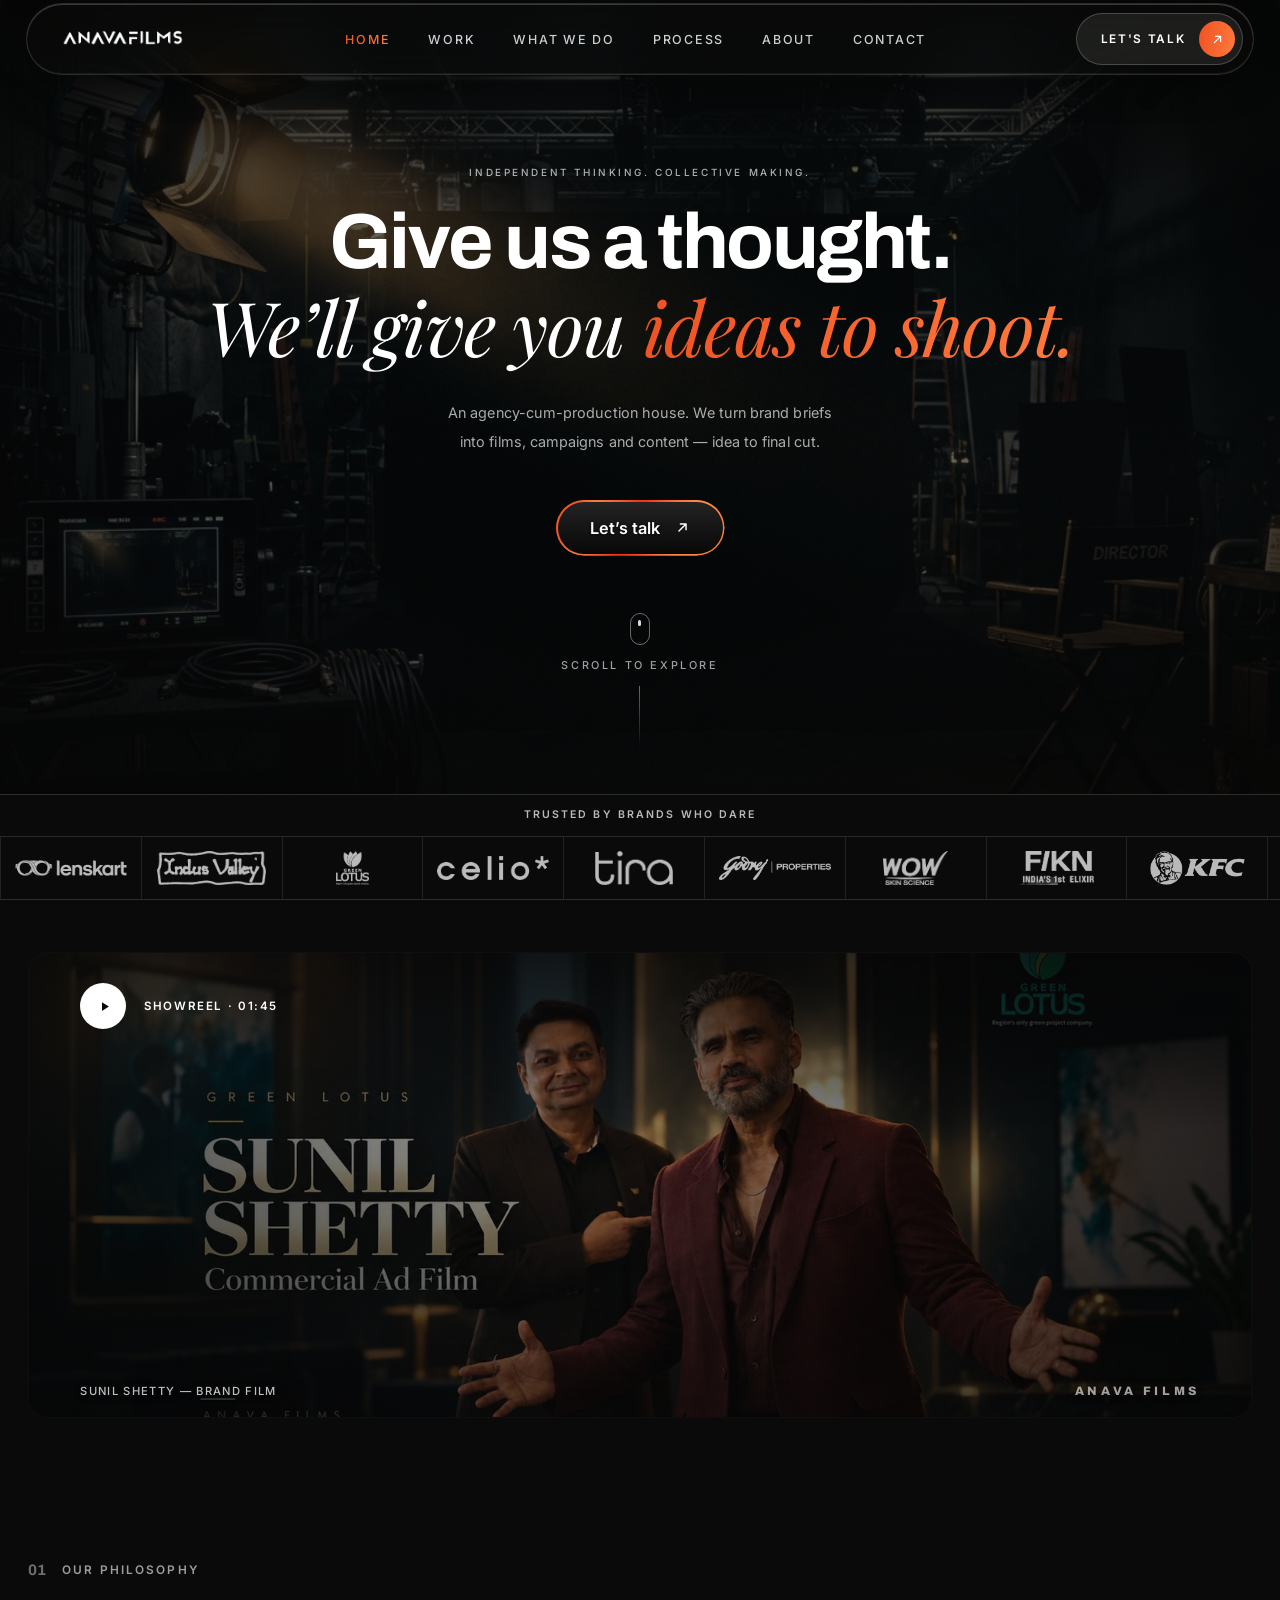
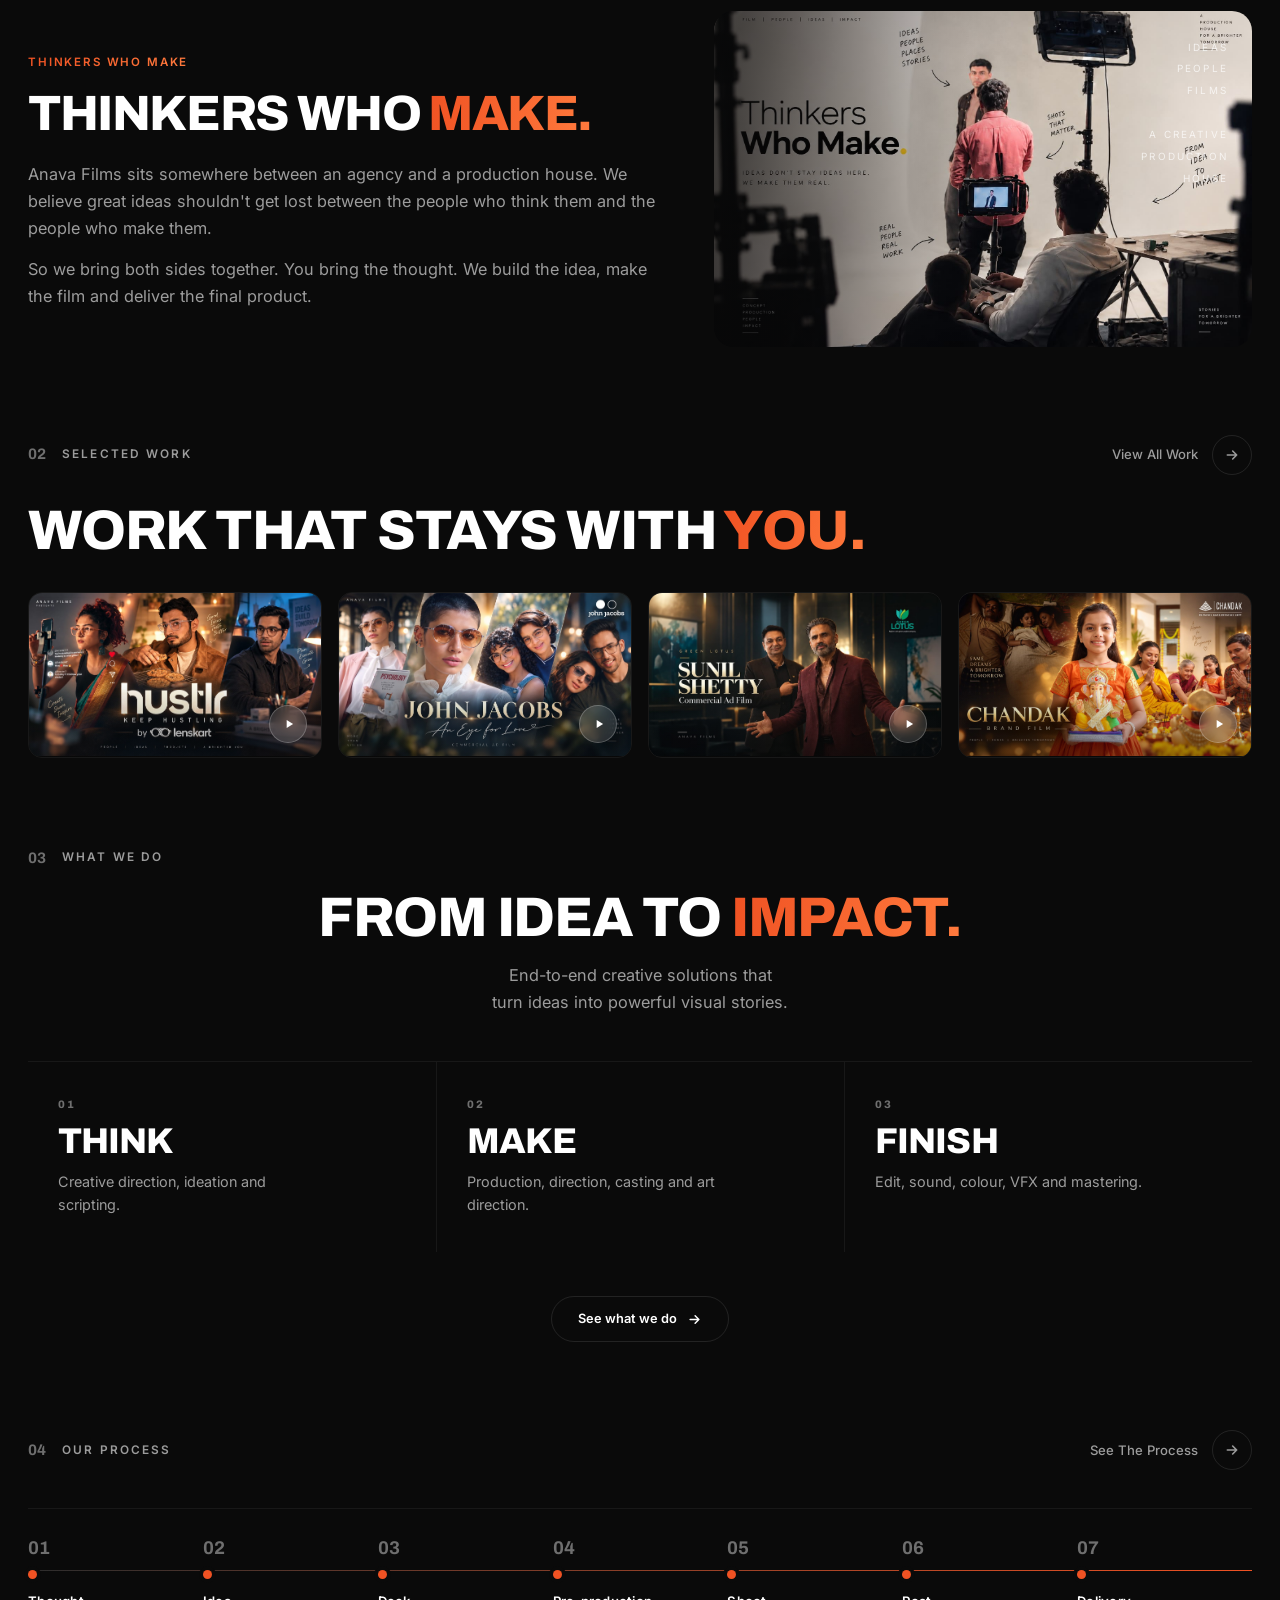
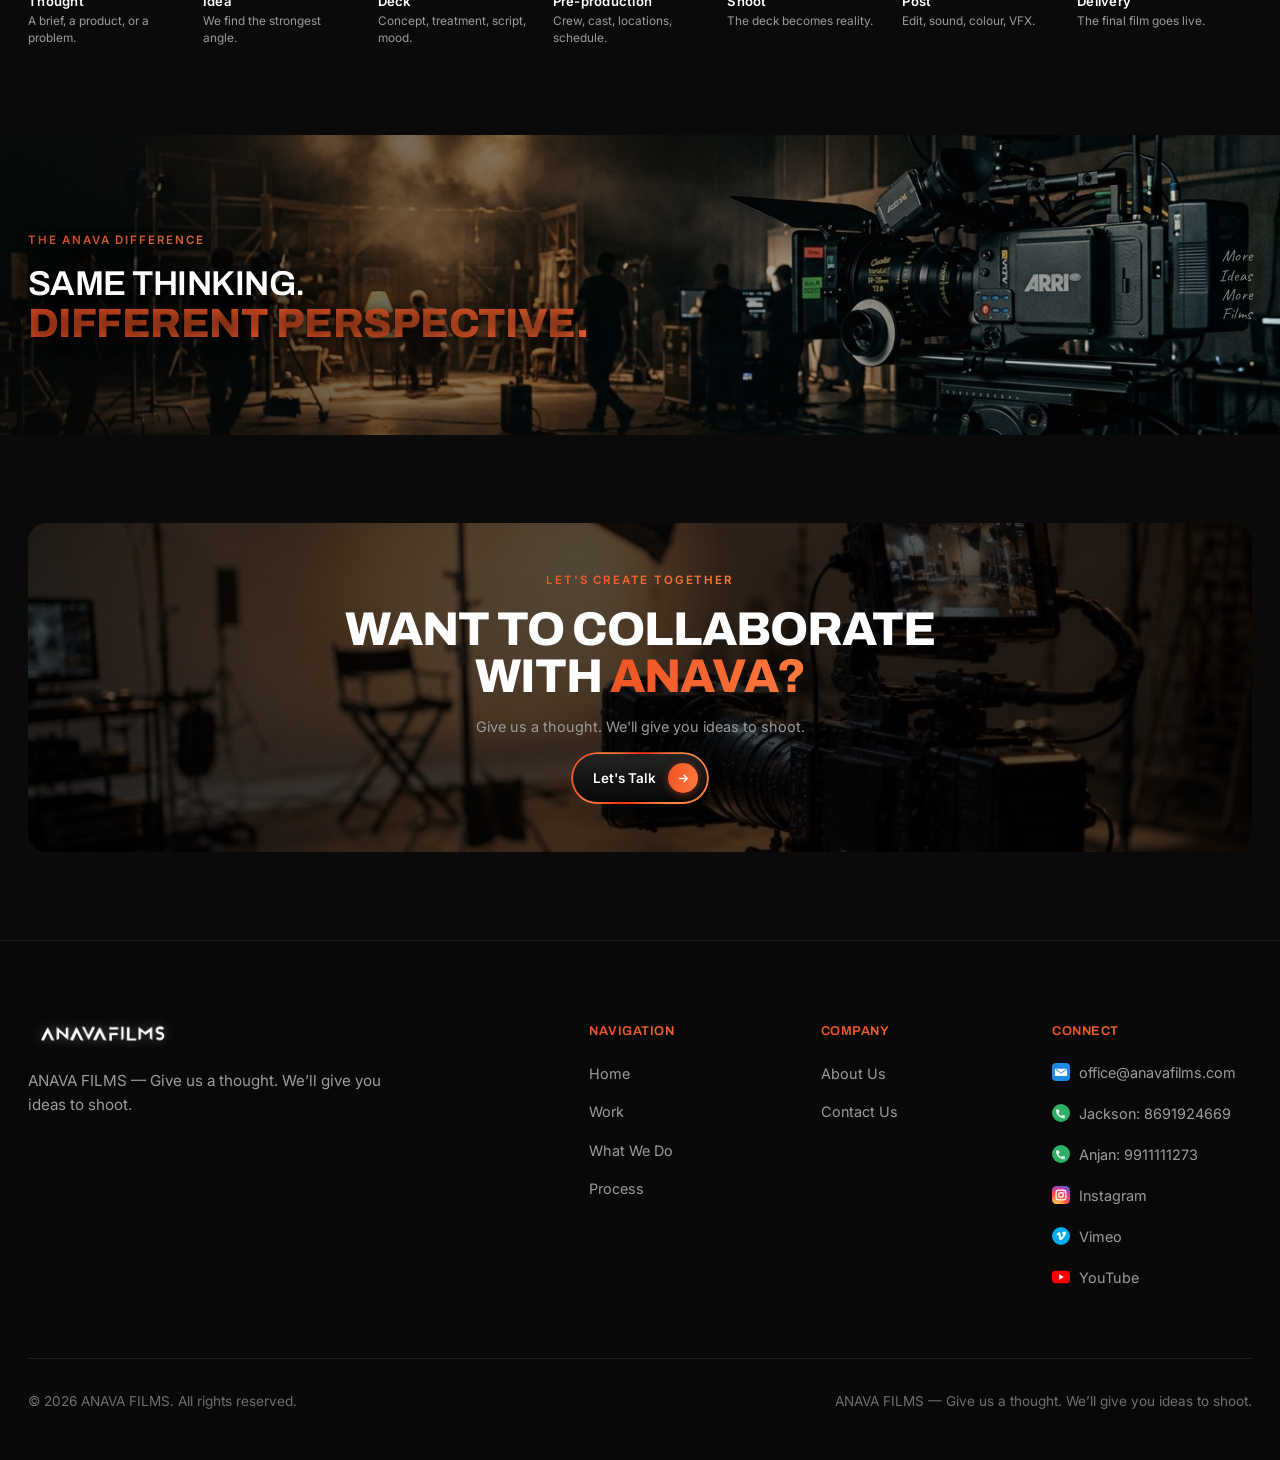
<file: index.html>
<!DOCTYPE html>
<html lang="en">
<head>
<meta charset="UTF-8">
<meta name="viewport" content="width=device-width, initial-scale=1">
<title>ANAVA FILMS — Give us a thought. We'll give you ideas to shoot.</title>
<meta name="description" content="Anava Films is an agency-cum-production house in Mumbai and Delhi taking a thought all the way to the final frame.">
<link rel="icon" type="image/png" href="favicon.png">
<link rel="preconnect" href="https://fonts.googleapis.com">
<link rel="preconnect" href="https://fonts.gstatic.com" crossorigin>
<link href="https://fonts.googleapis.com/css2?family=Archivo:wght@500;600;700;800;900&family=Caveat:wght@500;600&family=Inter:wght@300;400;500;600;700&family=Playfair+Display:ital,wght@0,400;0,500;1,400;1,500&display=swap" rel="stylesheet">
<link rel="stylesheet" href="assets/css/anava.css">
<script defer src="assets/js/anava.js"></script>
</head>
<body>

<header class="site-header">
  <div class="header-inner">
    <a href="/" class="brand"><img src="assets/images/anava_official_logo_white.png" alt="ANAVA FILMS"></a>
    <nav class="nav"><ul style="display:contents"><li><a href="/" class="active">Home</a></li><li><a href="work" class="">Work</a></li><li><a href="what-we-do" class="">What We Do</a></li><li><a href="process" class="">Process</a></li><li><a href="about" class="">About</a></li><li><a href="contact" class="">Contact</a></li></ul></nav>
    <div class="header-actions" style="display:flex;align-items:center;gap:14px">
      <a href="contact" class="btn-talk">Let's Talk <span class="circ"><svg viewBox="0 0 24 24" fill="none" stroke="currentColor" stroke-width="2" stroke-linecap="round" stroke-linejoin="round"><path d="M7 17L17 7M9 7h8v8"/></svg></span></a>
      <button class="burger" aria-label="Menu" aria-expanded="false"><span></span><span></span><span></span></button>
    </div>
  </div>
</header>

<section class="hero-cine">
  <div class="hero-cine-bg">
    <img src="assets/images/home-hero-studio.jpg" alt="" fetchpriority="high">
  </div>

  <div class="container hero-cine-inner">
    <span class="hero-eyebrow">Independent thinking. Collective making.</span>
    <h1 class="hero-cine-title">
      <span class="hl-1">Give us a thought.</span>
      <span class="hl-2">We&rsquo;ll give you <em>ideas to shoot.</em></span>
    </h1>
    <p class="hero-cine-lead">An agency-cum-production house. We turn brand briefs into films, campaigns and content &mdash; idea to final cut.</p>
    <div class="hero-cine-actions">
      <a href="contact" class="btn btn-primary">Let&rsquo;s talk <svg viewBox="0 0 24 24" fill="none" stroke="currentColor" stroke-width="2" stroke-linecap="round" stroke-linejoin="round"><path d="M7 17L17 7M9 7h8v8"/></svg></a>
    </div>
  </div>

  <div class="hero-foot" aria-hidden="true">
    <div class="hero-foot-mid">
      <span class="rail-mouse"><i></i></span>
      <span class="hero-foot-scroll">Scroll to explore</span>
      <span class="hero-foot-line"></span>
    </div>
  </div>

  <div class="trusted">
    <div class="trusted-inner">
      <p class="trusted-label">Trusted by brands who dare</p>
      <div class="trusted-marquee">
        <ul class="trusted-logos"><li><img src="assets/Companies logo/Lenskart.png" alt="Lenskart" loading="lazy"></li><li><img src="assets/Companies logo/Indus Valley.png" alt="Indus Valley" loading="lazy"></li><li><img src="assets/Companies logo/Green LOTUS.png" alt="Green LOTUS" loading="lazy"></li><li><img src="assets/Companies logo/celio.png" alt="celio" loading="lazy"></li><li><img src="assets/Companies logo/tira.png" alt="tira" loading="lazy"></li><li><img src="assets/Companies logo/godrej properties.png" alt="godrej properties" loading="lazy"></li><li><img src="assets/Companies logo/wow skin science.png" alt="wow skin science" loading="lazy"></li><li><img src="assets/Companies logo/fikn.png" alt="fikn" loading="lazy"></li><li><img class="logo-asis" src="assets/Companies logo/KFC-white.png" alt="KFC" loading="lazy"></li><li><img class="logo-asis" src="assets/Companies logo/Simpl ai-white.png" alt="Simpl ai" loading="lazy"></li><li><img src="assets/Companies logo/Lenskart.png" alt="Lenskart" loading="lazy"></li><li><img src="assets/Companies logo/Indus Valley.png" alt="Indus Valley" loading="lazy"></li><li><img src="assets/Companies logo/Green LOTUS.png" alt="Green LOTUS" loading="lazy"></li><li><img src="assets/Companies logo/celio.png" alt="celio" loading="lazy"></li><li><img src="assets/Companies logo/tira.png" alt="tira" loading="lazy"></li><li><img src="assets/Companies logo/godrej properties.png" alt="godrej properties" loading="lazy"></li><li><img src="assets/Companies logo/wow skin science.png" alt="wow skin science" loading="lazy"></li><li><img src="assets/Companies logo/fikn.png" alt="fikn" loading="lazy"></li><li><img class="logo-asis" src="assets/Companies logo/KFC-white.png" alt="KFC" loading="lazy"></li><li><img class="logo-asis" src="assets/Companies logo/Simpl ai-white.png" alt="Simpl ai" loading="lazy"></li></ul>
      </div>
    </div>
  </div>
</section>

<section class="section-sm">
  <div class="container">
    <div class="reel reveal" data-lightbox="assets/media/tvc/Sunil Shetty AD Landscape.mp4" data-caption="Anava Films &middot; Showreel">
      <video data-src="assets/media/tvc/Sunil Shetty AD Landscape.mp4" poster="assets/images/thumbnails/sunil-shetty-film.jpg" muted loop playsinline preload="none"></video>
      <div class="reel-overlay">
        <div class="reel-left">
          <span class="play-btn"><svg viewBox="0 0 24 24" fill="currentColor"><path d="M8 5v14l11-7z"/></svg></span>
          <span class="reel-meta">Showreel &middot; 01:45</span>
        </div>
      </div>
      <div class="reel-credit">Sunil Shetty &mdash; Brand Film</div>
      <div class="reel-mark">Anava Films</div>
    </div>
  </div>
</section>

<section class="section">
  <div class="container">
    <div class="sec-label" style="margin-bottom:28px"><span class="sec-num">01</span><span class="sec-name">Our Philosophy</span></div>
    <div class="phil-grid">
      <div class="reveal">
        <span class="eyebrow">Thinkers Who Make</span>
        <h2 class="phil-title">Thinkers who <span class="o">make.</span></h2>
        <p class="lead">Anava Films sits somewhere between an agency and a production house. We believe great ideas shouldn't get lost between the people who think them and the people who make them.</p>
        <p class="lead" style="margin-top:14px">So we bring both sides together. You bring the thought. We build the idea, make the film and deliver the final product.</p>
      </div>
      <div class="phil-media reveal">
        <img src="assets/images/thinkers-who-make.jpg" alt="Anava Films director on set">
        <div class="phil-side">Ideas<br>People<br>Films<br><br>A Creative<br>Production<br>House</div>
      </div>
    </div>
  </div>
</section>

<section class="section" style="padding-top:0">
  <div class="container">
    <div class="sec-head">
      <div class="sec-label"><span class="sec-num">02</span><span class="sec-name">Selected Work</span></div>
      <a href="work" class="sec-more">View All Work <span class="circ-arrow" style="width:40px;height:40px"><svg viewBox="0 0 24 24" fill="none" stroke="currentColor" stroke-width="2.4" stroke-linecap="round" stroke-linejoin="round"><path d="M5 12h14M13 6l6 6-6 6"/></svg></span></a>
    </div>
    <h2 class="display-sm oneline oneline-long" style="margin:-10px 0 34px">Work that stays with <span class="o">you.</span></h2>
    <div class="sel-grid reveal">
      <article class="sel" data-lightbox="assets/media/tvc/LENSKART HUSTLER AD FILM.mp4" data-caption="Lenskart &middot; Hustler — Keep Hustling">
        <video data-src="assets/media/tvc/LENSKART HUSTLER AD FILM.mp4" poster="assets/images/thumbnails/lenskart-hustler.jpg" muted loop playsinline preload="none"
               class="hover-play dwell-play"></video>
        <span class="sel-play"><svg viewBox="0 0 24 24" fill="currentColor"><path d="M8 5v14l11-7z"/></svg></span>
      </article>
      <article class="sel" data-lightbox="assets/media/tvc/LENSKART JOHN JACBOS EYEWEAR (FILM ).mp4" data-caption="John Jacobs &middot; An Eye For Love">
        <video data-src="assets/media/tvc/LENSKART JOHN JACBOS EYEWEAR (FILM ).mp4" poster="assets/images/thumbnails/john-jacobs.jpg" muted loop playsinline preload="none"
               class="hover-play dwell-play"></video>
        <span class="sel-play"><svg viewBox="0 0 24 24" fill="currentColor"><path d="M8 5v14l11-7z"/></svg></span>
      </article>
      <article class="sel" data-lightbox="assets/media/tvc/Sunil Shetty AD Landscape.mp4" data-caption="Sunil Shetty &middot; The Action Icon">
        <video data-src="assets/media/tvc/Sunil Shetty AD Landscape.mp4" poster="assets/images/thumbnails/sunil-shetty-film.jpg" muted loop playsinline preload="none"
               class="hover-play dwell-play"></video>
        <span class="sel-play"><svg viewBox="0 0 24 24" fill="currentColor"><path d="M8 5v14l11-7z"/></svg></span>
      </article>
      <article class="sel" data-lightbox="assets/media/tvc/CHANDAK FILM.mp4" data-caption="Chandak Group &middot; Promise of Elegance">
        <video data-src="assets/media/tvc/CHANDAK FILM.mp4" poster="assets/images/thumbnails/chandak-film.jpg" muted loop playsinline preload="none"
               class="hover-play dwell-play"></video>
        <span class="sel-play"><svg viewBox="0 0 24 24" fill="currentColor"><path d="M8 5v14l11-7z"/></svg></span>
      </article></div>
  </div>
</section>

<section class="section" style="padding-top:0">
  <div class="container">
    <div class="sec-head" style="margin-bottom:26px">
      <div class="sec-label"><span class="sec-num">03</span><span class="sec-name">What We Do</span></div>
    </div>
    <div class="wwd-teaser-head reveal">
      <h2 class="display-sm oneline oneline-long">From idea to <span class="o">impact.</span></h2>
      <p class="lead">End-to-end creative solutions that turn ideas into powerful visual stories.</p>
    </div>
    <div class="tri reveal">
      <article class="tri-item">
        <span class="tri-n">01</span>
        <h3>Think</h3>
        <p>Creative direction, ideation and scripting.</p>
      </article>
      <article class="tri-item">
        <span class="tri-n">02</span>
        <h3>Make</h3>
        <p>Production, direction, casting and art direction.</p>
      </article>
      <article class="tri-item">
        <span class="tri-n">03</span>
        <h3>Finish</h3>
        <p>Edit, sound, colour, VFX and mastering.</p>
      </article>
    </div>
    <div class="tri-foot reveal">
      <a href="what-we-do" class="btn btn-ghost">See what we do <svg width="15" height="15" viewBox="0 0 24 24" fill="none" stroke="currentColor" stroke-width="2.4" stroke-linecap="round" stroke-linejoin="round"><path d="M5 12h14M13 6l6 6-6 6"/></svg></a>
    </div>
  </div>
</section>

<section class="section" style="padding-top:0">
  <div class="container">
    <div class="sec-head">
      <div class="sec-label"><span class="sec-num">04</span><span class="sec-name">Our Process</span></div>
      <a href="process" class="sec-more">See The Process <span class="circ-arrow" style="width:40px;height:40px"><svg viewBox="0 0 24 24" fill="none" stroke="currentColor" stroke-width="2.4" stroke-linecap="round" stroke-linejoin="round"><path d="M5 12h14M13 6l6 6-6 6"/></svg></span></a>
    </div>
    <div class="proc-rail reveal">
      <div class="proc-track">
        <article class="proc-step">
          <span class="proc-num">01</span>
          <span class="proc-dot"></span>
          <h4 class="proc-name">Thought</h4>
          <p class="proc-note">A brief, a product, or a problem.</p>
        </article>
        <article class="proc-step">
          <span class="proc-num">02</span>
          <span class="proc-dot"></span>
          <h4 class="proc-name">Idea</h4>
          <p class="proc-note">We find the strongest angle.</p>
        </article>
        <article class="proc-step">
          <span class="proc-num">03</span>
          <span class="proc-dot"></span>
          <h4 class="proc-name">Deck</h4>
          <p class="proc-note">Concept, treatment, script, mood.</p>
        </article>
        <article class="proc-step">
          <span class="proc-num">04</span>
          <span class="proc-dot"></span>
          <h4 class="proc-name">Pre-production</h4>
          <p class="proc-note">Crew, cast, locations, schedule.</p>
        </article>
        <article class="proc-step">
          <span class="proc-num">05</span>
          <span class="proc-dot"></span>
          <h4 class="proc-name">Shoot</h4>
          <p class="proc-note">The deck becomes reality.</p>
        </article>
        <article class="proc-step">
          <span class="proc-num">06</span>
          <span class="proc-dot"></span>
          <h4 class="proc-name">Post</h4>
          <p class="proc-note">Edit, sound, colour, VFX.</p>
        </article>
        <article class="proc-step">
          <span class="proc-num">07</span>
          <span class="proc-dot"></span>
          <h4 class="proc-name">Delivery</h4>
          <p class="proc-note">The final film goes live.</p>
        </article></div>
    </div>
  </div>
</section>

<section class="statement reveal">
  <div class="statement-bg"><img src="assets/images/hero_dark.jpg" alt=""></div>
  <div class="container statement-inner">
    <span class="eyebrow">The Anava difference</span>
    <h2 class="statement-title">
      <span class="st-a">Same thinking.</span>
      <span class="st-b">Different perspective.</span>
    </h2>
  </div>
  <div class="script">More<br>Ideas<br>More<br>Films</div>
</section>

<section class="section">
  <div class="container">
    <div class="cta-band compact reveal">
      <div class="cta-band-bg"><img src="assets/images/hero_studio_bg.jpg" alt=""></div>
      <div class="cta-band-inner">
        <div>
          <span class="eyebrow">Let's create together</span>
          <h2 class="display-sm">Want to collaborate<br>with <span class="o">Anava?</span></h2>
        </div>
        <div>
          <p class="lead">Give us a thought. We'll give you ideas to shoot.</p>
          <a href="contact" class="btn btn-primary">Let's Talk <span class="circ"><svg viewBox="0 0 24 24" fill="none" stroke="currentColor" stroke-width="2.4" stroke-linecap="round" stroke-linejoin="round"><path d="M5 12h14M13 6l6 6-6 6"/></svg></span></a>
        </div>
      </div>
      <div class="script">Ideas<br>Into<br>Action</div>
    </div>
  </div>
</section>

<footer class="main-footer">
  <div class="container">
    <div class="footer-top">
      <div class="footer-brand">
        <div class="footer-logo">
          <a href="/"><img src="assets/images/anava_official_logo.png" alt="ANAVA FILMS Logo"></a>
        </div>
        <p class="footer-desc">
          ANAVA FILMS &mdash; Give us a thought. We&rsquo;ll give you ideas to shoot.
        </p>
      </div>

      <div class="footer-nav">
        <div>
          <div class="footer-col-title">NAVIGATION</div>
          <ul class="footer-links">
            <li><a href="/" class="footer-link">Home</a></li>
            <li><a href="work" class="footer-link">Work</a></li>
            <li><a href="what-we-do" class="footer-link">What We Do</a></li>
            <li><a href="process" class="footer-link">Process</a></li>
          </ul>
        </div>

        <div>
          <div class="footer-col-title">COMPANY</div>
          <ul class="footer-links">
            <li><a href="about" class="footer-link">About Us</a></li>
            <li><a href="contact" class="footer-link">Contact Us</a></li>
          </ul>
        </div>

        <div>
          <div class="footer-col-title">CONNECT</div>
          <ul class="footer-links">
            <li>
              <a href="mailto:office@anavafilms.com" class="footer-link footer-social-link">
                <img src="assets/images/icons/mail.svg" alt="Email" class="footer-social-icon" width="18" height="18">
                <span>office@anavafilms.com</span>
              </a>
            </li>
            <li>
              <a href="tel:+918691924669" class="footer-link footer-social-link">
                <img src="assets/images/icons/call.svg" alt="Call" class="footer-social-icon" width="18" height="18">
                <span>Jackson: 8691924669</span>
              </a>
            </li>
            <li>
              <a href="tel:+919911111273" class="footer-link footer-social-link">
                <img src="assets/images/icons/call.svg" alt="Call" class="footer-social-icon" width="18" height="18">
                <span>Anjan: 9911111273</span>
              </a>
            </li>
            <li>
              <a href="https://www.instagram.com/anava_films" target="_blank" rel="noopener noreferrer" class="footer-link footer-social-link">
                <img src="assets/images/icons/instagram.svg" alt="Instagram" class="footer-social-icon" width="18" height="18">
                <span>Instagram</span>
              </a>
            </li>
            <li>
              <a href="https://vimeo.com/zackdirect" target="_blank" rel="noopener noreferrer" class="footer-link footer-social-link">
                <img src="assets/images/icons/vimeo.svg" alt="Vimeo" class="footer-social-icon" width="18" height="18">
                <span>Vimeo</span>
              </a>
            </li>
            <li>
              <a href="https://www.youtube.com/@anava-films" target="_blank" rel="noopener noreferrer" class="footer-link footer-social-link">
                <img src="assets/images/icons/youtube.svg" alt="YouTube" class="footer-social-icon" width="18" height="18">
                <span>YouTube</span>
              </a>
            </li>
          </ul>
        </div>
      </div>
    </div>

    <div class="footer-bottom">
      <div>&copy; <span data-year></span> ANAVA FILMS. All rights reserved.</div>
      <div>ANAVA FILMS &mdash; Give us a thought. We&rsquo;ll give you ideas to shoot.</div>
    </div>
  </div>
</footer>

<div class="lightbox" id="lightbox">
  <button class="lightbox-close" aria-label="Close">&times;</button>
  <div class="lightbox-inner">
    <div id="lightbox-body"></div>
    <p class="lightbox-cap" id="lightbox-cap"></p>
  </div>
</div>
</body>
</html>
</file>
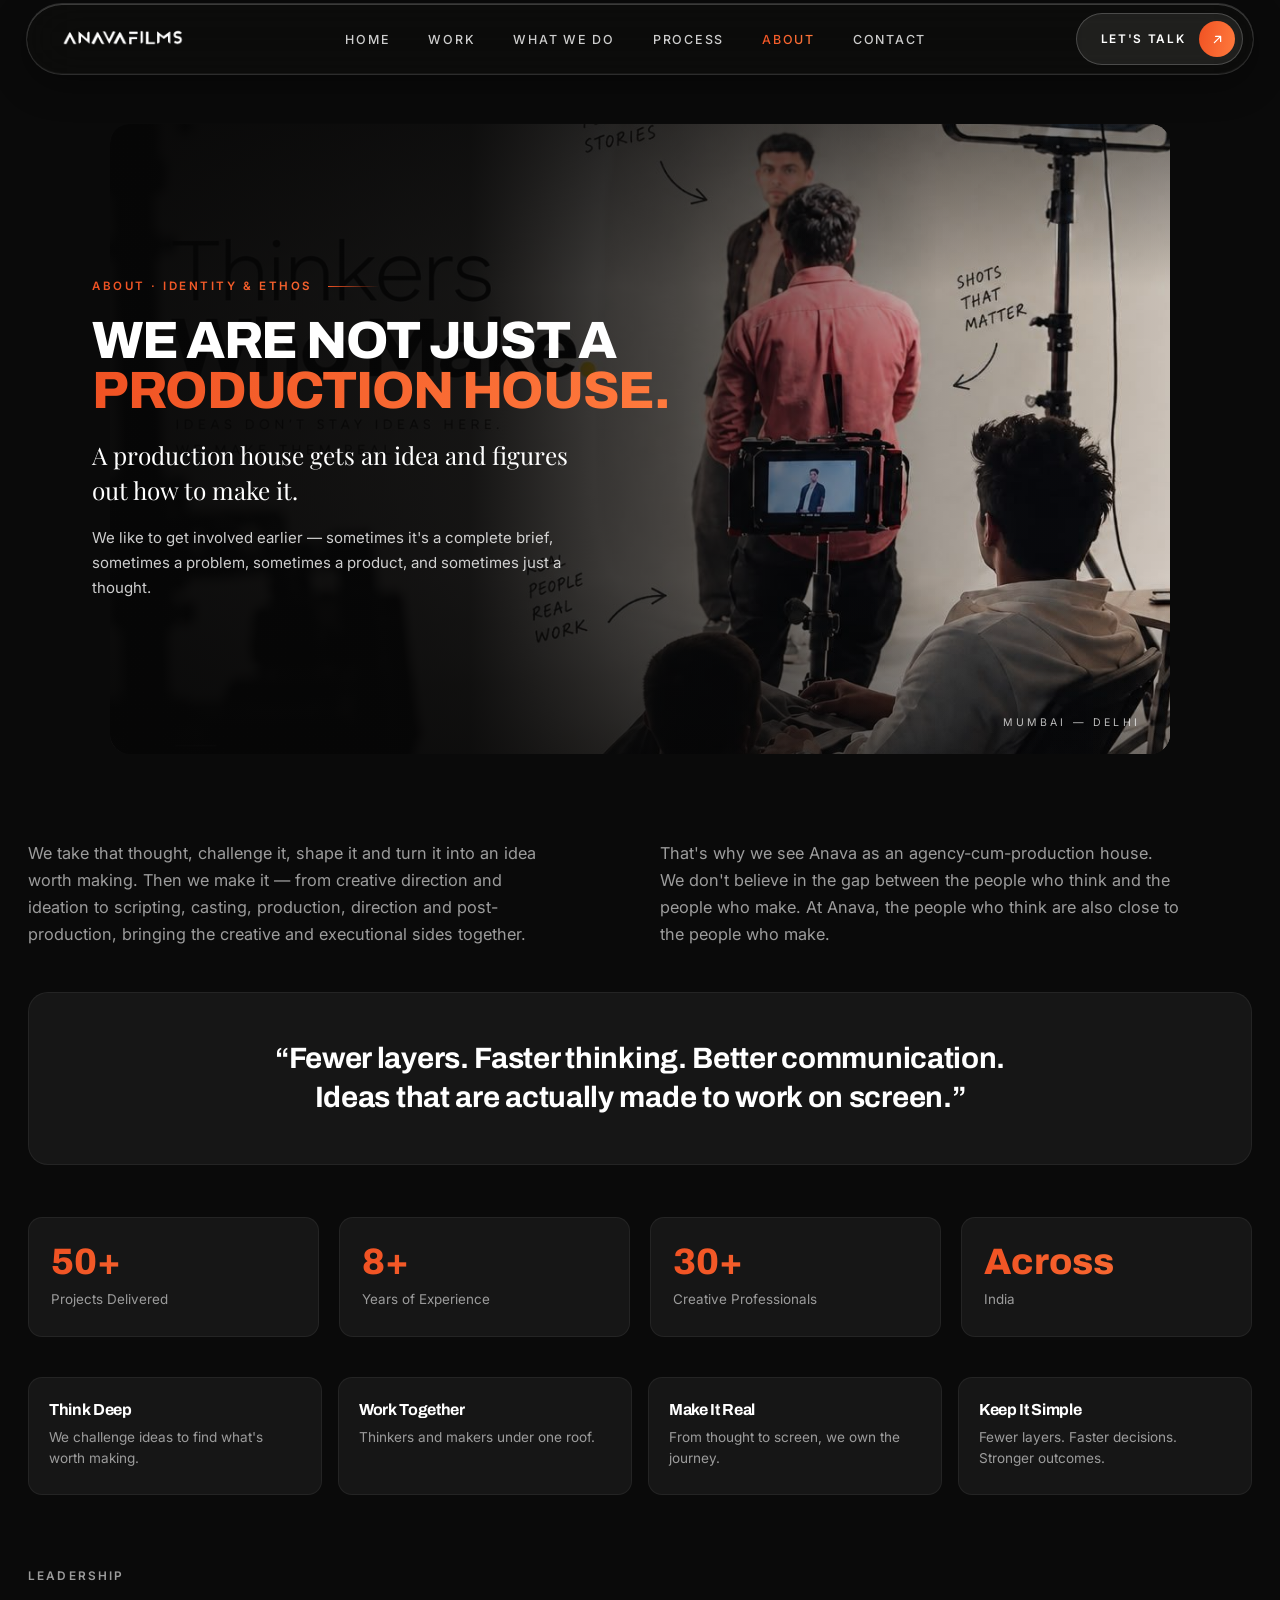
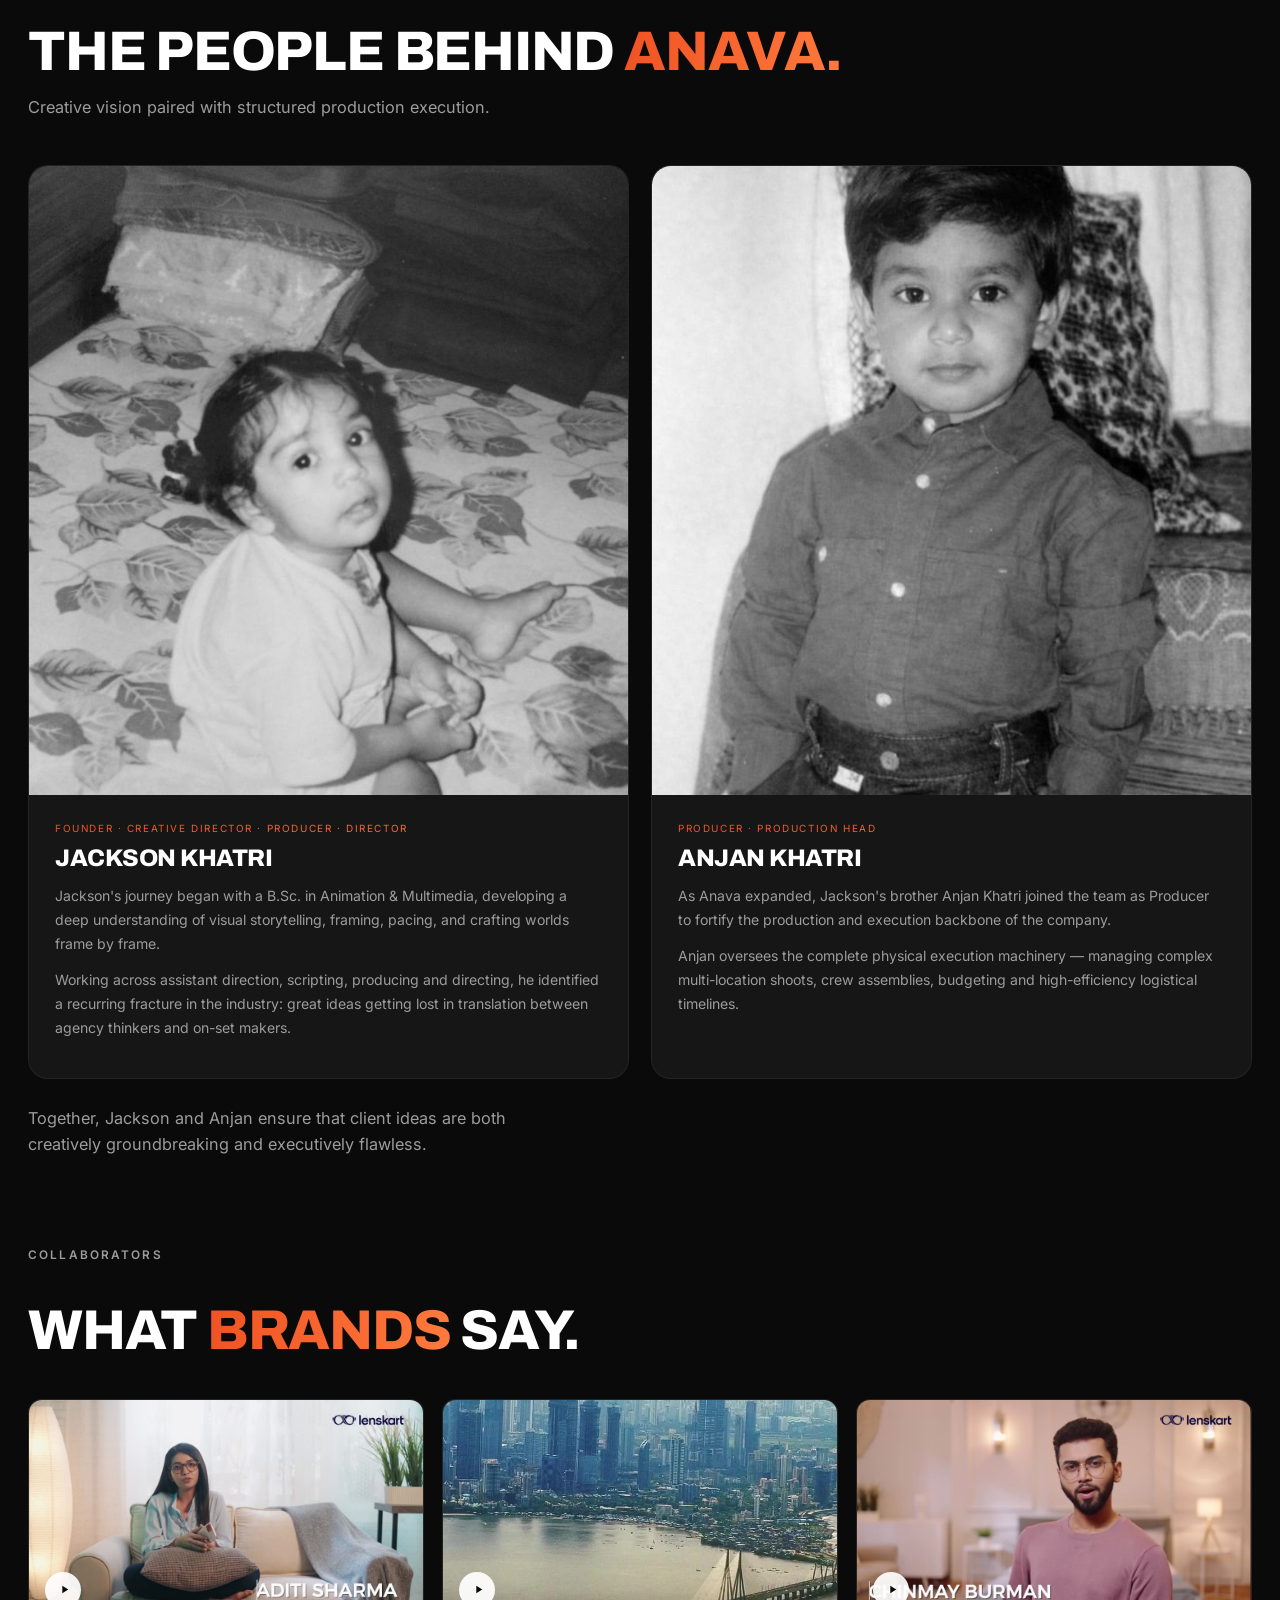
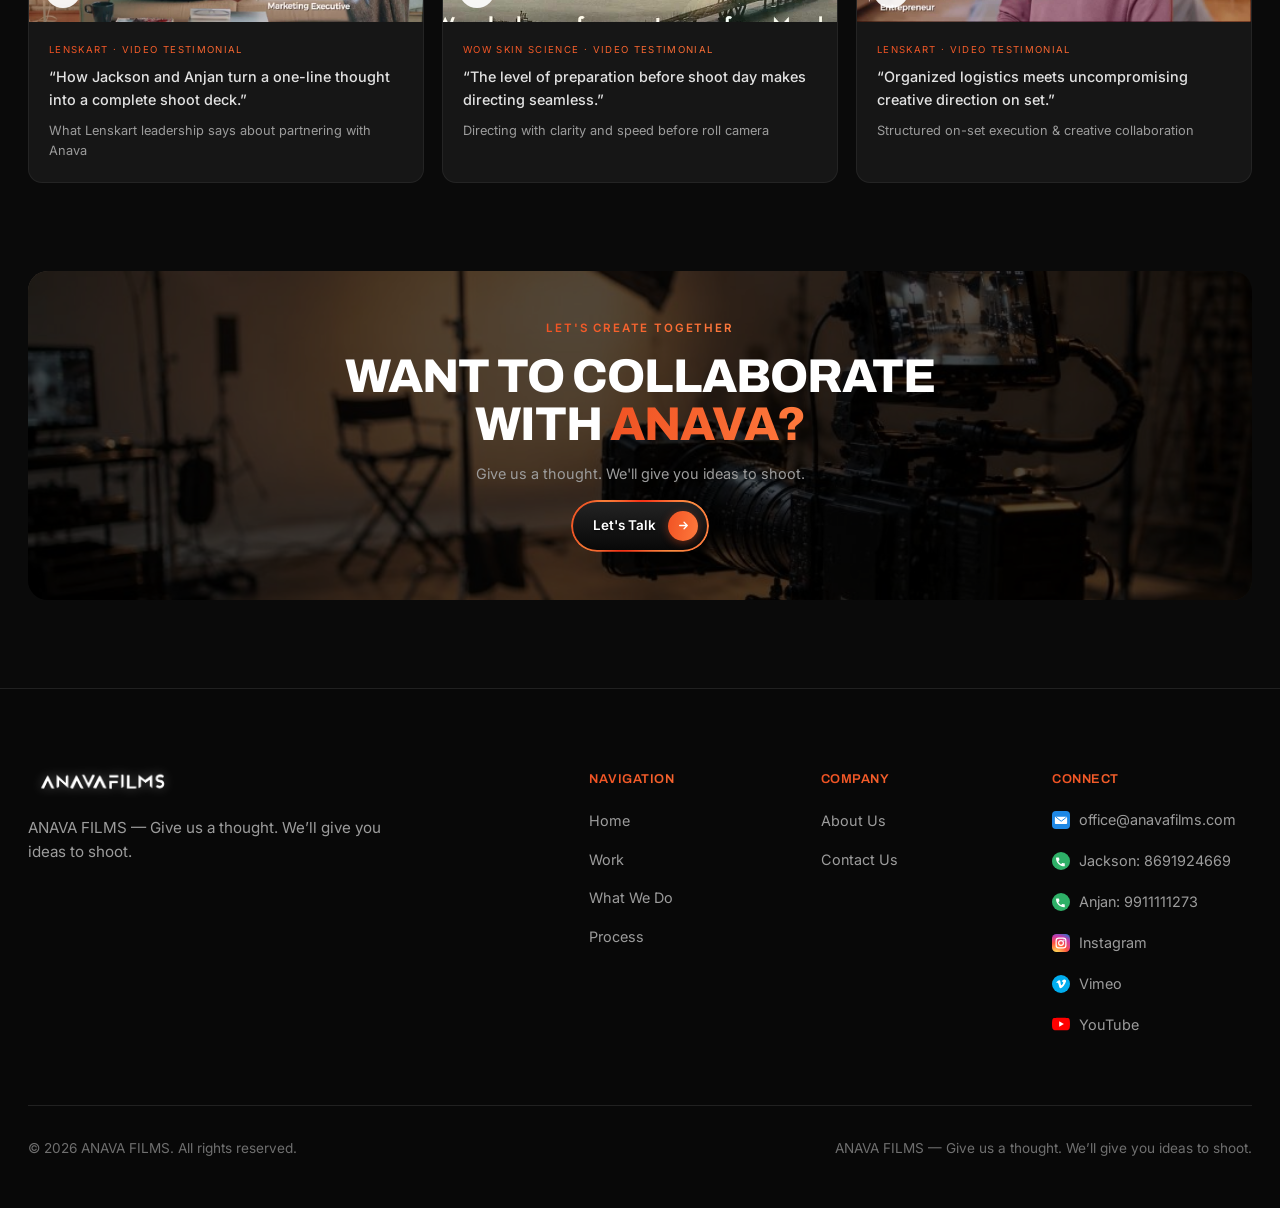
<file: about.html>
<!DOCTYPE html>
<html lang="en">
<head>
<meta charset="UTF-8">
<meta name="viewport" content="width=device-width, initial-scale=1">
<title>About — ANAVA FILMS</title>
<meta name="description" content="We are not just a production house. Anava Films is an agency-cum-production house where the people who think are close to the people who make.">
<link rel="icon" type="image/png" href="favicon.png">
<link rel="preconnect" href="https://fonts.googleapis.com">
<link rel="preconnect" href="https://fonts.gstatic.com" crossorigin>
<link href="https://fonts.googleapis.com/css2?family=Archivo:wght@500;600;700;800;900&family=Caveat:wght@500;600&family=Inter:wght@300;400;500;600;700&family=Playfair+Display:ital,wght@0,400;0,500;1,400;1,500&display=swap" rel="stylesheet">
<link rel="stylesheet" href="assets/css/anava.css">
<script defer src="assets/js/anava.js"></script>
</head>
<body>

<header class="site-header">
  <div class="header-inner">
    <a href="/" class="brand"><img src="assets/images/anava_official_logo_white.png" alt="ANAVA FILMS"></a>
    <nav class="nav"><ul style="display:contents"><li><a href="/" class="">Home</a></li><li><a href="work" class="">Work</a></li><li><a href="what-we-do" class="">What We Do</a></li><li><a href="process" class="">Process</a></li><li><a href="about" class="active">About</a></li><li><a href="contact" class="">Contact</a></li></ul></nav>
    <div class="header-actions" style="display:flex;align-items:center;gap:14px">
      <a href="contact" class="btn-talk">Let's Talk <span class="circ"><svg viewBox="0 0 24 24" fill="none" stroke="currentColor" stroke-width="2" stroke-linecap="round" stroke-linejoin="round"><path d="M7 17L17 7M9 7h8v8"/></svg></span></a>
      <button class="burger" aria-label="Menu" aria-expanded="false"><span></span><span></span><span></span></button>
    </div>
  </div>
</header>

<section class="hero-split centered">
  <div class="container">
    <div class="hero-split-grid">
      <div class="hero-copy reveal">
        <span class="eyebrow">About &middot; Identity &amp; Ethos</span>
        <h1 class="display display-2line"><span>We are not just a</span><span class="o">production house.</span></h1>
        <p class="standfirst">A production house gets an idea and figures out how to make it.</p>
        <p class="lead">We like to get involved earlier &mdash; sometimes it's a complete brief, sometimes a problem, sometimes a product, and sometimes just a thought.</p>
      </div>
      <div class="hero-media shift-right reveal">
        <img src="assets/images/thinkers-who-make.jpg" alt="Anava Films team">
        <div class="hero-script script">Thinkers<br>Who<br>Make</div>
        <div class="hero-tag">Mumbai &mdash; Delhi</div>
      </div>
    </div>
  </div>
</section>

<section class="section-sm">
  <div class="container">
    <div class="wwd-grid wwd-grid-even">
      <div class="reveal">
        <p class="lead">We take that thought, challenge it, shape it and turn it into an idea worth making. Then we make it — from creative direction and ideation to scripting, casting, production, direction and post-production, bringing the creative and executional sides together.</p>
      </div>
      <div class="reveal">
        <p class="lead">That's why we see Anava as an agency-cum-production house. We don't believe in the gap between the people who think and the people who make. At Anava, the people who think are also close to the people who make.</p>
      </div>
    </div>
    <div class="pull-quote reveal">
      <p>&ldquo;Fewer layers. Faster thinking. Better communication.<br>Ideas that are actually made to work on screen.&rdquo;</p>
    </div>
    <div class="stats reveal"><div class="stat"><div class="stat-n">50+</div><div class="stat-l">Projects Delivered</div></div><div class="stat"><div class="stat-n">8+</div><div class="stat-l">Years of Experience</div></div><div class="stat"><div class="stat-n">30+</div><div class="stat-l">Creative Professionals</div></div><div class="stat"><div class="stat-n">Across</div><div class="stat-l">India</div></div></div>
    <div class="values reveal"><div class="value"><h4>Think Deep</h4><p>We challenge ideas to find what's worth making.</p></div><div class="value"><h4>Work Together</h4><p>Thinkers and makers under one roof.</p></div><div class="value"><h4>Make It Real</h4><p>From thought to screen, we own the journey.</p></div><div class="value"><h4>Keep It Simple</h4><p>Fewer layers. Faster decisions. Stronger outcomes.</p></div></div>
  </div>
</section>

<section class="section" style="padding-top:20px">
  <div class="container">
    <div class="sec-head">
      <div class="sec-label"><span class="sec-name">Leadership</span></div>
    </div>
    <h2 class="display-sm oneline oneline-long">The people behind <span class="o">Anava.</span></h2>
    <p class="lead" style="margin-top:14px">Creative vision paired with structured production execution.</p>
    <div class="people reveal">
      <article class="person">
        <div class="person-img"><img src="assets/images/jackson_khatri.jpg" alt="Jackson Khatri"></div>
        <div class="person-body">
          <div class="person-role">Founder &middot; Creative Director &middot; Producer &middot; Director</div>
          <h3>Jackson Khatri</h3>
          <p>Jackson's journey began with a B.Sc. in Animation &amp; Multimedia, developing a deep understanding of visual storytelling, framing, pacing, and crafting worlds frame by frame.</p>
          <p>Working across assistant direction, scripting, producing and directing, he identified a recurring fracture in the industry: great ideas getting lost in translation between agency thinkers and on-set makers.</p>
        </div>
      </article>
      <article class="person">
        <div class="person-img"><img src="assets/images/anjan_khatri.jpg" alt="Anjan Khatri"></div>
        <div class="person-body">
          <div class="person-role">Producer &middot; Production Head</div>
          <h3>Anjan Khatri</h3>
          <p>As Anava expanded, Jackson's brother Anjan Khatri joined the team as Producer to fortify the production and execution backbone of the company.</p>
          <p>Anjan oversees the complete physical execution machinery — managing complex multi-location shoots, crew assemblies, budgeting and high-efficiency logistical timelines.</p>
        </div>
      </article>
    </div>
    <p class="lead" style="margin-top:26px">Together, Jackson and Anjan ensure that client ideas are both creatively groundbreaking and executively flawless.</p>
  </div>
</section>

<section class="section" style="padding-top:0">
  <div class="container">
    <div class="sec-head">
      <div class="sec-label"><span class="sec-name">Collaborators</span></div>
    </div>
    <h2 class="display-sm oneline">What <span class="o">brands</span> say.</h2>
    <div class="tst-grid">
      <article class="tst" data-lightbox="assets/media/testimonials/LENSKART TESTIMONIAL FILM.mp4" data-caption="Lenskart &middot; Video Testimonial">
        <div class="tst-media">
          <video data-src="assets/media/testimonials/LENSKART TESTIMONIAL FILM.mp4" poster="assets/images/posters/lenskart-testimonial-film.jpg" muted loop playsinline preload="none" class="hover-play"></video>
          <span class="play-badge"><svg viewBox="0 0 24 24" fill="currentColor"><path d="M8 5v14l11-7z"/></svg></span>
        </div>
        <div class="tst-body"><div class="tst-src">Lenskart &middot; Video Testimonial</div><p>&ldquo;How Jackson and Anjan turn a one-line thought into a complete shoot deck.&rdquo;</p><span>What Lenskart leadership says about partnering with Anava</span></div>
      </article>
      <article class="tst" data-lightbox="assets/media/testimonials/WOW TESTIMONIAL .mp4" data-caption="WOW Skin Science &middot; Video Testimonial">
        <div class="tst-media">
          <video data-src="assets/media/testimonials/WOW TESTIMONIAL .mp4" poster="assets/images/posters/wow-testimonial.jpg" muted loop playsinline preload="none" class="hover-play"></video>
          <span class="play-badge"><svg viewBox="0 0 24 24" fill="currentColor"><path d="M8 5v14l11-7z"/></svg></span>
        </div>
        <div class="tst-body"><div class="tst-src">WOW Skin Science &middot; Video Testimonial</div><p>&ldquo;The level of preparation before shoot day makes directing seamless.&rdquo;</p><span>Directing with clarity and speed before roll camera</span></div>
      </article>
      <article class="tst" data-lightbox="assets/media/testimonials/LENSKART TESTIMONIAL  (1).mp4" data-caption="Lenskart &middot; Video Testimonial">
        <div class="tst-media">
          <video data-src="assets/media/testimonials/LENSKART TESTIMONIAL  (1).mp4" poster="assets/images/posters/lenskart-testimonial-1.jpg" muted loop playsinline preload="none" class="hover-play"></video>
          <span class="play-badge"><svg viewBox="0 0 24 24" fill="currentColor"><path d="M8 5v14l11-7z"/></svg></span>
        </div>
        <div class="tst-body"><div class="tst-src">Lenskart &middot; Video Testimonial</div><p>&ldquo;Organized logistics meets uncompromising creative direction on set.&rdquo;</p><span>Structured on-set execution &amp; creative collaboration</span></div>
      </article></div>
  </div>
</section>

<section class="section" style="padding-top:0">
  <div class="container">
    <div class="cta-band compact reveal">
      <div class="cta-band-bg"><img src="assets/images/hero_studio_bg.jpg" alt=""></div>
      <div class="cta-band-inner">
        <div>
          <span class="eyebrow">Let's create together</span>
          <h2 class="display-sm">Want to collaborate<br>with <span class="o">Anava?</span></h2>
        </div>
        <div>
          <p class="lead">Give us a thought. We'll give you ideas to shoot.</p>
          <a href="contact" class="btn btn-primary">Let's Talk <span class="circ"><svg viewBox="0 0 24 24" fill="none" stroke="currentColor" stroke-width="2.4" stroke-linecap="round" stroke-linejoin="round"><path d="M5 12h14M13 6l6 6-6 6"/></svg></span></a>
        </div>
      </div>
      <div class="script">Ideas<br>Into<br>Action</div>
    </div>
  </div>
</section>

<footer class="main-footer">
  <div class="container">
    <div class="footer-top">
      <div class="footer-brand">
        <div class="footer-logo">
          <a href="/"><img src="assets/images/anava_official_logo.png" alt="ANAVA FILMS Logo"></a>
        </div>
        <p class="footer-desc">
          ANAVA FILMS &mdash; Give us a thought. We&rsquo;ll give you ideas to shoot.
        </p>
      </div>

      <div class="footer-nav">
        <div>
          <div class="footer-col-title">NAVIGATION</div>
          <ul class="footer-links">
            <li><a href="/" class="footer-link">Home</a></li>
            <li><a href="work" class="footer-link">Work</a></li>
            <li><a href="what-we-do" class="footer-link">What We Do</a></li>
            <li><a href="process" class="footer-link">Process</a></li>
          </ul>
        </div>

        <div>
          <div class="footer-col-title">COMPANY</div>
          <ul class="footer-links">
            <li><a href="about" class="footer-link">About Us</a></li>
            <li><a href="contact" class="footer-link">Contact Us</a></li>
          </ul>
        </div>

        <div>
          <div class="footer-col-title">CONNECT</div>
          <ul class="footer-links">
            <li>
              <a href="mailto:office@anavafilms.com" class="footer-link footer-social-link">
                <img src="assets/images/icons/mail.svg" alt="Email" class="footer-social-icon" width="18" height="18">
                <span>office@anavafilms.com</span>
              </a>
            </li>
            <li>
              <a href="tel:+918691924669" class="footer-link footer-social-link">
                <img src="assets/images/icons/call.svg" alt="Call" class="footer-social-icon" width="18" height="18">
                <span>Jackson: 8691924669</span>
              </a>
            </li>
            <li>
              <a href="tel:+919911111273" class="footer-link footer-social-link">
                <img src="assets/images/icons/call.svg" alt="Call" class="footer-social-icon" width="18" height="18">
                <span>Anjan: 9911111273</span>
              </a>
            </li>
            <li>
              <a href="https://www.instagram.com/anava_films" target="_blank" rel="noopener noreferrer" class="footer-link footer-social-link">
                <img src="assets/images/icons/instagram.svg" alt="Instagram" class="footer-social-icon" width="18" height="18">
                <span>Instagram</span>
              </a>
            </li>
            <li>
              <a href="https://vimeo.com/zackdirect" target="_blank" rel="noopener noreferrer" class="footer-link footer-social-link">
                <img src="assets/images/icons/vimeo.svg" alt="Vimeo" class="footer-social-icon" width="18" height="18">
                <span>Vimeo</span>
              </a>
            </li>
            <li>
              <a href="https://www.youtube.com/@anava-films" target="_blank" rel="noopener noreferrer" class="footer-link footer-social-link">
                <img src="assets/images/icons/youtube.svg" alt="YouTube" class="footer-social-icon" width="18" height="18">
                <span>YouTube</span>
              </a>
            </li>
          </ul>
        </div>
      </div>
    </div>

    <div class="footer-bottom">
      <div>&copy; <span data-year></span> ANAVA FILMS. All rights reserved.</div>
      <div>ANAVA FILMS &mdash; Give us a thought. We&rsquo;ll give you ideas to shoot.</div>
    </div>
  </div>
</footer>

<div class="lightbox" id="lightbox">
  <button class="lightbox-close" aria-label="Close">&times;</button>
  <div class="lightbox-inner">
    <div id="lightbox-body"></div>
    <p class="lightbox-cap" id="lightbox-cap"></p>
  </div>
</div>
</body>
</html>
</file>
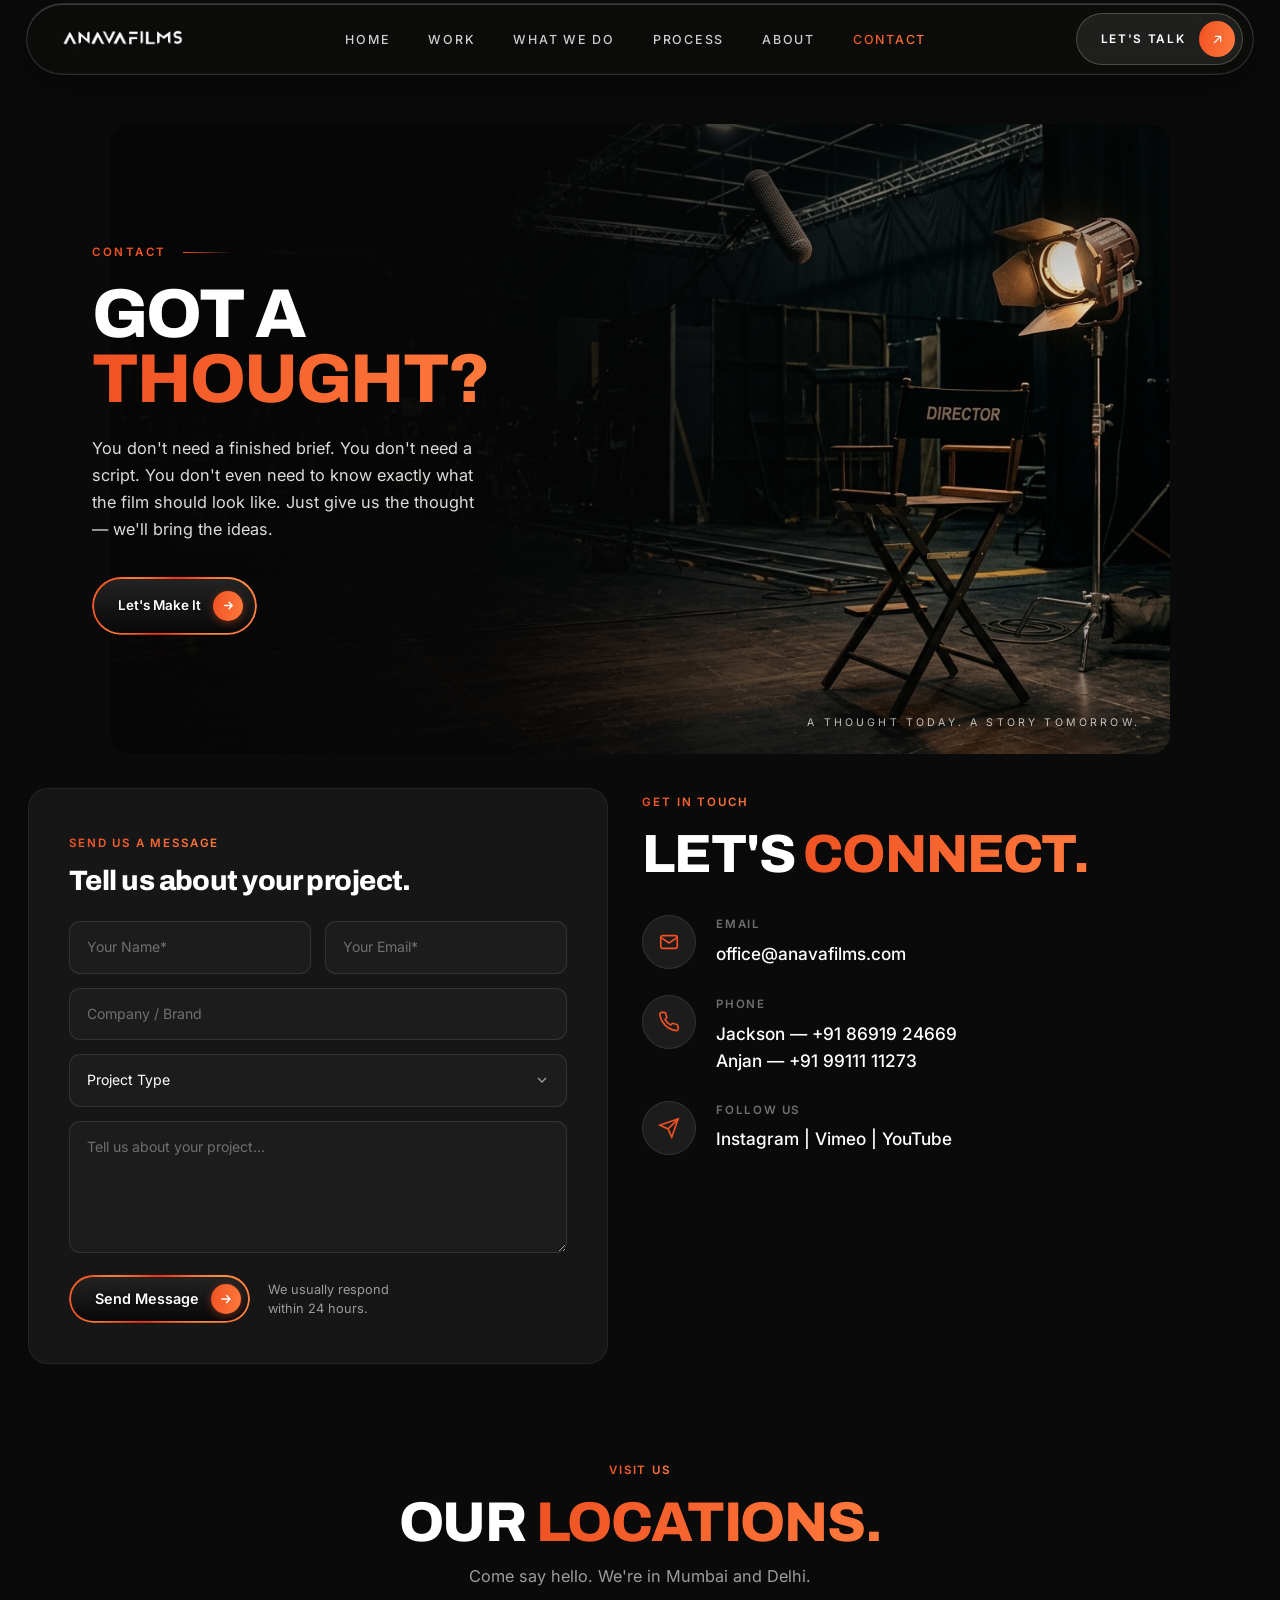
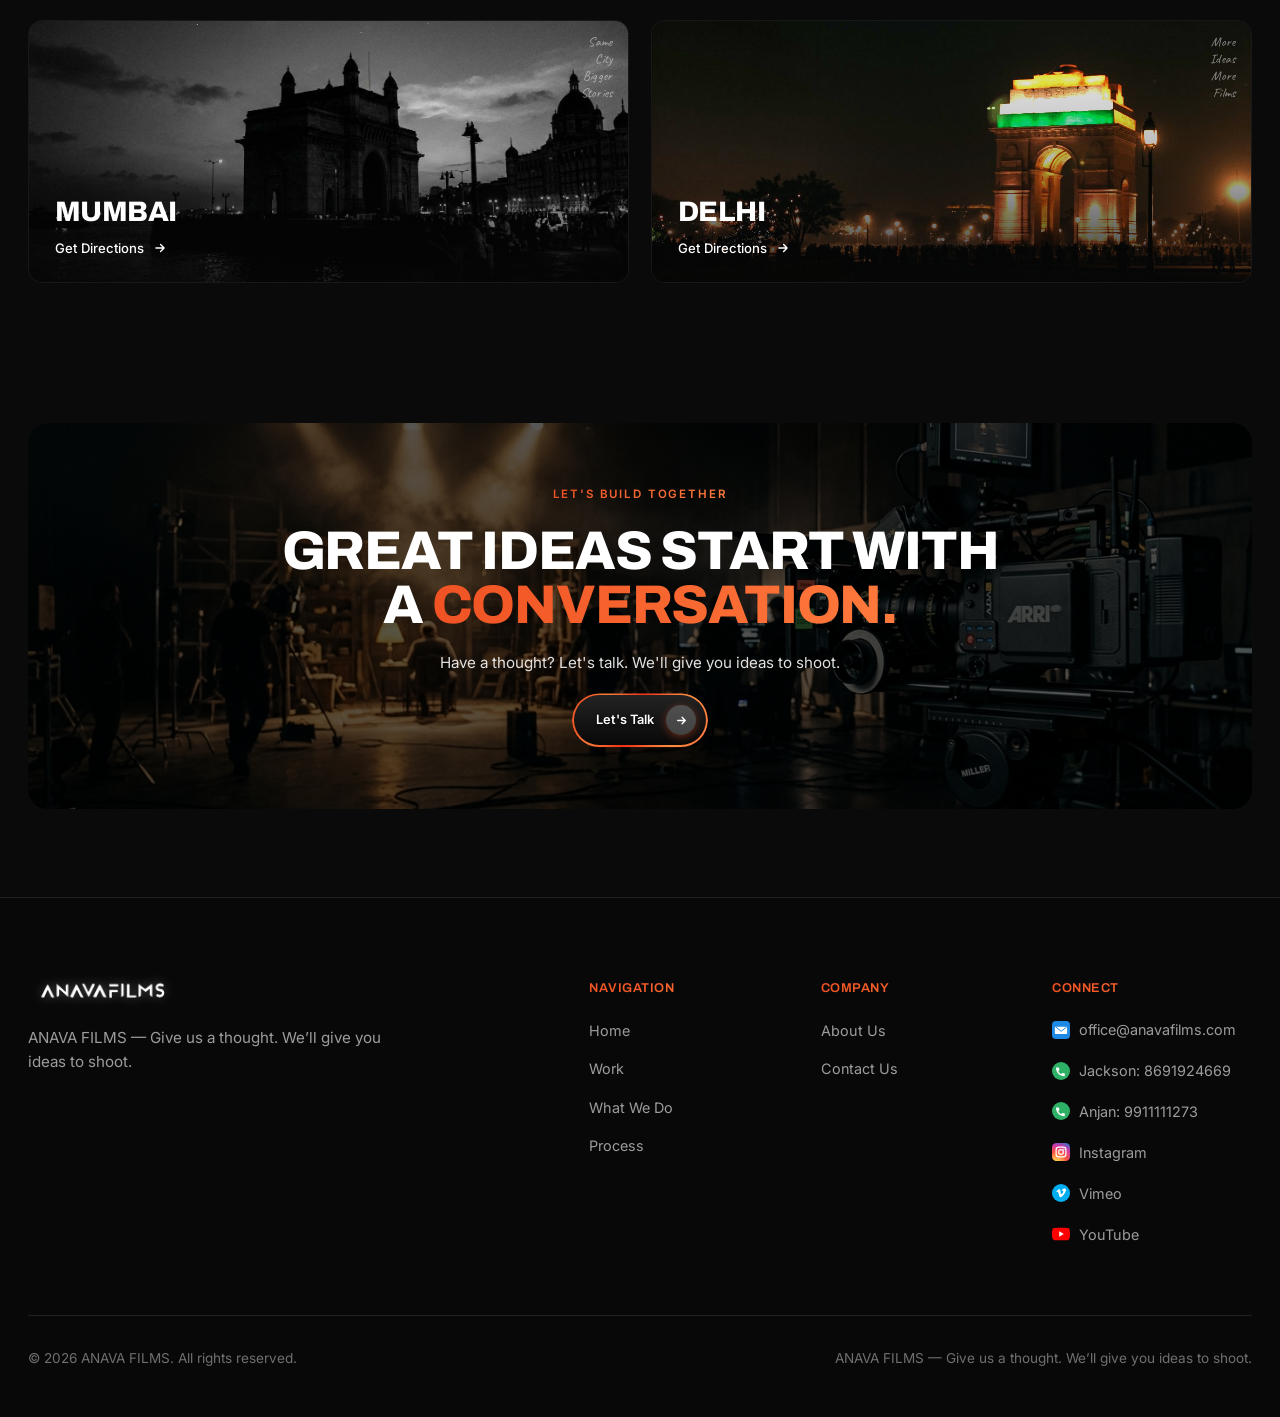
<file: contact.html>
<!DOCTYPE html>
<html lang="en">
<head>
<meta charset="UTF-8">
<meta name="viewport" content="width=device-width, initial-scale=1">
<title>Got a Thought? — Contact ANAVA FILMS</title>
<meta name="description" content="Talk to Anava Films in Mumbai and Delhi. You don't need a finished brief — just give us the thought.">
<link rel="icon" type="image/png" href="favicon.png">
<link rel="preconnect" href="https://fonts.googleapis.com">
<link rel="preconnect" href="https://fonts.gstatic.com" crossorigin>
<link href="https://fonts.googleapis.com/css2?family=Archivo:wght@500;600;700;800;900&family=Caveat:wght@500;600&family=Inter:wght@300;400;500;600;700&family=Playfair+Display:ital,wght@0,400;0,500;1,400;1,500&display=swap" rel="stylesheet">
<link rel="stylesheet" href="assets/css/anava.css">
<script defer src="assets/js/anava.js"></script>
</head>
<body>

<header class="site-header">
  <div class="header-inner">
    <a href="/" class="brand"><img src="assets/images/anava_official_logo_white.png" alt="ANAVA FILMS"></a>
    <nav class="nav"><ul style="display:contents"><li><a href="/" class="">Home</a></li><li><a href="work" class="">Work</a></li><li><a href="what-we-do" class="">What We Do</a></li><li><a href="process" class="">Process</a></li><li><a href="about" class="">About</a></li><li><a href="contact" class="active">Contact</a></li></ul></nav>
    <div class="header-actions" style="display:flex;align-items:center;gap:14px">
      <a href="contact" class="btn-talk">Let's Talk <span class="circ"><svg viewBox="0 0 24 24" fill="none" stroke="currentColor" stroke-width="2" stroke-linecap="round" stroke-linejoin="round"><path d="M7 17L17 7M9 7h8v8"/></svg></span></a>
      <button class="burger" aria-label="Menu" aria-expanded="false"><span></span><span></span><span></span></button>
    </div>
  </div>
</header>

<section class="hero-split centered">
  <div class="container">
    <div class="hero-split-grid">
      <div class="hero-copy reveal">
        <span class="eyebrow">Contact</span>
        <h1 class="display">Got a <span class="o">thought?</span></h1>
        <p class="lead">You don't need a finished brief. You don't need a script. You don't even need to know exactly what the film should look like. Just give us the thought — we'll bring the ideas.</p>
        <div class="hero-actions">
          <a href="#form" class="btn btn-light">Let's Make It <span class="circ"><svg viewBox="0 0 24 24" fill="none" stroke="currentColor" stroke-width="2.4" stroke-linecap="round" stroke-linejoin="round"><path d="M5 12h14M13 6l6 6-6 6"/></svg></span></a>
        </div>
      </div>
      <div class="hero-media reveal">
        <img src="assets/images/director_chair_hero.jpg" alt="Anava Films director chair">
        <div class="hero-script script">Ideas<br>People<br>Films</div>
        <div class="hero-tag">A thought today. A story tomorrow.</div>
      </div>
    </div>
  </div>
</section>

<section style="padding-bottom:40px" id="form">
  <div class="container">
    <div class="contact-grid">
      <div class="card-panel reveal">
        <span class="eyebrow">Send us a message</span>
        <h2 style="font-size:1.75rem;margin-top:12px">Tell us about your project.</h2>
        <form id="contact-form">
          <div class="form-grid">
            <input class="field" name="name" placeholder="Your Name*" required>
            <input class="field" name="email" type="email" placeholder="Your Email*" required>
            <input class="field full" name="company" placeholder="Company / Brand">
            <select class="field full" name="type">
              <option value="">Project Type</option>
              <option>Commercial TVC / Brand Film</option>
              <option>Vertical Film / Viral Social Reel</option>
              <option>Performance Ads / Conversion Suite</option>
              <option>Product Shoot &amp; Catalogue Visuals</option>
              <option>Podcast &amp; Studio Broadcast</option>
              <option>Creative Consulting / Just Have A Thought</option>
            </select>
            <textarea class="field full" name="message" placeholder="Tell us about your project..." required></textarea>
          </div>
          <div class="form-foot">
            <button class="btn btn-primary" type="submit">Send Message <span class="circ"><svg viewBox="0 0 24 24" fill="none" stroke="currentColor" stroke-width="2.4" stroke-linecap="round" stroke-linejoin="round"><path d="M5 12h14M13 6l6 6-6 6"/></svg></span></button>
            <p class="form-note">We usually respond within 24 hours.</p>
          </div>
        </form>
      </div>

      <div class="reveal">
        <span class="eyebrow">Get in touch</span>
        <h2 class="display-sm" style="margin:14px 0 4px">Let's <span class="o">connect.</span></h2>
        <div class="contact-rows">
          <div class="crow">
            <span class="crow-ic"><svg viewBox="0 0 24 24" fill="none" stroke="currentColor" stroke-width="1.8"><rect x="3" y="5" width="18" height="14" rx="2"/><path d="M3 7l9 6 9-6"/></svg></span>
            <div><div class="crow-label">Email</div><div class="crow-val"><a href="mailto:office@anavafilms.com">office@anavafilms.com</a></div></div>
          </div>
          <div class="crow">
            <span class="crow-ic"><svg viewBox="0 0 24 24" fill="none" stroke="currentColor" stroke-width="1.8"><path d="M22 16.9v2.5a2 2 0 0 1-2.2 2 19.8 19.8 0 0 1-8.6-3.1 19.5 19.5 0 0 1-6-6A19.8 19.8 0 0 1 2.1 3.7 2 2 0 0 1 4.1 1.5h2.5a2 2 0 0 1 2 1.7c.1 1 .4 1.9.7 2.8a2 2 0 0 1-.5 2.1L7.7 9.3a16 16 0 0 0 6 6l1.2-1.1a2 2 0 0 1 2.1-.5c.9.3 1.8.6 2.8.7a2 2 0 0 1 1.7 2z"/></svg></span>
            <div><div class="crow-label">Phone</div><div class="crow-val"><a href="tel:+918691924669">Jackson — +91 86919 24669</a><br><a href="tel:+919911111273">Anjan — +91 99111 11273</a></div></div>
          </div>
          <div class="crow">
            <span class="crow-ic"><svg viewBox="0 0 24 24" fill="none" stroke="currentColor" stroke-width="1.8"><path d="M22 2L11 13M22 2l-7 20-4-9-9-4 20-7z"/></svg></span>
            <div><div class="crow-label">Follow Us</div><div class="crow-val"><a href="https://www.instagram.com/anavafilms" target="_blank" rel="noopener">Instagram</a> | <a href="https://vimeo.com/anavafilms" target="_blank" rel="noopener">Vimeo</a> | <a href="https://www.youtube.com/@anavafilms" target="_blank" rel="noopener">YouTube</a></div></div>
          </div>
        </div>

      </div>
    </div>
  </div>
</section>

<section class="section-sm">
  <div class="container">
    <div class="loc-head reveal">
      <span class="eyebrow">Visit us</span>
      <h2 class="display-sm oneline">Our <span class="o">locations.</span></h2>
      <p class="lead">Come say hello. We're in Mumbai and Delhi.</p>
    </div>
    <div class="loc-grid reveal">
          <div class="loc">
            <div class="loc-bg"><img src="assets/images/mumbai_gateway_bg.jpg" alt="Mumbai"></div>
            <span class="script">Same<br>City<br>Bigger<br>Stories</span>
            <div class="loc-inner">
              <div class="loc-top"><h3>Mumbai</h3></div>
              <a class="loc-link" href="https://maps.google.com/?q=Linking+Road+Bandra+West+Mumbai" target="_blank" rel="noopener">Get Directions <svg width="14" height="14" viewBox="0 0 24 24" fill="none" stroke="currentColor" stroke-width="2.4" stroke-linecap="round" stroke-linejoin="round"><path d="M5 12h14M13 6l6 6-6 6"/></svg></a>
            </div>
          </div>
          <div class="loc">
            <div class="loc-bg"><img src="assets/images/delhi_indiagate_bg.jpg" alt="Delhi"></div>
            <span class="script">More<br>Ideas<br>More<br>Films</span>
            <div class="loc-inner">
              <div class="loc-top"><h3>Delhi</h3></div>
              <a class="loc-link" href="https://maps.google.com/?q=Saket+New+Delhi" target="_blank" rel="noopener">Get Directions <svg width="14" height="14" viewBox="0 0 24 24" fill="none" stroke="currentColor" stroke-width="2.4" stroke-linecap="round" stroke-linejoin="round"><path d="M5 12h14M13 6l6 6-6 6"/></svg></a>
            </div>
          </div>
    </div>
  </div>
</section>

<section class="section">
  <div class="container">
    <div class="cta-band warm reveal">
      <div class="cta-band-bg"><img src="assets/images/hero_dark.jpg" alt=""></div>
      <div class="cta-band-inner">
        <div>
          <span class="eyebrow">Let's build together</span>
          <h2 class="display-sm display-2line"><span>Great ideas start with</span><span>a <em class="o">conversation.</em></span></h2>
        </div>
        <div>
          <p class="lead">Have a thought? Let's talk. We'll give you ideas to shoot.</p>
          <a href="mailto:office@anavafilms.com" class="btn btn-primary">Let's Talk <span class="circ"><svg viewBox="0 0 24 24" fill="none" stroke="currentColor" stroke-width="2.4" stroke-linecap="round" stroke-linejoin="round"><path d="M5 12h14M13 6l6 6-6 6"/></svg></span></a>
        </div>
      </div>
      <div class="script">Ideas<br>Into<br>Action</div>
    </div>
  </div>
</section>

<footer class="main-footer">
  <div class="container">
    <div class="footer-top">
      <div class="footer-brand">
        <div class="footer-logo">
          <a href="/"><img src="assets/images/anava_official_logo.png" alt="ANAVA FILMS Logo"></a>
        </div>
        <p class="footer-desc">
          ANAVA FILMS &mdash; Give us a thought. We&rsquo;ll give you ideas to shoot.
        </p>
      </div>

      <div class="footer-nav">
        <div>
          <div class="footer-col-title">NAVIGATION</div>
          <ul class="footer-links">
            <li><a href="/" class="footer-link">Home</a></li>
            <li><a href="work" class="footer-link">Work</a></li>
            <li><a href="what-we-do" class="footer-link">What We Do</a></li>
            <li><a href="process" class="footer-link">Process</a></li>
          </ul>
        </div>

        <div>
          <div class="footer-col-title">COMPANY</div>
          <ul class="footer-links">
            <li><a href="about" class="footer-link">About Us</a></li>
            <li><a href="contact" class="footer-link">Contact Us</a></li>
          </ul>
        </div>

        <div>
          <div class="footer-col-title">CONNECT</div>
          <ul class="footer-links">
            <li>
              <a href="mailto:office@anavafilms.com" class="footer-link footer-social-link">
                <img src="assets/images/icons/mail.svg" alt="Email" class="footer-social-icon" width="18" height="18">
                <span>office@anavafilms.com</span>
              </a>
            </li>
            <li>
              <a href="tel:+918691924669" class="footer-link footer-social-link">
                <img src="assets/images/icons/call.svg" alt="Call" class="footer-social-icon" width="18" height="18">
                <span>Jackson: 8691924669</span>
              </a>
            </li>
            <li>
              <a href="tel:+919911111273" class="footer-link footer-social-link">
                <img src="assets/images/icons/call.svg" alt="Call" class="footer-social-icon" width="18" height="18">
                <span>Anjan: 9911111273</span>
              </a>
            </li>
            <li>
              <a href="https://www.instagram.com/anava_films" target="_blank" rel="noopener noreferrer" class="footer-link footer-social-link">
                <img src="assets/images/icons/instagram.svg" alt="Instagram" class="footer-social-icon" width="18" height="18">
                <span>Instagram</span>
              </a>
            </li>
            <li>
              <a href="https://vimeo.com/zackdirect" target="_blank" rel="noopener noreferrer" class="footer-link footer-social-link">
                <img src="assets/images/icons/vimeo.svg" alt="Vimeo" class="footer-social-icon" width="18" height="18">
                <span>Vimeo</span>
              </a>
            </li>
            <li>
              <a href="https://www.youtube.com/@anava-films" target="_blank" rel="noopener noreferrer" class="footer-link footer-social-link">
                <img src="assets/images/icons/youtube.svg" alt="YouTube" class="footer-social-icon" width="18" height="18">
                <span>YouTube</span>
              </a>
            </li>
          </ul>
        </div>
      </div>
    </div>

    <div class="footer-bottom">
      <div>&copy; <span data-year></span> ANAVA FILMS. All rights reserved.</div>
      <div>ANAVA FILMS &mdash; Give us a thought. We&rsquo;ll give you ideas to shoot.</div>
    </div>
  </div>
</footer>

<div class="lightbox" id="lightbox">
  <button class="lightbox-close" aria-label="Close">&times;</button>
  <div class="lightbox-inner">
    <div id="lightbox-body"></div>
    <p class="lightbox-cap" id="lightbox-cap"></p>
  </div>
</div>
</body>
</html>
</file>
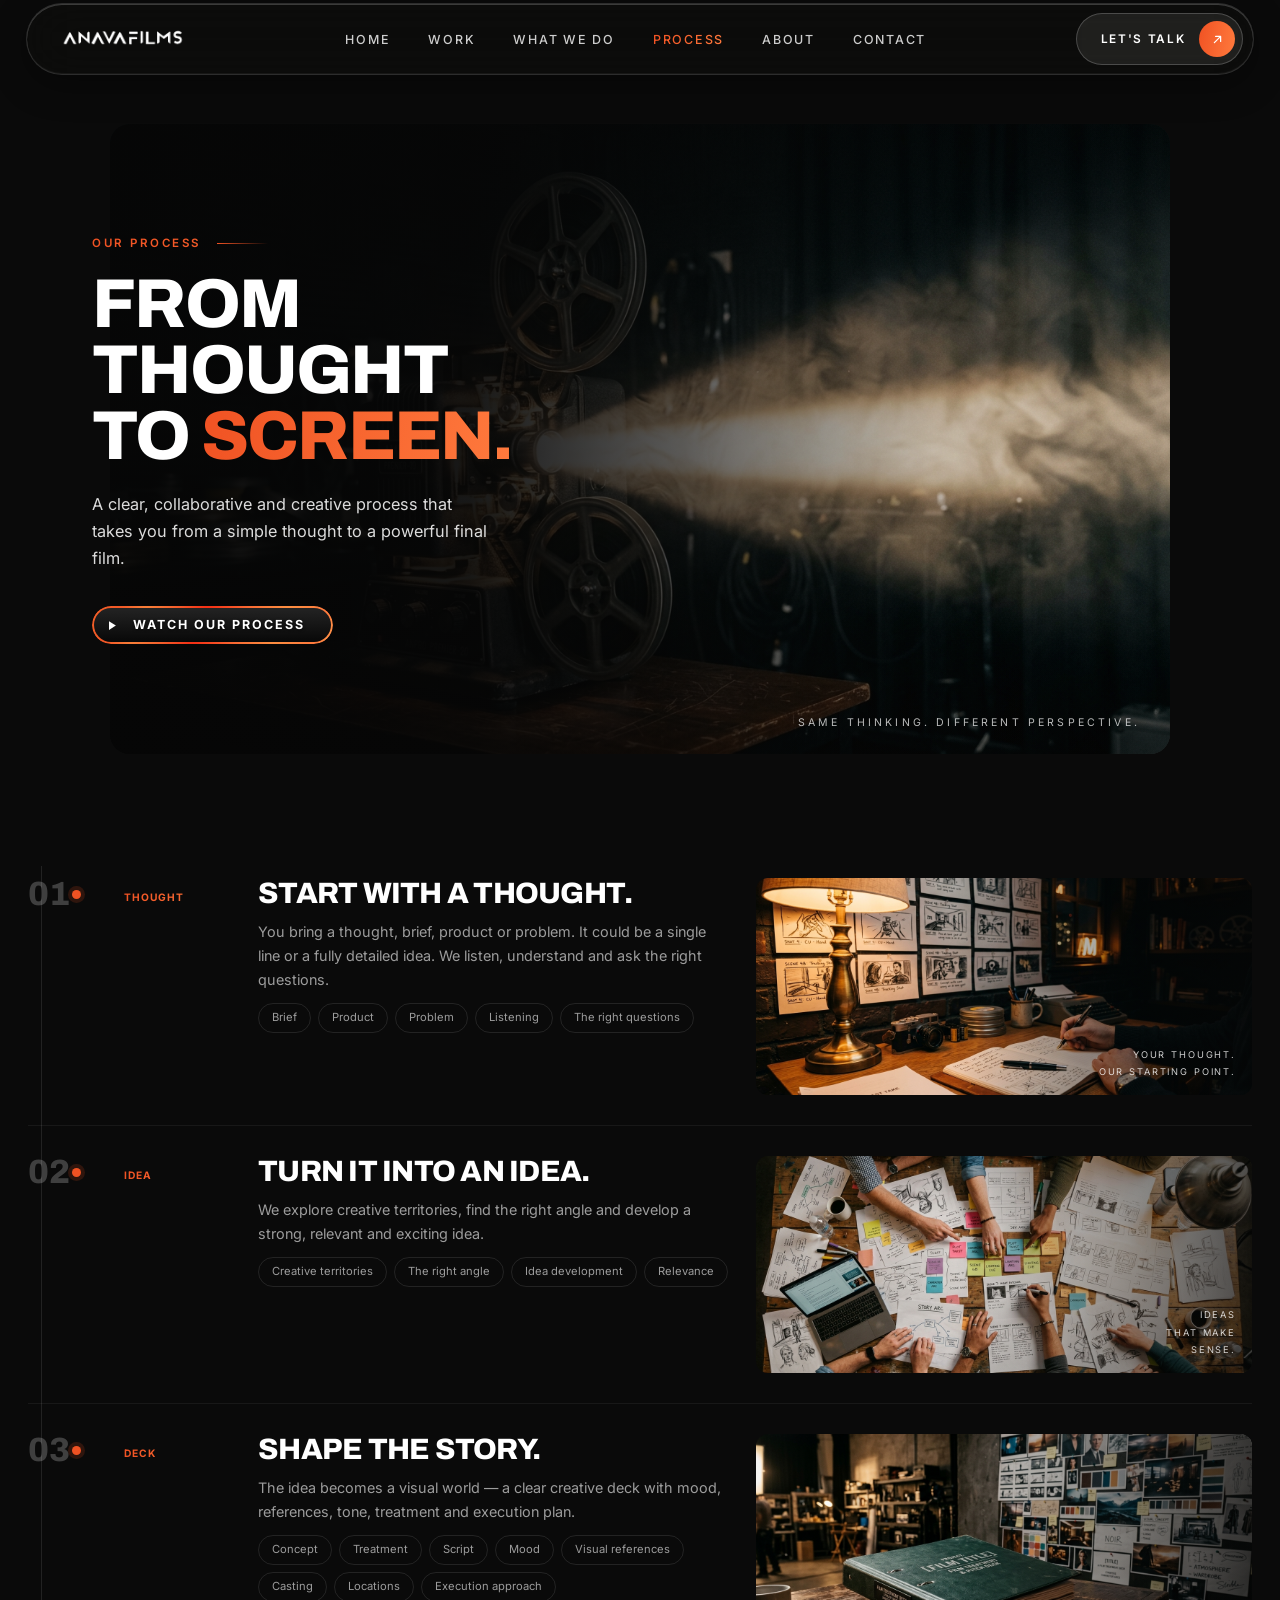
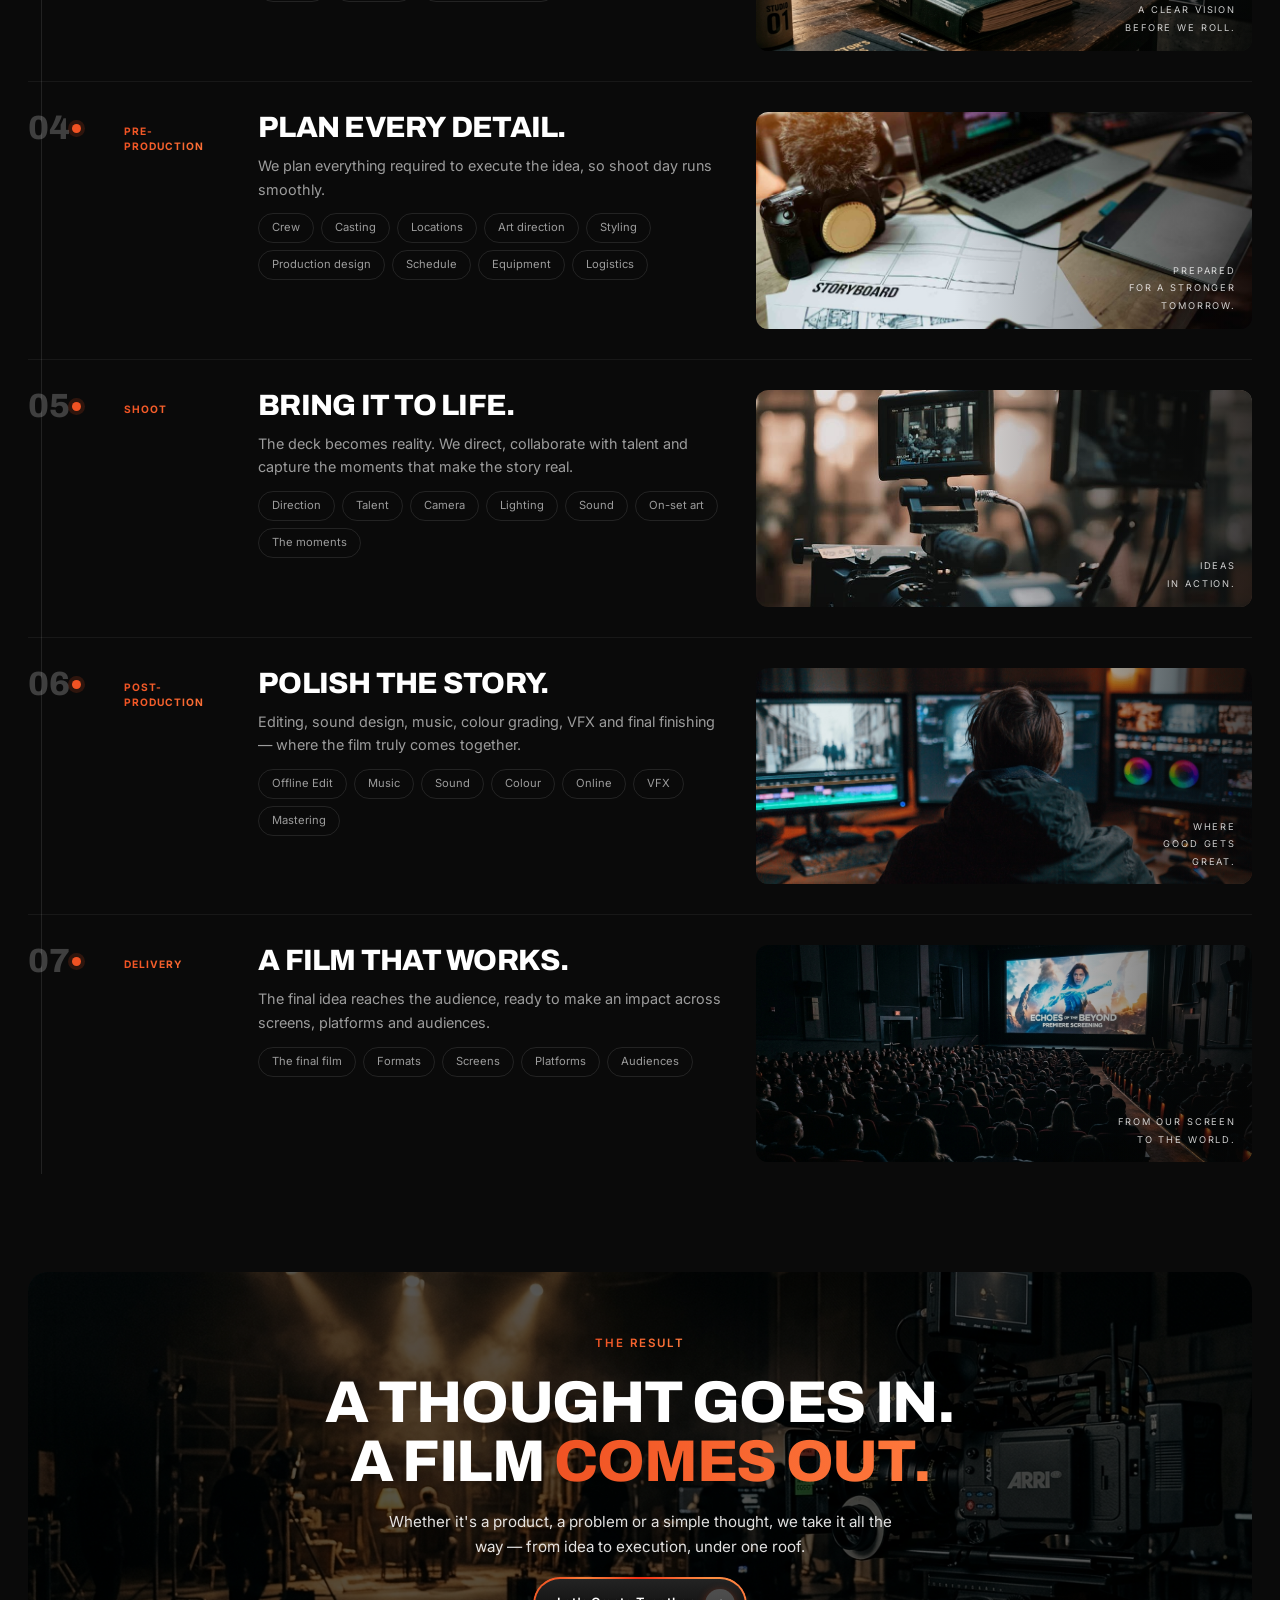
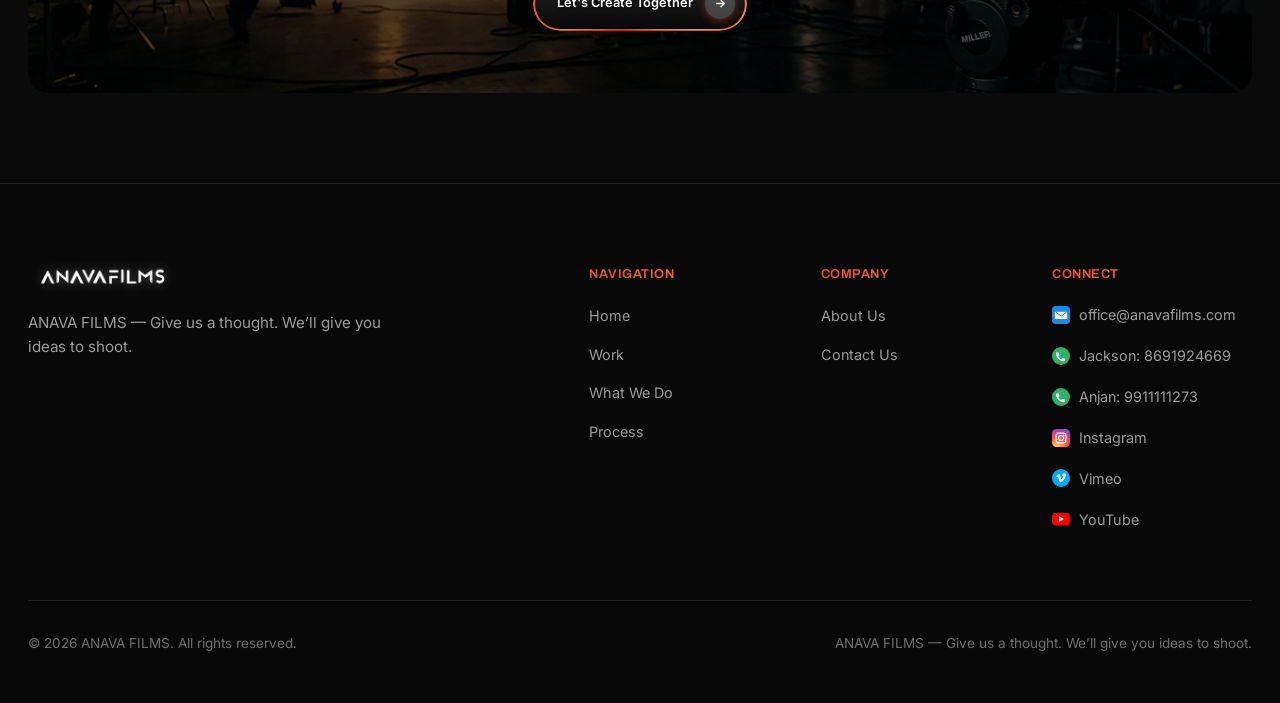
<file: process.html>
<!DOCTYPE html>
<html lang="en">
<head>
<meta charset="UTF-8">
<meta name="viewport" content="width=device-width, initial-scale=1">
<title>The Process — From Thought to Screen — ANAVA FILMS</title>
<meta name="description" content="A clear, collaborative creative process that takes you from a simple thought to a powerful final film.">
<link rel="icon" type="image/png" href="favicon.png">
<link rel="preconnect" href="https://fonts.googleapis.com">
<link rel="preconnect" href="https://fonts.gstatic.com" crossorigin>
<link href="https://fonts.googleapis.com/css2?family=Archivo:wght@500;600;700;800;900&family=Caveat:wght@500;600&family=Inter:wght@300;400;500;600;700&family=Playfair+Display:ital,wght@0,400;0,500;1,400;1,500&display=swap" rel="stylesheet">
<link rel="stylesheet" href="assets/css/anava.css">
<script defer src="assets/js/anava.js"></script>
</head>
<body>

<header class="site-header">
  <div class="header-inner">
    <a href="/" class="brand"><img src="assets/images/anava_official_logo_white.png" alt="ANAVA FILMS"></a>
    <nav class="nav"><ul style="display:contents"><li><a href="/" class="">Home</a></li><li><a href="work" class="">Work</a></li><li><a href="what-we-do" class="">What We Do</a></li><li><a href="process" class="active">Process</a></li><li><a href="about" class="">About</a></li><li><a href="contact" class="">Contact</a></li></ul></nav>
    <div class="header-actions" style="display:flex;align-items:center;gap:14px">
      <a href="contact" class="btn-talk">Let's Talk <span class="circ"><svg viewBox="0 0 24 24" fill="none" stroke="currentColor" stroke-width="2" stroke-linecap="round" stroke-linejoin="round"><path d="M7 17L17 7M9 7h8v8"/></svg></span></a>
      <button class="burger" aria-label="Menu" aria-expanded="false"><span></span><span></span><span></span></button>
    </div>
  </div>
</header>

<section class="hero-split centered">
  <div class="container">
    <div class="hero-split-grid">
      <div class="hero-copy reveal">
        <span class="eyebrow">Our Process</span>
        <h1 class="display">From thought<br>to <span class="o">screen.</span></h1>
        <p class="lead">A clear, collaborative and creative process that takes you from a simple thought to a powerful final film.</p>
        <div class="hero-actions">
          <button class="play-btn" data-lightbox="assets/media/behind-the-scenes/BTS Think.mp4" data-caption="Our Process &middot; Anava Films"><svg viewBox="0 0 24 24" fill="currentColor"><path d="M8 5v14l11-7z"/></svg><span class="pb-label">Watch Our Process</span></button>
          <span class="link-row"><span class="label">Watch Our Process</span></span>
        </div>
      </div>
      <div class="hero-media reveal">
        <img src="assets/images/process/projector_banner.jpg" alt="Anava Films process">
        <div class="hero-script script">Thoughts<br>Ideas<br>Plans<br>Action</div>
        <div class="hero-tag">Same thinking. Different perspective.</div>
      </div>
    </div>
  </div>
</section>

<section style="padding-bottom:80px">
  <div class="container">
    <div class="steps">
    <div class="step reveal">
      <div class="step-num">01</div>
      <div class="step-dot">
        <div class="step-label">Thought</div>
      </div>
      <div>
        <h3 class="step-title">Start with a thought.</h3>
        <p class="step-body" style="padding-top:12px">You bring a thought, brief, product or problem. It could be a single line or a fully detailed idea. We listen, understand and ask the right questions.</p>
        <div class="chip-row"><span class="chip">Brief</span><span class="chip">Product</span><span class="chip">Problem</span><span class="chip">Listening</span><span class="chip">The right questions</span></div>
      </div>
      <div class="step-media"><img src="assets/images/process/process_step_1.jpg" alt="Thought"><div class="caption">Your thought.<br>Our starting point.</div></div>
    </div>
    <div class="step reveal">
      <div class="step-num">02</div>
      <div class="step-dot">
        <div class="step-label">Idea</div>
      </div>
      <div>
        <h3 class="step-title">Turn it into an idea.</h3>
        <p class="step-body" style="padding-top:12px">We explore creative territories, find the right angle and develop a strong, relevant and exciting idea.</p>
        <div class="chip-row"><span class="chip">Creative territories</span><span class="chip">The right angle</span><span class="chip">Idea development</span><span class="chip">Relevance</span></div>
      </div>
      <div class="step-media"><img src="assets/images/process/process_step_2.jpg" alt="Idea"><div class="caption">Ideas<br>that make<br>sense.</div></div>
    </div>
    <div class="step reveal">
      <div class="step-num">03</div>
      <div class="step-dot">
        <div class="step-label">Deck</div>
      </div>
      <div>
        <h3 class="step-title">Shape the story.</h3>
        <p class="step-body" style="padding-top:12px">The idea becomes a visual world — a clear creative deck with mood, references, tone, treatment and execution plan.</p>
        <div class="chip-row"><span class="chip">Concept</span><span class="chip">Treatment</span><span class="chip">Script</span><span class="chip">Mood</span><span class="chip">Visual references</span><span class="chip">Casting</span><span class="chip">Locations</span><span class="chip">Execution approach</span></div>
      </div>
      <div class="step-media"><img src="assets/images/process/process_step_3.jpg" alt="Deck"><div class="caption">A clear vision<br>before we roll.</div></div>
    </div>
    <div class="step reveal">
      <div class="step-num">04</div>
      <div class="step-dot">
        <div class="step-label">Pre-production</div>
      </div>
      <div>
        <h3 class="step-title">Plan every detail.</h3>
        <p class="step-body" style="padding-top:12px">We plan everything required to execute the idea, so shoot day runs smoothly.</p>
        <div class="chip-row"><span class="chip">Crew</span><span class="chip">Casting</span><span class="chip">Locations</span><span class="chip">Art direction</span><span class="chip">Styling</span><span class="chip">Production design</span><span class="chip">Schedule</span><span class="chip">Equipment</span><span class="chip">Logistics</span></div>
      </div>
      <div class="step-media"><img src="assets/images/process/process_step_4.jpg" alt="Pre-production"><div class="caption">Prepared<br>for a stronger<br>tomorrow.</div></div>
    </div>
    <div class="step reveal">
      <div class="step-num">05</div>
      <div class="step-dot">
        <div class="step-label">Shoot</div>
      </div>
      <div>
        <h3 class="step-title">Bring it to life.</h3>
        <p class="step-body" style="padding-top:12px">The deck becomes reality. We direct, collaborate with talent and capture the moments that make the story real.</p>
        <div class="chip-row"><span class="chip">Direction</span><span class="chip">Talent</span><span class="chip">Camera</span><span class="chip">Lighting</span><span class="chip">Sound</span><span class="chip">On-set art</span><span class="chip">The moments</span></div>
      </div>
      <div class="step-media"><img src="assets/images/process/process_step_5.jpg" alt="Shoot"><div class="caption">Ideas<br>in action.</div></div>
    </div>
    <div class="step reveal">
      <div class="step-num">06</div>
      <div class="step-dot">
        <div class="step-label">Post-production</div>
      </div>
      <div>
        <h3 class="step-title">Polish the story.</h3>
        <p class="step-body" style="padding-top:12px">Editing, sound design, music, colour grading, VFX and final finishing — where the film truly comes together.</p>
        <div class="chip-row"><span class="chip">Offline Edit</span><span class="chip">Music</span><span class="chip">Sound</span><span class="chip">Colour</span><span class="chip">Online</span><span class="chip">VFX</span><span class="chip">Mastering</span></div>
      </div>
      <div class="step-media"><img src="assets/images/process/process_step_6.jpg" alt="Post-production"><div class="caption">Where<br>good gets<br>great.</div></div>
    </div>
    <div class="step reveal">
      <div class="step-num">07</div>
      <div class="step-dot">
        <div class="step-label">Delivery</div>
      </div>
      <div>
        <h3 class="step-title">A film that works.</h3>
        <p class="step-body" style="padding-top:12px">The final idea reaches the audience, ready to make an impact across screens, platforms and audiences.</p>
        <div class="chip-row"><span class="chip">The final film</span><span class="chip">Formats</span><span class="chip">Screens</span><span class="chip">Platforms</span><span class="chip">Audiences</span></div>
      </div>
      <div class="step-media"><img src="assets/images/process/process_step_7.jpg" alt="Delivery"><div class="caption">From our screen<br>to the world.</div></div>
    </div></div>
  </div>
</section>

<section style="padding-bottom:90px">
  <div class="container">
    <div class="cta-band warm reveal">
      <div class="cta-band-bg"><img src="assets/images/hero_dark.jpg" alt=""></div>
      <div class="cta-band-inner">
        <div>
          <span class="eyebrow">The Result</span>
          <h2 class="display-sm">A thought goes in.<br>A film <span class="o">comes out.</span></h2>
        </div>
        <div>
          <p class="lead">Whether it's a product, a problem or a simple thought, we take it all the way — from idea to execution, under one roof.</p>
          <a href="contact" class="btn btn-primary">Let's Create Together <span class="circ"><svg viewBox="0 0 24 24" fill="none" stroke="currentColor" stroke-width="2.4" stroke-linecap="round" stroke-linejoin="round"><path d="M5 12h14M13 6l6 6-6 6"/></svg></span></a>
        </div>
      </div>
      <div class="script">More<br>Ideas<br>More<br>Films</div>
    </div>
  </div>
</section>

<footer class="main-footer">
  <div class="container">
    <div class="footer-top">
      <div class="footer-brand">
        <div class="footer-logo">
          <a href="/"><img src="assets/images/anava_official_logo.png" alt="ANAVA FILMS Logo"></a>
        </div>
        <p class="footer-desc">
          ANAVA FILMS &mdash; Give us a thought. We&rsquo;ll give you ideas to shoot.
        </p>
      </div>

      <div class="footer-nav">
        <div>
          <div class="footer-col-title">NAVIGATION</div>
          <ul class="footer-links">
            <li><a href="/" class="footer-link">Home</a></li>
            <li><a href="work" class="footer-link">Work</a></li>
            <li><a href="what-we-do" class="footer-link">What We Do</a></li>
            <li><a href="process" class="footer-link">Process</a></li>
          </ul>
        </div>

        <div>
          <div class="footer-col-title">COMPANY</div>
          <ul class="footer-links">
            <li><a href="about" class="footer-link">About Us</a></li>
            <li><a href="contact" class="footer-link">Contact Us</a></li>
          </ul>
        </div>

        <div>
          <div class="footer-col-title">CONNECT</div>
          <ul class="footer-links">
            <li>
              <a href="mailto:office@anavafilms.com" class="footer-link footer-social-link">
                <img src="assets/images/icons/mail.svg" alt="Email" class="footer-social-icon" width="18" height="18">
                <span>office@anavafilms.com</span>
              </a>
            </li>
            <li>
              <a href="tel:+918691924669" class="footer-link footer-social-link">
                <img src="assets/images/icons/call.svg" alt="Call" class="footer-social-icon" width="18" height="18">
                <span>Jackson: 8691924669</span>
              </a>
            </li>
            <li>
              <a href="tel:+919911111273" class="footer-link footer-social-link">
                <img src="assets/images/icons/call.svg" alt="Call" class="footer-social-icon" width="18" height="18">
                <span>Anjan: 9911111273</span>
              </a>
            </li>
            <li>
              <a href="https://www.instagram.com/anava_films" target="_blank" rel="noopener noreferrer" class="footer-link footer-social-link">
                <img src="assets/images/icons/instagram.svg" alt="Instagram" class="footer-social-icon" width="18" height="18">
                <span>Instagram</span>
              </a>
            </li>
            <li>
              <a href="https://vimeo.com/zackdirect" target="_blank" rel="noopener noreferrer" class="footer-link footer-social-link">
                <img src="assets/images/icons/vimeo.svg" alt="Vimeo" class="footer-social-icon" width="18" height="18">
                <span>Vimeo</span>
              </a>
            </li>
            <li>
              <a href="https://www.youtube.com/@anava-films" target="_blank" rel="noopener noreferrer" class="footer-link footer-social-link">
                <img src="assets/images/icons/youtube.svg" alt="YouTube" class="footer-social-icon" width="18" height="18">
                <span>YouTube</span>
              </a>
            </li>
          </ul>
        </div>
      </div>
    </div>

    <div class="footer-bottom">
      <div>&copy; <span data-year></span> ANAVA FILMS. All rights reserved.</div>
      <div>ANAVA FILMS &mdash; Give us a thought. We&rsquo;ll give you ideas to shoot.</div>
    </div>
  </div>
</footer>

<div class="lightbox" id="lightbox">
  <button class="lightbox-close" aria-label="Close">&times;</button>
  <div class="lightbox-inner">
    <div id="lightbox-body"></div>
    <p class="lightbox-cap" id="lightbox-cap"></p>
  </div>
</div>
</body>
</html>
</file>
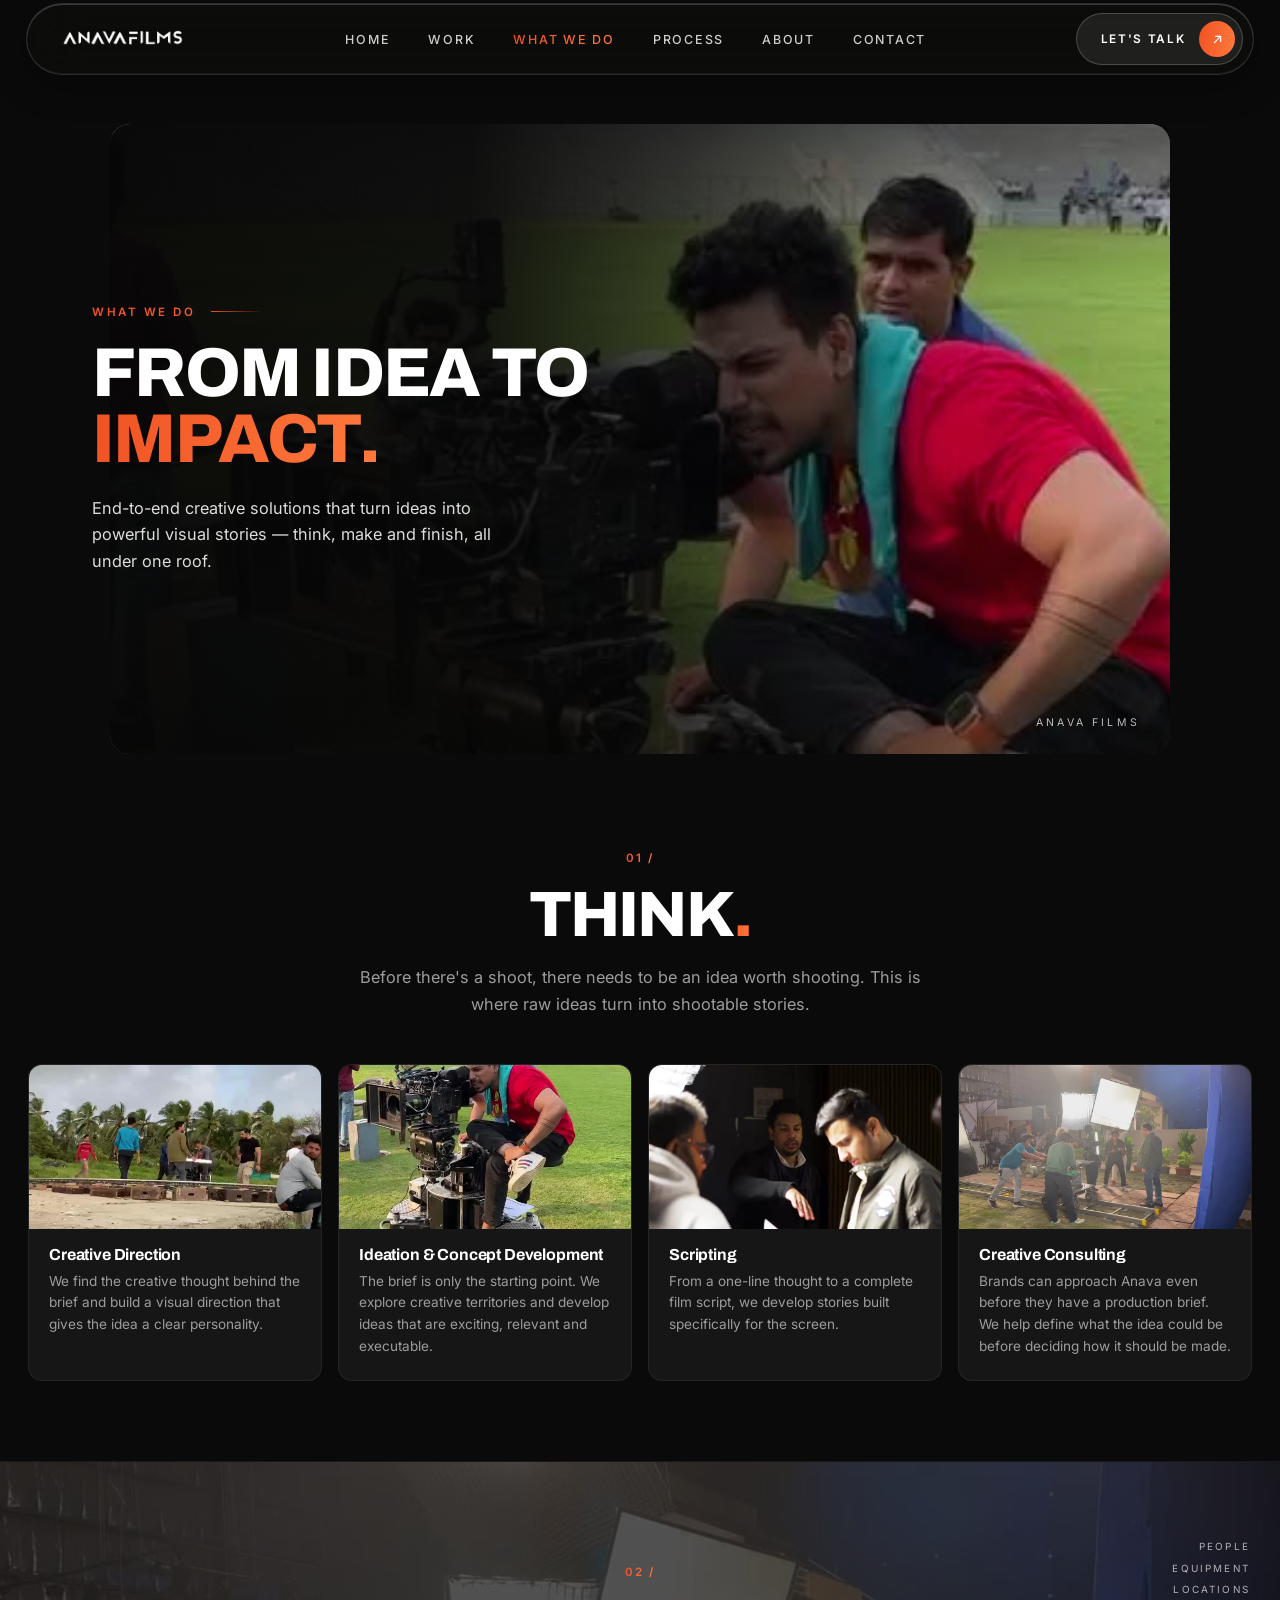
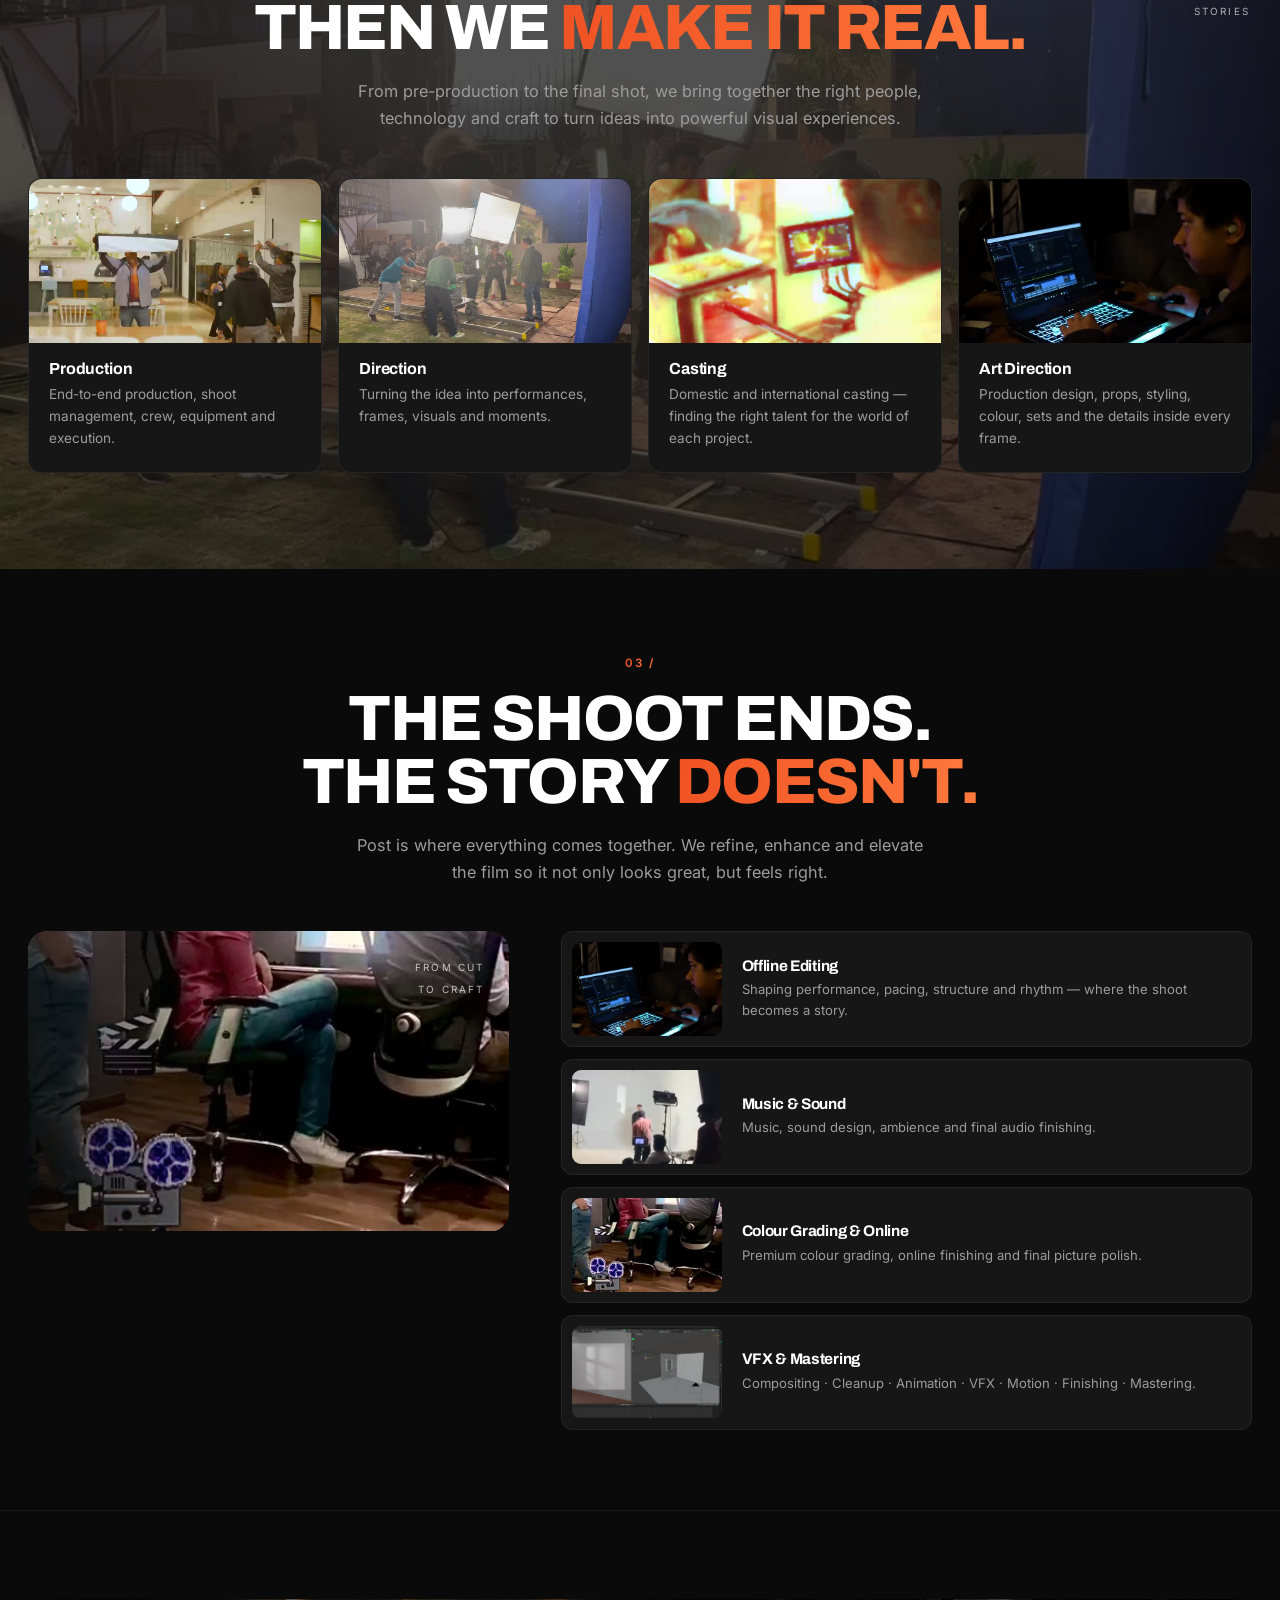
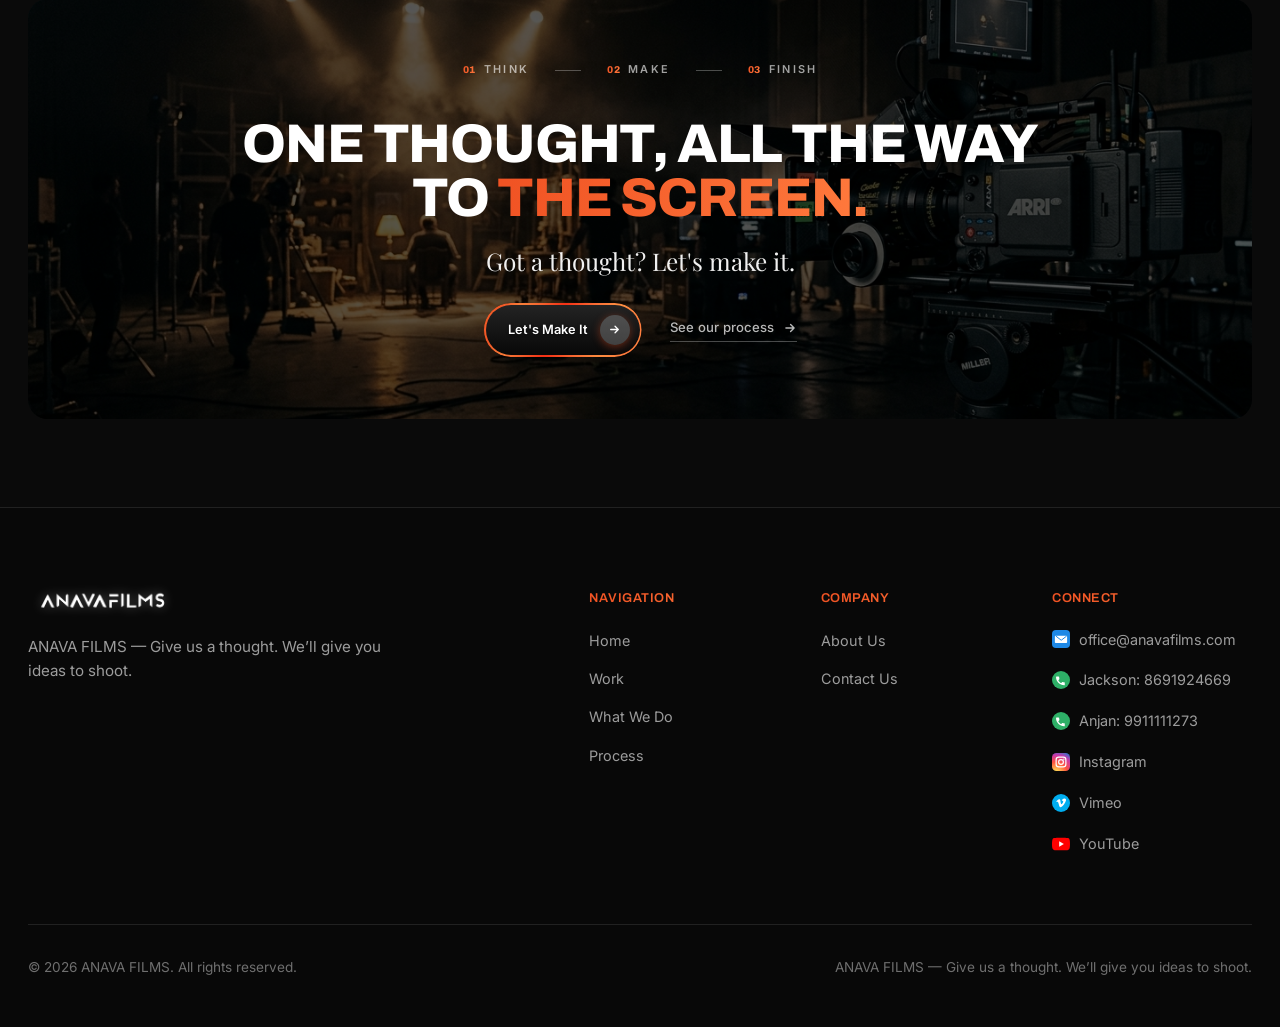
<file: what-we-do.html>
<!DOCTYPE html>
<html lang="en">
<head>
<meta charset="UTF-8">
<meta name="viewport" content="width=device-width, initial-scale=1">
<title>What We Do — Think &middot; Make &middot; Finish — ANAVA FILMS</title>
<meta name="description" content="Creative direction, ideation, scripting, production, direction and post-production — end-to-end, under one roof.">
<link rel="icon" type="image/png" href="favicon.png">
<link rel="preconnect" href="https://fonts.googleapis.com">
<link rel="preconnect" href="https://fonts.gstatic.com" crossorigin>
<link href="https://fonts.googleapis.com/css2?family=Archivo:wght@500;600;700;800;900&family=Caveat:wght@500;600&family=Inter:wght@300;400;500;600;700&family=Playfair+Display:ital,wght@0,400;0,500;1,400;1,500&display=swap" rel="stylesheet">
<link rel="stylesheet" href="assets/css/anava.css">
<script defer src="assets/js/anava.js"></script>
</head>
<body>

<header class="site-header">
  <div class="header-inner">
    <a href="/" class="brand"><img src="assets/images/anava_official_logo_white.png" alt="ANAVA FILMS"></a>
    <nav class="nav"><ul style="display:contents"><li><a href="/" class="">Home</a></li><li><a href="work" class="">Work</a></li><li><a href="what-we-do" class="active">What We Do</a></li><li><a href="process" class="">Process</a></li><li><a href="about" class="">About</a></li><li><a href="contact" class="">Contact</a></li></ul></nav>
    <div class="header-actions" style="display:flex;align-items:center;gap:14px">
      <a href="contact" class="btn-talk">Let's Talk <span class="circ"><svg viewBox="0 0 24 24" fill="none" stroke="currentColor" stroke-width="2" stroke-linecap="round" stroke-linejoin="round"><path d="M7 17L17 7M9 7h8v8"/></svg></span></a>
      <button class="burger" aria-label="Menu" aria-expanded="false"><span></span><span></span><span></span></button>
    </div>
  </div>
</header>

<section class="hero-split centered" style="padding-bottom:10px">
  <div class="container">
    <div class="hero-split-grid">
      <div class="hero-copy reveal">
        <span class="eyebrow">What We Do</span>
        <h1 class="display display-1line">From idea to <span class="o">impact.</span></h1>
        <p class="lead">End-to-end creative solutions that turn ideas into powerful visual stories — think, make and finish, all under one roof.</p>
      </div>
      <div class="hero-media short shift-right reveal">
        <video src="assets/media/what-we-do/THINK.mp4" poster="assets/images/posters/think.jpg" autoplay muted loop playsinline></video>
        <div class="hero-script script">Think<br>Make<br>Finish</div>
        <div class="hero-tag">Anava Films</div>
      </div>
    </div>
  </div>
</section>

<section class="wwd-block">
  <div class="container">
    <div class="wwd-head reveal">
      <span class="eyebrow eyebrow-muted">01 /</span>
      <h2 class="wwd-title">Think<span class="o">.</span></h2>
      <p class="lead">Before there's a shoot, there needs to be an idea worth shooting. This is where raw ideas turn into shootable stories.</p>
    </div>
    <div class="wwd-cards wwd-cards-4 reveal">
        <article class="svc" data-lightbox="assets/media/behind-the-scenes/BTS Think.mp4" data-caption="Creative Direction">
          <div class="svc-media"><video data-src="assets/media/behind-the-scenes/BTS Think.mp4" poster="assets/images/posters/bts-think.jpg" muted loop playsinline preload="none" class="hover-play"></video></div>
          <div class="svc-body"><h4>Creative Direction</h4><p>We find the creative thought behind the brief and build a visual direction that gives the idea a clear personality.</p></div>
        </article>
        <article class="svc" >
          <div class="svc-media"><img src="assets/images/posters/think.jpg" alt="Ideation &amp; Concept Development" loading="lazy"></div>
          <div class="svc-body"><h4>Ideation &amp; Concept Development</h4><p>The brief is only the starting point. We explore creative territories and develop ideas that are exciting, relevant and executable.</p></div>
        </article>
        <article class="svc" data-lightbox="assets/media/behind-the-scenes/BTS Scripting.mp4" data-caption="Scripting">
          <div class="svc-media"><video data-src="assets/media/behind-the-scenes/BTS Scripting.mp4" poster="assets/images/posters/bts-scripting.jpg" muted loop playsinline preload="none" class="hover-play"></video></div>
          <div class="svc-body"><h4>Scripting</h4><p>From a one-line thought to a complete film script, we develop stories built specifically for the screen.</p></div>
        </article>
        <article class="svc" >
          <div class="svc-media"><img src="assets/images/posters/make.jpg" alt="Creative Consulting" loading="lazy"></div>
          <div class="svc-body"><h4>Creative Consulting</h4><p>Brands can approach Anava even before they have a production brief. We help define what the idea could be before deciding how it should be made.</p></div>
        </article></div>
  </div>
</section>

<section class="wwd-block warm">
  <div class="warm-bg"><video src="assets/media/what-we-do/MAKE.mp4" poster="assets/images/posters/make.jpg" autoplay muted loop playsinline></video></div>
  <div class="wwd-side">People<br>Equipment<br>Locations<br>Stories</div>
  <div class="container">
    <div class="wwd-head reveal">
      <span class="eyebrow eyebrow-muted">02 /</span>
      <h2 class="wwd-title">Then we <span class="o">make it real.</span></h2>
      <p class="lead">From pre-production to the final shot, we bring together the right people, technology and craft to turn ideas into powerful visual experiences.</p>
    </div>
    <div class="wwd-cards wwd-cards-4 reveal">
        <article class="svc" data-lightbox="assets/media/behind-the-scenes/BTS Make.mp4" data-caption="Production">
          <div class="svc-media"><video data-src="assets/media/behind-the-scenes/BTS Make.mp4" poster="assets/images/posters/bts-make.jpg" muted loop playsinline preload="none" class="hover-play"></video></div>
          <div class="svc-body"><h4>Production</h4><p>End-to-end production, shoot management, crew, equipment and execution.</p></div>
        </article>
        <article class="svc" data-lightbox="assets/media/what-we-do/MAKE.mp4" data-caption="Direction">
          <div class="svc-media"><video data-src="assets/media/what-we-do/MAKE.mp4" poster="assets/images/posters/make.jpg" muted loop playsinline preload="none" class="hover-play"></video></div>
          <div class="svc-body"><h4>Direction</h4><p>Turning the idea into performances, frames, visuals and moments.</p></div>
        </article>
        <article class="svc" data-lightbox="assets/media/behind-the-scenes/BTS International Casting.mp4" data-caption="Casting">
          <div class="svc-media"><video data-src="assets/media/behind-the-scenes/BTS International Casting.mp4" poster="assets/images/posters/bts-international-casting.jpg" muted loop playsinline preload="none" class="hover-play"></video></div>
          <div class="svc-body"><h4>Casting</h4><p>Domestic and international casting — finding the right talent for the world of each project.</p></div>
        </article>
        <article class="svc" >
          <div class="svc-media"><img src="assets/images/posters/bts-finish-1.jpg" alt="Art Direction" loading="lazy"></div>
          <div class="svc-body"><h4>Art Direction</h4><p>Production design, props, styling, colour, sets and the details inside every frame.</p></div>
        </article></div>
  </div>
</section>

<section class="wwd-block">
  <div class="container">
    <div class="wwd-head reveal">
      <span class="eyebrow eyebrow-muted">03 /</span>
      <h2 class="wwd-title">The shoot ends.<br>The story <span class="o">doesn't.</span></h2>
      <p class="lead">Post is where everything comes together. We refine, enhance and elevate the film so it not only looks great, but feels right.</p>
    </div>
    <div class="wwd-grid">
      <div class="reveal">
        <div class="phil-media" style="aspect-ratio:16/10" data-lightbox="assets/media/behind-the-scenes/BTS Colour Grading.mp4" data-caption="From cut to craft">
          <video data-src="assets/media/behind-the-scenes/BTS Colour Grading.mp4" poster="assets/images/posters/bts-colour-grading.jpg" muted loop playsinline preload="none" class="hover-play"></video>
          <div class="phil-side">From Cut<br>To Craft</div>
        </div>
      </div>
      <div class="list-cards reveal">
        <article class="lcard" data-lightbox="assets/media/behind-the-scenes/BTS Finish 1.mp4" data-caption="Offline Editing">
          <div class="lcard-media"><video data-src="assets/media/behind-the-scenes/BTS Finish 1.mp4" poster="assets/images/posters/bts-finish-1.jpg" muted loop playsinline preload="none" class="hover-play"></video></div>
          <div><h4>Offline Editing</h4><p>Shaping performance, pacing, structure and rhythm — where the shoot becomes a story.</p></div>
        </article>
        <article class="lcard" data-lightbox="assets/media/behind-the-scenes/BTS Finish 2.mp4" data-caption="Music &amp; Sound">
          <div class="lcard-media"><video data-src="assets/media/behind-the-scenes/BTS Finish 2.mp4" poster="assets/images/posters/bts-finish-2.jpg" muted loop playsinline preload="none" class="hover-play"></video></div>
          <div><h4>Music &amp; Sound</h4><p>Music, sound design, ambience and final audio finishing.</p></div>
        </article>
        <article class="lcard" data-lightbox="assets/media/behind-the-scenes/BTS Colour Grading.mp4" data-caption="Colour Grading &amp; Online">
          <div class="lcard-media"><video data-src="assets/media/behind-the-scenes/BTS Colour Grading.mp4" poster="assets/images/posters/bts-colour-grading.jpg" muted loop playsinline preload="none" class="hover-play"></video></div>
          <div><h4>Colour Grading &amp; Online</h4><p>Premium colour grading, online finishing and final picture polish.</p></div>
        </article>
        <article class="lcard" data-lightbox="assets/media/behind-the-scenes/BTS VFX Mastering.mp4" data-caption="VFX &amp; Mastering">
          <div class="lcard-media"><video data-src="assets/media/behind-the-scenes/BTS VFX Mastering.mp4" poster="assets/images/posters/bts-vfx-mastering.jpg" muted loop playsinline preload="none" class="hover-play"></video></div>
          <div><h4>VFX &amp; Mastering</h4><p>Compositing &middot; Cleanup &middot; Animation &middot; VFX &middot; Motion &middot; Finishing &middot; Mastering.</p></div>
        </article></div>
    </div>
  </div>
</section>

<section class="section">
  <div class="container">
    <div class="cta-band warm reveal">
      <div class="cta-band-bg"><img src="assets/images/hero_dark.jpg" alt=""></div>
      <div class="cta-band-inner">
        <div>
          <ol class="stepper">
            <li><span class="stepper-n">01</span>Think</li>
            <li><span class="stepper-n">02</span>Make</li>
            <li><span class="stepper-n">03</span>Finish</li>
          </ol>
          <h2 class="display-sm display-2line"><span>One thought, all the way</span><span>to <em class="o">the screen.</em></span></h2>
        </div>
        <div>
          <p class="standfirst">Got a thought? Let's make it.</p>
          <div class="cta-actions">
            <a href="contact" class="btn btn-primary">Let's Make It <span class="circ"><svg viewBox="0 0 24 24" fill="none" stroke="currentColor" stroke-width="2.4" stroke-linecap="round" stroke-linejoin="round"><path d="M5 12h14M13 6l6 6-6 6"/></svg></span></a>
            <a href="process" class="text-link">See our process <svg width="14" height="14" viewBox="0 0 24 24" fill="none" stroke="currentColor" stroke-width="2.4" stroke-linecap="round" stroke-linejoin="round"><path d="M5 12h14M13 6l6 6-6 6"/></svg></a>
          </div>
        </div>
      </div>
    </div>
  </div>
</section>

<footer class="main-footer">
  <div class="container">
    <div class="footer-top">
      <div class="footer-brand">
        <div class="footer-logo">
          <a href="/"><img src="assets/images/anava_official_logo.png" alt="ANAVA FILMS Logo"></a>
        </div>
        <p class="footer-desc">
          ANAVA FILMS &mdash; Give us a thought. We&rsquo;ll give you ideas to shoot.
        </p>
      </div>

      <div class="footer-nav">
        <div>
          <div class="footer-col-title">NAVIGATION</div>
          <ul class="footer-links">
            <li><a href="/" class="footer-link">Home</a></li>
            <li><a href="work" class="footer-link">Work</a></li>
            <li><a href="what-we-do" class="footer-link">What We Do</a></li>
            <li><a href="process" class="footer-link">Process</a></li>
          </ul>
        </div>

        <div>
          <div class="footer-col-title">COMPANY</div>
          <ul class="footer-links">
            <li><a href="about" class="footer-link">About Us</a></li>
            <li><a href="contact" class="footer-link">Contact Us</a></li>
          </ul>
        </div>

        <div>
          <div class="footer-col-title">CONNECT</div>
          <ul class="footer-links">
            <li>
              <a href="mailto:office@anavafilms.com" class="footer-link footer-social-link">
                <img src="assets/images/icons/mail.svg" alt="Email" class="footer-social-icon" width="18" height="18">
                <span>office@anavafilms.com</span>
              </a>
            </li>
            <li>
              <a href="tel:+918691924669" class="footer-link footer-social-link">
                <img src="assets/images/icons/call.svg" alt="Call" class="footer-social-icon" width="18" height="18">
                <span>Jackson: 8691924669</span>
              </a>
            </li>
            <li>
              <a href="tel:+919911111273" class="footer-link footer-social-link">
                <img src="assets/images/icons/call.svg" alt="Call" class="footer-social-icon" width="18" height="18">
                <span>Anjan: 9911111273</span>
              </a>
            </li>
            <li>
              <a href="https://www.instagram.com/anava_films" target="_blank" rel="noopener noreferrer" class="footer-link footer-social-link">
                <img src="assets/images/icons/instagram.svg" alt="Instagram" class="footer-social-icon" width="18" height="18">
                <span>Instagram</span>
              </a>
            </li>
            <li>
              <a href="https://vimeo.com/zackdirect" target="_blank" rel="noopener noreferrer" class="footer-link footer-social-link">
                <img src="assets/images/icons/vimeo.svg" alt="Vimeo" class="footer-social-icon" width="18" height="18">
                <span>Vimeo</span>
              </a>
            </li>
            <li>
              <a href="https://www.youtube.com/@anava-films" target="_blank" rel="noopener noreferrer" class="footer-link footer-social-link">
                <img src="assets/images/icons/youtube.svg" alt="YouTube" class="footer-social-icon" width="18" height="18">
                <span>YouTube</span>
              </a>
            </li>
          </ul>
        </div>
      </div>
    </div>

    <div class="footer-bottom">
      <div>&copy; <span data-year></span> ANAVA FILMS. All rights reserved.</div>
      <div>ANAVA FILMS &mdash; Give us a thought. We&rsquo;ll give you ideas to shoot.</div>
    </div>
  </div>
</footer>

<div class="lightbox" id="lightbox">
  <button class="lightbox-close" aria-label="Close">&times;</button>
  <div class="lightbox-inner">
    <div id="lightbox-body"></div>
    <p class="lightbox-cap" id="lightbox-cap"></p>
  </div>
</div>
</body>
</html>
</file>
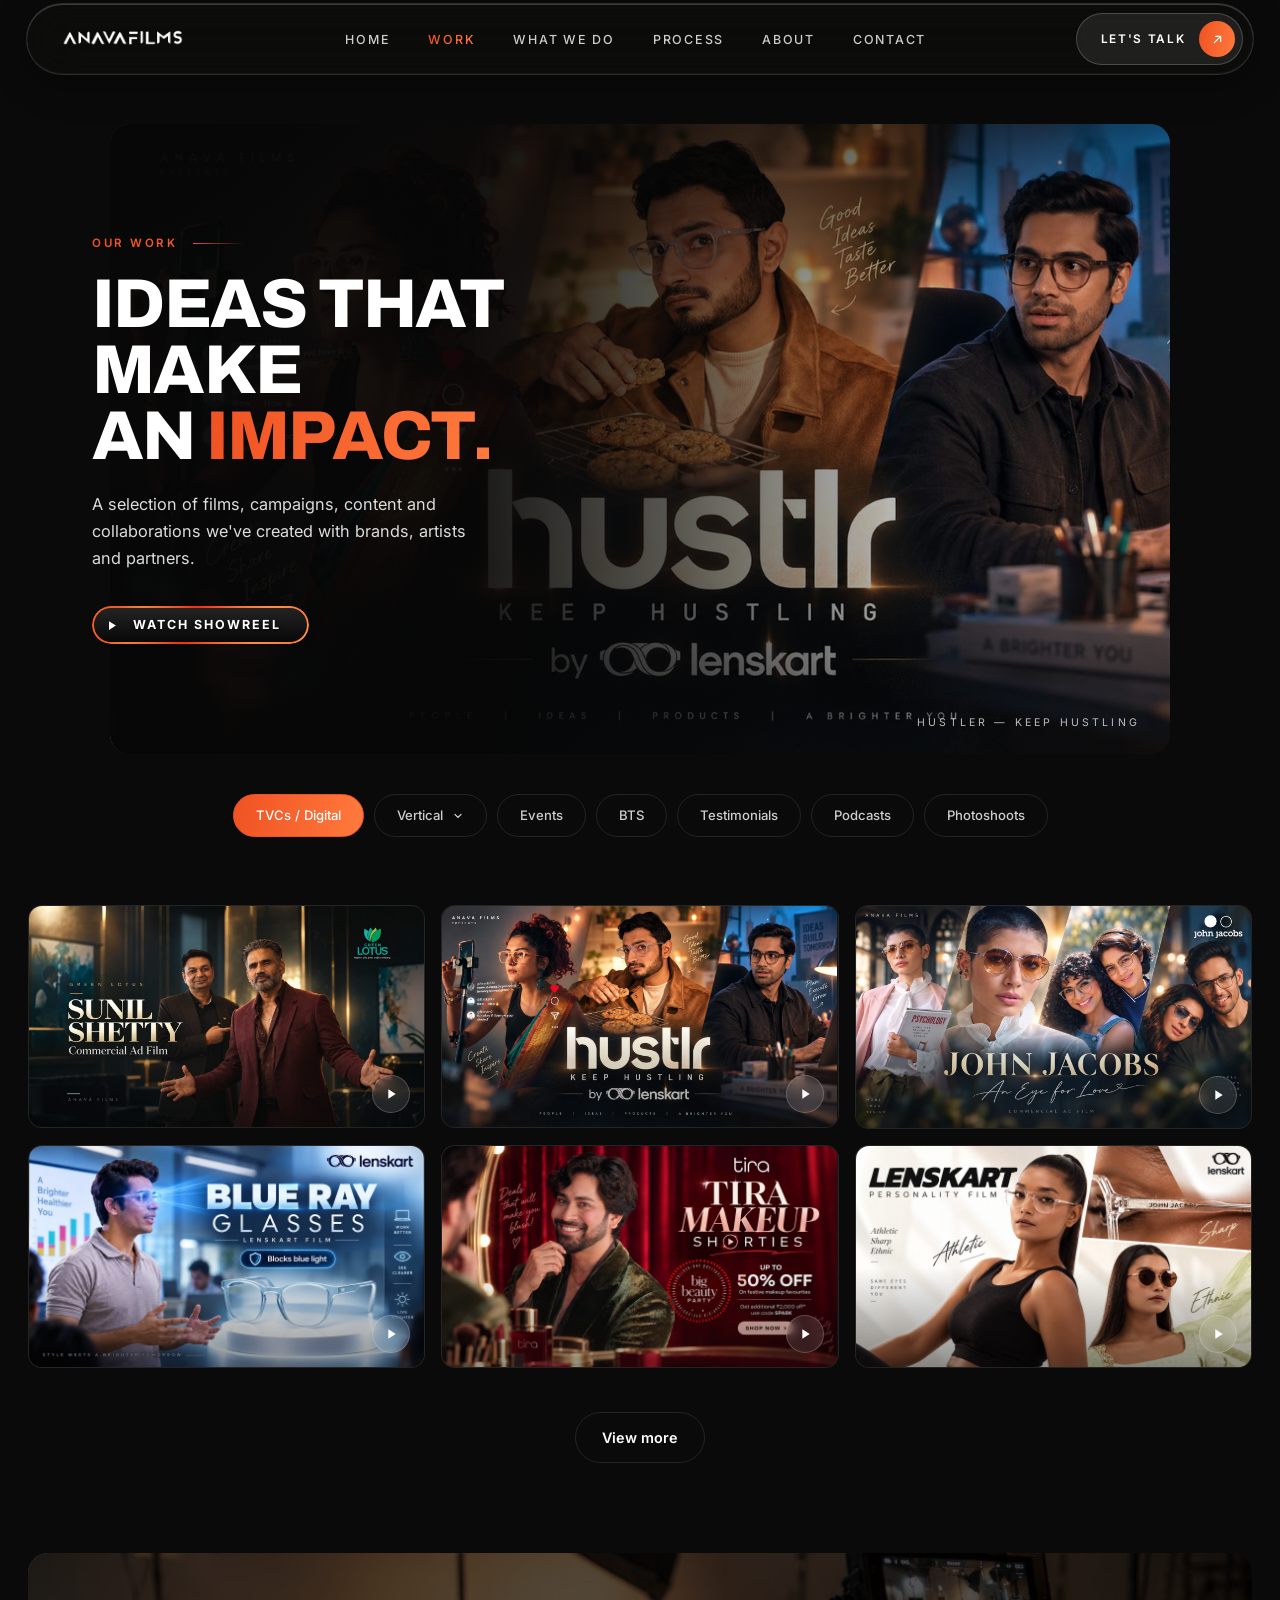
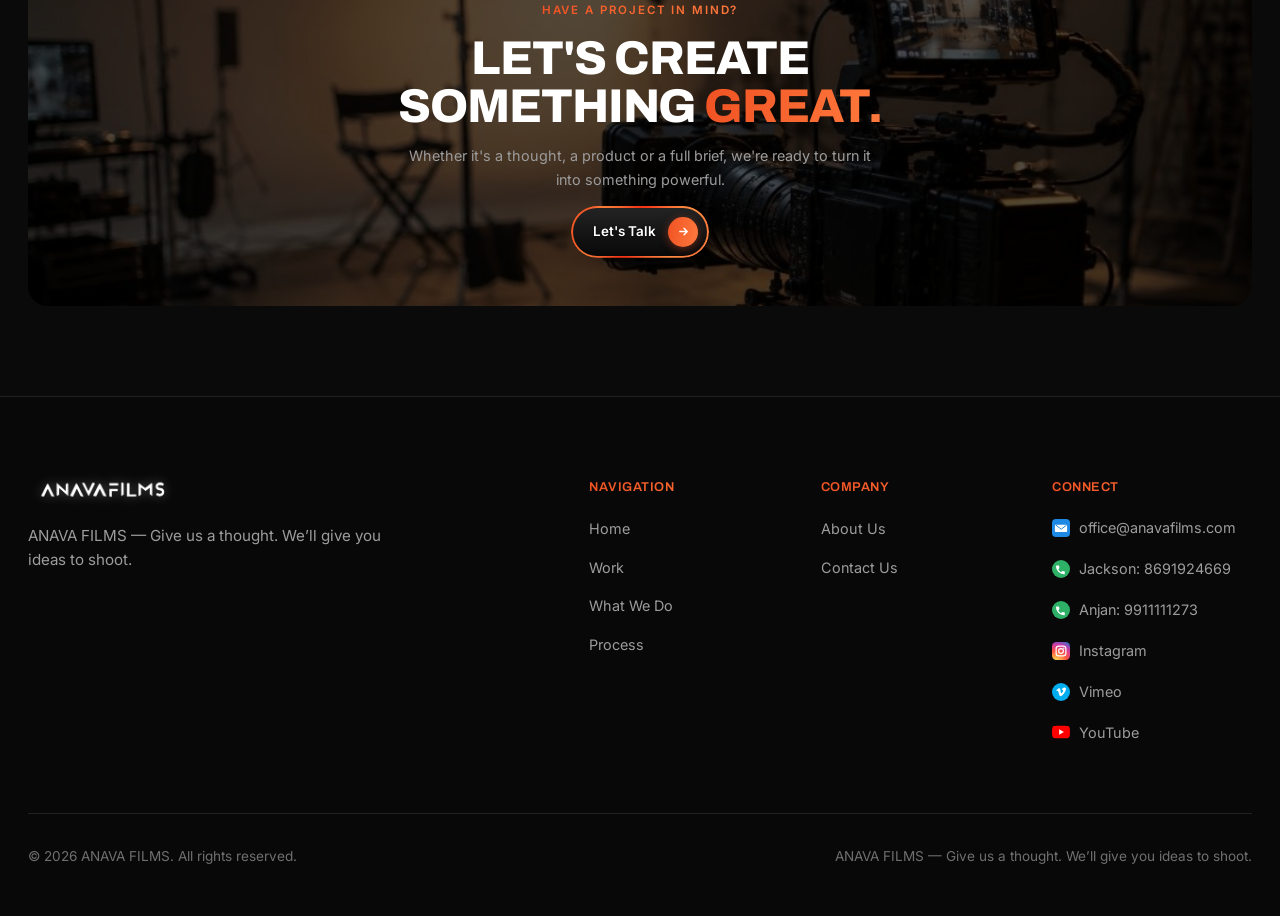
<file: work.html>
<!DOCTYPE html>
<html lang="en">
<head>
<meta charset="UTF-8">
<meta name="viewport" content="width=device-width, initial-scale=1">
<title>Our Work — ANAVA FILMS</title>
<meta name="description" content="Selected films, TVCs, vertical content, performance campaigns, photoshoots and podcasts by Anava Films.">
<link rel="icon" type="image/png" href="favicon.png">
<link rel="preconnect" href="https://fonts.googleapis.com">
<link rel="preconnect" href="https://fonts.gstatic.com" crossorigin>
<link href="https://fonts.googleapis.com/css2?family=Archivo:wght@500;600;700;800;900&family=Caveat:wght@500;600&family=Inter:wght@300;400;500;600;700&family=Playfair+Display:ital,wght@0,400;0,500;1,400;1,500&display=swap" rel="stylesheet">
<link rel="stylesheet" href="assets/css/anava.css">
<script defer src="assets/js/anava.js"></script>
</head>
<body>

<header class="site-header">
  <div class="header-inner">
    <a href="/" class="brand"><img src="assets/images/anava_official_logo_white.png" alt="ANAVA FILMS"></a>
    <nav class="nav"><ul style="display:contents"><li><a href="/" class="">Home</a></li><li><a href="work" class="active">Work</a></li><li><a href="what-we-do" class="">What We Do</a></li><li><a href="process" class="">Process</a></li><li><a href="about" class="">About</a></li><li><a href="contact" class="">Contact</a></li></ul></nav>
    <div class="header-actions" style="display:flex;align-items:center;gap:14px">
      <a href="contact" class="btn-talk">Let's Talk <span class="circ"><svg viewBox="0 0 24 24" fill="none" stroke="currentColor" stroke-width="2" stroke-linecap="round" stroke-linejoin="round"><path d="M7 17L17 7M9 7h8v8"/></svg></span></a>
      <button class="burger" aria-label="Menu" aria-expanded="false"><span></span><span></span><span></span></button>
    </div>
  </div>
</header>

<section class="hero-split centered">
  <div class="container">
    <div class="hero-split-grid">
      <div class="hero-copy reveal">
        <span class="eyebrow">Our Work</span>
        <h1 class="display">Ideas that make<br>an <span class="o">impact.</span></h1>
        <p class="lead">A selection of films, campaigns, content and collaborations we've created with brands, artists and partners.</p>
        <div class="hero-actions">
          <button class="play-btn" data-lightbox="assets/media/tvc/LENSKART HUSTLER AD FILM.mp4" data-caption="Lenskart &middot; Hustler &mdash; Keep Hustling"><svg viewBox="0 0 24 24" fill="currentColor"><path d="M8 5v14l11-7z"/></svg><span class="pb-label">Watch Showreel</span></button>
          <span class="link-row"><span class="label">Watch Showreel</span></span>
        </div>
      </div>
      <div class="hero-media reveal" data-lightbox="assets/media/tvc/LENSKART HUSTLER AD FILM.mp4" data-caption="Lenskart &middot; Hustler &mdash; Keep Hustling">
        <video data-src="assets/media/tvc/LENSKART HUSTLER AD FILM.mp4" poster="assets/images/thumbnails/lenskart-hustler.jpg" muted loop playsinline preload="none" class="hover-play"></video>
        <div class="hero-script script">Thoughts<br>Ideas<br>People<br>Films</div>
        <div class="hero-tag">Hustler &mdash; Keep Hustling</div>
      </div>
    </div>
    
  <div class="filter-bar">
    <div class="pills">
      <button class="pill active" data-filter="tvc">TVCs / Digital</button>
      <div class="pill-drop">
        <button class="pill" type="button">Vertical <svg viewBox="0 0 24 24" fill="none" stroke="currentColor" stroke-width="2.4" stroke-linecap="round"><path d="M6 9l6 6 6-6"/></svg></button>
        <div class="drop-menu">
          <button data-filter="vertical">All Vertical</button>
          <button data-filter="vertical" data-sub="performance">Performance Ads</button>
          <button data-filter="vertical" data-sub="catalogue">Catalogue Shoots</button>
          <button data-filter="vertical" data-sub="social">Social Content</button>
          <button data-filter="vertical" data-sub="product">Product Content</button>
        </div>
      </div>
      <button class="pill" data-filter="events">Events</button>
      <button class="pill" data-filter="bts">BTS</button>
      <button class="pill" data-filter="testimonials">Testimonials</button>
      <button class="pill" data-filter="podcasts">Podcasts</button>
      <button class="pill" data-filter="photoshoots">Photoshoots</button>
    </div>
  </div>
  </div>
</section>

<section style="padding-bottom:90px">
  <div class="container">
    <div class="work-grid" id="work-grid">

    <article class="wcard has-art" data-category="tvc" data-sub="social,performance"
             data-search="sunil shetty sunil shetty commercial ad film the action icon tvcs / digital" data-lightbox="assets/media/tvc/Sunil Shetty AD Landscape.mp4" data-caption="Sunil Shetty &middot; Commercial Ad Film">
      <video data-src="assets/media/tvc/Sunil Shetty AD Landscape.mp4" poster="assets/images/thumbnails/sunil-shetty-film.jpg" muted loop playsinline preload="none" class="hover-play"></video>
      <div class="wcard-info">
        <div>
          <div class="wcard-brand">Sunil Shetty</div>
          <div class="wcard-cat">Commercial Ad Film</div>
          <h3 class="wcard-title">THE ACTION ICON</h3>
        </div>
        <span class="circ-arrow"><svg viewBox="0 0 24 24" fill="currentColor"><path d="M8 5v14l11-7z"/></svg></span>
      </div>
    </article>

    <article class="wcard has-art" data-category="tvc" data-sub="social,performance"
             data-search="lenskart hustler digital tvc keep hustling tvcs / digital" data-lightbox="assets/media/tvc/LENSKART HUSTLER AD FILM.mp4" data-caption="Hustler &middot; Digital TVC">
      <video data-src="assets/media/tvc/LENSKART HUSTLER AD FILM.mp4" poster="assets/images/thumbnails/lenskart-hustler.jpg" muted loop playsinline preload="none" class="hover-play"></video>
      <div class="wcard-info">
        <div>
          <div class="wcard-brand">Lenskart</div>
          <div class="wcard-cat">Digital TVC</div>
          <h3 class="wcard-title">KEEP HUSTLING</h3>
        </div>
        <span class="circ-arrow"><svg viewBox="0 0 24 24" fill="currentColor"><path d="M8 5v14l11-7z"/></svg></span>
      </div>
    </article>

    <article class="wcard has-art" data-category="tvc" data-sub="social"
             data-search="john jacobs john jacobs valentine&#x27;s day film an eye for love tvcs / digital" data-lightbox="assets/media/tvc/LENSKART JOHN JACBOS EYEWEAR (FILM ).mp4" data-caption="John Jacobs &middot; Valentine&#x27;s Day Film">
      <video data-src="assets/media/tvc/LENSKART JOHN JACBOS EYEWEAR (FILM ).mp4" poster="assets/images/thumbnails/john-jacobs.jpg" muted loop playsinline preload="none" class="hover-play"></video>
      <div class="wcard-info">
        <div>
          <div class="wcard-brand">John Jacobs</div>
          <div class="wcard-cat">Valentine&#x27;s Day Film</div>
          <h3 class="wcard-title">AN EYE FOR LOVE</h3>
        </div>
        <span class="circ-arrow"><svg viewBox="0 0 24 24" fill="currentColor"><path d="M8 5v14l11-7z"/></svg></span>
      </div>
    </article>

    <article class="wcard has-art" data-category="tvc" data-sub="social,product"
             data-search="lenskart lenskart blue ray screen protection ad protect your vision tvcs / digital" data-lightbox="assets/media/tvc/LENSKART BLUE RAY GLASSES FILM.mp4" data-caption="Lenskart Blue Ray &middot; Screen Protection Ad">
      <video data-src="assets/media/tvc/LENSKART BLUE RAY GLASSES FILM.mp4" poster="assets/images/thumbnails/lenskart-blue-ray.jpg" muted loop playsinline preload="none" class="hover-play"></video>
      <div class="wcard-info">
        <div>
          <div class="wcard-brand">Lenskart</div>
          <div class="wcard-cat">Screen Protection Ad</div>
          <h3 class="wcard-title">PROTECT YOUR VISION</h3>
        </div>
        <span class="circ-arrow"><svg viewBox="0 0 24 24" fill="currentColor"><path d="M8 5v14l11-7z"/></svg></span>
      </div>
    </article>

    <article class="wcard has-art" data-category="tvc" data-sub="social,product"
             data-search="tira beauty tira makeup shorties digital campaign express your glow tvcs / digital" data-lightbox="assets/media/tvc/TIRA MAKEUP SHORTIES.mp4" data-caption="Tira Makeup Shorties &middot; Digital Campaign">
      <video data-src="assets/media/tvc/TIRA MAKEUP SHORTIES.mp4" poster="assets/images/thumbnails/tira-makeup-shorties.jpg" muted loop playsinline preload="none" class="hover-play"></video>
      <div class="wcard-info">
        <div>
          <div class="wcard-brand">Tira Beauty</div>
          <div class="wcard-cat">Digital Campaign</div>
          <h3 class="wcard-title">EXPRESS YOUR GLOW</h3>
        </div>
        <span class="circ-arrow"><svg viewBox="0 0 24 24" fill="currentColor"><path d="M8 5v14l11-7z"/></svg></span>
      </div>
    </article>

    <article class="wcard has-art" data-category="tvc" data-sub="social,product"
             data-search="lenskart lenskart personality brand film express your style tvcs / digital" data-lightbox="assets/media/tvc/LENSKART PERSONALITY FILM.mp4" data-caption="Lenskart Personality &middot; Brand Film">
      <video data-src="assets/media/tvc/LENSKART PERSONALITY FILM.mp4" poster="assets/images/thumbnails/lenskart-personality-film.jpg" muted loop playsinline preload="none" class="hover-play"></video>
      <div class="wcard-info">
        <div>
          <div class="wcard-brand">Lenskart</div>
          <div class="wcard-cat">Brand Film</div>
          <h3 class="wcard-title">EXPRESS YOUR STYLE</h3>
        </div>
        <span class="circ-arrow"><svg viewBox="0 0 24 24" fill="currentColor"><path d="M8 5v14l11-7z"/></svg></span>
      </div>
    </article>

    <article class="wcard has-art" data-category="tvc" data-sub="social,product"
             data-search="chandak group chandak group real estate ad promise of elegance tvcs / digital" data-lightbox="assets/media/tvc/CHANDAK FILM.mp4" data-caption="Chandak Group &middot; Real Estate Ad">
      <video data-src="assets/media/tvc/CHANDAK FILM.mp4" poster="assets/images/thumbnails/chandak-film.jpg" muted loop playsinline preload="none" class="hover-play"></video>
      <div class="wcard-info">
        <div>
          <div class="wcard-brand">Chandak Group</div>
          <div class="wcard-cat">Real Estate Ad</div>
          <h3 class="wcard-title">PROMISE OF ELEGANCE</h3>
        </div>
        <span class="circ-arrow"><svg viewBox="0 0 24 24" fill="currentColor"><path d="M8 5v14l11-7z"/></svg></span>
      </div>
    </article>

    <article class="wcard has-art" data-category="tvc" data-sub="social,product"
             data-search="aqualens lk aqualens contact lens film feel the clarity tvcs / digital" data-lightbox="assets/media/tvc/LK AQUALENS FILM.mp4" data-caption="LK Aqualens &middot; Contact Lens Film">
      <video data-src="assets/media/tvc/LK AQUALENS FILM.mp4" poster="assets/images/thumbnails/lk-aqualens-film.jpg" muted loop playsinline preload="none" class="hover-play"></video>
      <div class="wcard-info">
        <div>
          <div class="wcard-brand">aqualens</div>
          <div class="wcard-cat">Contact Lens Film</div>
          <h3 class="wcard-title">FEEL THE CLARITY</h3>
        </div>
        <span class="circ-arrow"><svg viewBox="0 0 24 24" fill="currentColor"><path d="M8 5v14l11-7z"/></svg></span>
      </div>
    </article>

    <article class="wcard " data-category="tvc" data-sub="social,performance"
             data-search="lenskart lenskart shark tank tvc commercial vision for entrepreneurs tvcs / digital" data-lightbox="assets/media/tvc/LENSKART SHARK TANK FILM.mp4" data-caption="Lenskart Shark Tank &middot; TVC Commercial">
      <video data-src="assets/media/tvc/LENSKART SHARK TANK FILM.mp4" poster="assets/images/posters/lenskart-shark-tank-film.jpg" muted loop playsinline preload="none" class="hover-play"></video>
      <div class="wcard-info">
        <div>
          <div class="wcard-brand">Lenskart</div>
          <div class="wcard-cat">TVC Commercial</div>
          <h3 class="wcard-title">VISION FOR ENTREPRENEURS</h3>
        </div>
        <span class="circ-arrow"><svg viewBox="0 0 24 24" fill="currentColor"><path d="M8 5v14l11-7z"/></svg></span>
      </div>
    </article>

    <article class="wcard " data-category="tvc" data-sub="social,product"
             data-search="boat commercial boat commercial brand case study film plug into nirvana tvcs / digital" data-lightbox="assets/media/tvc/BOAT FILM.mp4" data-caption="boAt COMMERCIAL &middot; Brand Case Study Film">
      <video data-src="assets/media/tvc/BOAT FILM.mp4" poster="assets/images/posters/boat-film.jpg" muted loop playsinline preload="none" class="hover-play"></video>
      <div class="wcard-info">
        <div>
          <div class="wcard-brand">boAt COMMERCIAL</div>
          <div class="wcard-cat">Brand Case Study Film</div>
          <h3 class="wcard-title">PLUG INTO NIRVANA</h3>
        </div>
        <span class="circ-arrow"><svg viewBox="0 0 24 24" fill="currentColor"><path d="M8 5v14l11-7z"/></svg></span>
      </div>
    </article>

    <article class="wcard has-art" data-category="tvc" data-sub="social,product"
             data-search="lenskart gamers film x lenskart blue ray glasses ad level up your vision tvcs / digital" data-lightbox="assets/media/tvc/LENSKART BLUE RAY GLASSES FILM 02.mp4" data-caption="GAMERS FILM x LENSKART &middot; Blue Ray Glasses Ad">
      <video data-src="assets/media/tvc/LENSKART BLUE RAY GLASSES FILM 02.mp4" poster="assets/images/thumbnails/lenskart-blue-ray-2.jpg" muted loop playsinline preload="none" class="hover-play"></video>
      <div class="wcard-info">
        <div>
          <div class="wcard-brand">Lenskart</div>
          <div class="wcard-cat">Blue Ray Glasses Ad</div>
          <h3 class="wcard-title">LEVEL UP YOUR VISION</h3>
        </div>
        <span class="circ-arrow"><svg viewBox="0 0 24 24" fill="currentColor"><path d="M8 5v14l11-7z"/></svg></span>
      </div>
    </article>

    <article class="wcard has-art" data-category="tvc" data-sub="catalogue,product"
             data-search="indus valley indus valley hair colour brand content colours of nature tvcs / digital" data-lightbox="assets/media/Video-42213.mp4" data-caption="Indus Valley &middot; Hair Colour Brand Content">
      <video data-src="assets/media/Video-42213.mp4" poster="assets/images/thumbnails/indus-valley-gel-colour.jpg" muted loop playsinline preload="none" class="hover-play"></video>
      <div class="wcard-info">
        <div>
          <div class="wcard-brand">Indus Valley</div>
          <div class="wcard-cat">Hair Colour Brand Content</div>
          <h3 class="wcard-title">COLOURS OF NATURE</h3>
        </div>
        <span class="circ-arrow"><svg viewBox="0 0 24 24" fill="currentColor"><path d="M8 5v14l11-7z"/></svg></span>
      </div>
    </article>

    <article class="wcard has-art" data-category="tvc" data-sub="social,product"
             data-search="aqualens aqualens contact lens digital tvc see the world clearly tvcs / digital" data-lightbox="assets/media/tvc/AQUALENS CONTACT LENS FILM.mp4" data-caption="Aqualens Contact Lens &middot; Digital TVC">
      <video data-src="assets/media/tvc/AQUALENS CONTACT LENS FILM.mp4" poster="assets/images/thumbnails/aqualens-contact-lens-film.jpg" muted loop playsinline preload="none" class="hover-play"></video>
      <div class="wcard-info">
        <div>
          <div class="wcard-brand">aqualens</div>
          <div class="wcard-cat">Digital TVC</div>
          <h3 class="wcard-title">SEE THE WORLD CLEARLY</h3>
        </div>
        <span class="circ-arrow"><svg viewBox="0 0 24 24" fill="currentColor"><path d="M8 5v14l11-7z"/></svg></span>
      </div>
    </article>

    <article class="wcard has-art" data-category="tvc" data-sub="social,product"
             data-search="maxima maxima watches commercial ad film precision &amp; style tvcs / digital" data-lightbox="assets/media/tvc/MAXIMA WATCHES FILM.mp4" data-caption="Maxima Watches &middot; Commercial Ad Film">
      <video data-src="assets/media/tvc/MAXIMA WATCHES FILM.mp4" poster="assets/images/thumbnails/maxima-watches.jpg" muted loop playsinline preload="none" class="hover-play"></video>
      <div class="wcard-info">
        <div>
          <div class="wcard-brand">Maxima</div>
          <div class="wcard-cat">Commercial Ad Film</div>
          <h3 class="wcard-title">PRECISION &amp; STYLE</h3>
        </div>
        <span class="circ-arrow"><svg viewBox="0 0 24 24" fill="currentColor"><path d="M8 5v14l11-7z"/></svg></span>
      </div>
    </article>

    <article class="wcard has-art" data-category="tvc" data-sub="social,product"
             data-search="tira beauty kareena kapoor x tira brand film (director role) for the love of beauty tvcs / digital" data-lightbox="assets/media/New folder/Kareena kapoor.mp4" data-caption="KAREENA KAPOOR x TIRA &middot; Brand Film (Director Role)">
      <video data-src="assets/media/New folder/Kareena kapoor.mp4" poster="assets/images/thumbnails/tira-beauty-kareena.jpg" muted loop playsinline preload="none" class="hover-play"></video>
      <div class="wcard-info">
        <div>
          <div class="wcard-brand">Tira Beauty</div>
          <div class="wcard-cat">Brand Film (Director Role)</div>
          <h3 class="wcard-title">FOR THE LOVE OF BEAUTY</h3>
        </div>
        <span class="circ-arrow"><svg viewBox="0 0 24 24" fill="currentColor"><path d="M8 5v14l11-7z"/></svg></span>
      </div>
    </article>

    <article class="wcard portrait has-art" data-category="vertical" data-sub="performance,catalogue"
             data-search="lenskart catalogue shoots lenskart collections style. every angle. vertical" data-lightbox="assets/media/performance-films/LENSKART INFLUENCERS ( FILM) 03.mp4" data-caption="Catalogue Shoots &middot; Lenskart Collections">
      <video data-src="assets/media/performance-films/LENSKART INFLUENCERS ( FILM) 03.mp4" poster="assets/images/thumbnails/lenskart-inf-03.jpg" muted loop playsinline preload="none" class="hover-play"></video>
      <div class="wcard-info">
        <div>
          <div class="wcard-brand">Lenskart</div>
          <div class="wcard-cat">Lenskart Collections</div>
          <h3 class="wcard-title">STYLE. EVERY ANGLE.</h3>
        </div>
        <span class="circ-arrow"><svg viewBox="0 0 24 24" fill="currentColor"><path d="M8 5v14l11-7z"/></svg></span>
      </div>
    </article>

    <article class="wcard portrait has-art" data-category="vertical" data-sub="performance,catalogue"
             data-search="lenskart performance ads performance campaigns see more. do more. vertical" data-lightbox="assets/media/performance-films/LENSKART INFLUENCERS ( FILM) 05.mp4" data-caption="Performance Ads &middot; Performance Campaigns">
      <video data-src="assets/media/performance-films/LENSKART INFLUENCERS ( FILM) 05.mp4" poster="assets/images/thumbnails/lenskart-inf-05.jpg" muted loop playsinline preload="none" class="hover-play"></video>
      <div class="wcard-info">
        <div>
          <div class="wcard-brand">Lenskart</div>
          <div class="wcard-cat">Performance Campaigns</div>
          <h3 class="wcard-title">SEE MORE. DO MORE.</h3>
        </div>
        <span class="circ-arrow"><svg viewBox="0 0 24 24" fill="currentColor"><path d="M8 5v14l11-7z"/></svg></span>
      </div>
    </article>

    <article class="wcard portrait has-art" data-category="vertical" data-sub="social,product"
             data-search="lenskart karan &amp; kusha celebrity reel / social content star power. reel impact. vertical" data-lightbox="assets/media/vertical-films/KARAN JOHAR &amp; KUSHA KAPILA X LENSKART FILM 03.mp4" data-caption="Karan &amp; Kusha &middot; Celebrity Reel / Social Content">
      <video data-src="assets/media/vertical-films/KARAN JOHAR &amp; KUSHA KAPILA X LENSKART FILM 03.mp4" poster="assets/images/thumbnails/karan-johar-kusha.jpg" muted loop playsinline preload="none" class="hover-play"></video>
      <div class="wcard-info">
        <div>
          <div class="wcard-brand">Lenskart</div>
          <div class="wcard-cat">Celebrity Reel / Social Content</div>
          <h3 class="wcard-title">STAR POWER. REEL IMPACT.</h3>
        </div>
        <span class="circ-arrow"><svg viewBox="0 0 24 24" fill="currentColor"><path d="M8 5v14l11-7z"/></svg></span>
      </div>
    </article>

    <article class="wcard portrait has-art" data-category="vertical" data-sub="social,performance"
             data-search="kfc india orry &amp; kfc viral reel / performance so good. viral impact. vertical" data-lightbox="assets/media/vertical-films/ORRY &amp; KFC.mp4" data-caption="Orry &amp; KFC &middot; Viral Reel / Performance">
      <video data-src="assets/media/vertical-films/ORRY &amp; KFC.mp4" poster="assets/images/thumbnails/orry-kfc.jpg" muted loop playsinline preload="none" class="hover-play"></video>
      <div class="wcard-info">
        <div>
          <div class="wcard-brand">KFC India</div>
          <div class="wcard-cat">Viral Reel / Performance</div>
          <h3 class="wcard-title">SO GOOD. VIRAL IMPACT.</h3>
        </div>
        <span class="circ-arrow"><svg viewBox="0 0 24 24" fill="currentColor"><path d="M8 5v14l11-7z"/></svg></span>
      </div>
    </article>

    <article class="wcard portrait has-art" data-category="vertical" data-sub="social,performance"
             data-search="kfc x rcb jitesh sharma sports commercial power &amp; crunch vertical" data-lightbox="assets/media/vertical-films/KFC X JITESH SHARMA ( RCB).mp4" data-caption="Jitesh Sharma &middot; Sports Commercial">
      <video data-src="assets/media/vertical-films/KFC X JITESH SHARMA ( RCB).mp4" poster="assets/images/thumbnails/kfc-jitesh.jpg" muted loop playsinline preload="none" class="hover-play"></video>
      <div class="wcard-info">
        <div>
          <div class="wcard-brand">KFC x RCB</div>
          <div class="wcard-cat">Sports Commercial</div>
          <h3 class="wcard-title">POWER &amp; CRUNCH</h3>
        </div>
        <span class="circ-arrow"><svg viewBox="0 0 24 24" fill="currentColor"><path d="M8 5v14l11-7z"/></svg></span>
      </div>
    </article>

    <article class="wcard portrait has-art" data-category="vertical" data-sub="social"
             data-search="thums up zaid darbar action &amp; social film taste the thunder vertical" data-lightbox="assets/media/vertical-films/THUMBS UP X ZAID DARBAR FILM.mp4" data-caption="Zaid Darbar &middot; Action &amp; Social Film">
      <video data-src="assets/media/vertical-films/THUMBS UP X ZAID DARBAR FILM.mp4" poster="assets/images/thumbnails/thumbsup-zaid.jpg" muted loop playsinline preload="none" class="hover-play"></video>
      <div class="wcard-info">
        <div>
          <div class="wcard-brand">Thums Up</div>
          <div class="wcard-cat">Action &amp; Social Film</div>
          <h3 class="wcard-title">TASTE THE THUNDER</h3>
        </div>
        <span class="circ-arrow"><svg viewBox="0 0 24 24" fill="currentColor"><path d="M8 5v14l11-7z"/></svg></span>
      </div>
    </article>

    <article class="wcard portrait has-art" data-category="vertical" data-sub="product,social"
             data-search="fikn elixir fikn elixir perfume brand film scent of style vertical" data-lightbox="assets/media/tvc/FILN PERFUME FILM.mp4" data-caption="Fikn Elixir &middot; Perfume Brand Film">
      <video data-src="assets/media/tvc/FILN PERFUME FILM.mp4" poster="assets/images/thumbnails/filn-perfume.jpg" muted loop playsinline preload="none" class="hover-play"></video>
      <div class="wcard-info">
        <div>
          <div class="wcard-brand">Fikn Elixir</div>
          <div class="wcard-cat">Perfume Brand Film</div>
          <h3 class="wcard-title">SCENT OF STYLE</h3>
        </div>
        <span class="circ-arrow"><svg viewBox="0 0 24 24" fill="currentColor"><path d="M8 5v14l11-7z"/></svg></span>
      </div>
    </article>

    <article class="wcard portrait has-art" data-category="vertical" data-sub="product,social"
             data-search="fikn elixir fikn elixir perfume brand film scent of style vertical" data-lightbox="assets/media/tvc/FIKN ELIXIR FILM 02.mp4" data-caption="Fikn Elixir &middot; Perfume Brand Film">
      <video data-src="assets/media/tvc/FIKN ELIXIR FILM 02.mp4" poster="assets/images/thumbnails/fikn-elixir-2.jpg" muted loop playsinline preload="none" class="hover-play"></video>
      <div class="wcard-info">
        <div>
          <div class="wcard-brand">Fikn Elixir</div>
          <div class="wcard-cat">Perfume Brand Film</div>
          <h3 class="wcard-title">SCENT OF STYLE</h3>
        </div>
        <span class="circ-arrow"><svg viewBox="0 0 24 24" fill="currentColor"><path d="M8 5v14l11-7z"/></svg></span>
      </div>
    </article>

    <article class="wcard portrait" data-category="vertical" data-sub="product,social"
             data-search="fikn elixir fikn elixir perfume brand film scent of style vertical" data-lightbox="assets/media/tvc/FIKN ELIXIR FILM 04.mp4" data-caption="Fikn Elixir &middot; Perfume Brand Film">
      <video data-src="assets/media/tvc/FIKN ELIXIR FILM 04.mp4" poster="assets/images/posters/fikn-elixir-film-04.jpg" muted loop playsinline preload="none" class="hover-play"></video>
      <div class="wcard-info">
        <div>
          <div class="wcard-brand">Fikn Elixir</div>
          <div class="wcard-cat">Perfume Brand Film</div>
          <h3 class="wcard-title">SCENT OF STYLE</h3>
        </div>
        <span class="circ-arrow"><svg viewBox="0 0 24 24" fill="currentColor"><path d="M8 5v14l11-7z"/></svg></span>
      </div>
    </article>

    <article class="wcard " data-category="testimonials" data-sub="social"
             data-search="lenskart partner testimonial film lenskart leadership story trusted partnership testimonials" data-lightbox="assets/media/testimonials/lenskart-testimonial-film.mp4" data-caption="Partner Testimonial Film &middot; Lenskart Leadership Story">
      <video data-src="assets/media/testimonials/lenskart-testimonial-film.mp4" poster="assets/images/posters/lenskart-testimonial-film.jpg" muted loop playsinline preload="none" class="hover-play"></video>
      <div class="wcard-info">
        <div>
          <div class="wcard-brand">Lenskart</div>
          <div class="wcard-cat">Lenskart Leadership Story</div>
          <h3 class="wcard-title">TRUSTED PARTNERSHIP</h3>
        </div>
        <span class="circ-arrow"><svg viewBox="0 0 24 24" fill="currentColor"><path d="M8 5v14l11-7z"/></svg></span>
      </div>
    </article>

    <article class="wcard " data-category="testimonials" data-sub="social"
             data-search="lenskart partner testimonial i lenskart leadership story collaboration &amp; scale testimonials" data-lightbox="assets/media/testimonials/lenskart-testimonial-01.mp4" data-caption="Partner Testimonial I &middot; Lenskart Leadership Story">
      <video data-src="assets/media/testimonials/lenskart-testimonial-01.mp4" poster="assets/images/posters/lenskart-testimonial.jpg" muted loop playsinline preload="none" class="hover-play"></video>
      <div class="wcard-info">
        <div>
          <div class="wcard-brand">Lenskart</div>
          <div class="wcard-cat">Lenskart Leadership Story</div>
          <h3 class="wcard-title">COLLABORATION &amp; SCALE</h3>
        </div>
        <span class="circ-arrow"><svg viewBox="0 0 24 24" fill="currentColor"><path d="M8 5v14l11-7z"/></svg></span>
      </div>
    </article>

    <article class="wcard " data-category="testimonials" data-sub="social"
             data-search="lenskart leadership testimonial i lenskart leadership story creative alignment testimonials" data-lightbox="assets/media/testimonials/lenskart-testimonial-02.mp4" data-caption="Leadership Testimonial I &middot; Lenskart Leadership Story">
      <video data-src="assets/media/testimonials/lenskart-testimonial-02.mp4" poster="assets/images/posters/lenskart-testimonial-1.jpg" muted loop playsinline preload="none" class="hover-play"></video>
      <div class="wcard-info">
        <div>
          <div class="wcard-brand">Lenskart</div>
          <div class="wcard-cat">Lenskart Leadership Story</div>
          <h3 class="wcard-title">CREATIVE ALIGNMENT</h3>
        </div>
        <span class="circ-arrow"><svg viewBox="0 0 24 24" fill="currentColor"><path d="M8 5v14l11-7z"/></svg></span>
      </div>
    </article>

    <article class="wcard " data-category="testimonials" data-sub="social"
             data-search="lenskart leadership testimonial ii lenskart leadership story vision &amp; execution testimonials" data-lightbox="assets/media/testimonials/lenskart-testimonial-03.mp4" data-caption="Leadership Testimonial II &middot; Lenskart Leadership Story">
      <video data-src="assets/media/testimonials/lenskart-testimonial-03.mp4" poster="assets/images/posters/lenskart-testimonial-2.jpg" muted loop playsinline preload="none" class="hover-play"></video>
      <div class="wcard-info">
        <div>
          <div class="wcard-brand">Lenskart</div>
          <div class="wcard-cat">Lenskart Leadership Story</div>
          <h3 class="wcard-title">VISION &amp; EXECUTION</h3>
        </div>
        <span class="circ-arrow"><svg viewBox="0 0 24 24" fill="currentColor"><path d="M8 5v14l11-7z"/></svg></span>
      </div>
    </article>

    <article class="wcard " data-category="testimonials" data-sub="social"
             data-search="lenskart partner testimonial ii lenskart leadership story production impact testimonials" data-lightbox="assets/media/testimonials/lenskart-testimonial-04.mp4" data-caption="Partner Testimonial II &middot; Lenskart Leadership Story">
      <video data-src="assets/media/testimonials/lenskart-testimonial-04.mp4" poster="assets/images/posters/lenskart-testimonial-3.jpg" muted loop playsinline preload="none" class="hover-play"></video>
      <div class="wcard-info">
        <div>
          <div class="wcard-brand">Lenskart</div>
          <div class="wcard-cat">Lenskart Leadership Story</div>
          <h3 class="wcard-title">PRODUCTION IMPACT</h3>
        </div>
        <span class="circ-arrow"><svg viewBox="0 0 24 24" fill="currentColor"><path d="M8 5v14l11-7z"/></svg></span>
      </div>
    </article>

    <article class="wcard " data-category="testimonials" data-sub="social"
             data-search="lenskart leadership testimonial iii lenskart leadership story creative excellence testimonials" data-lightbox="assets/media/testimonials/lenskart-testimonial-05.mp4" data-caption="Leadership Testimonial III &middot; Lenskart Leadership Story">
      <video data-src="assets/media/testimonials/lenskart-testimonial-05.mp4" poster="assets/images/posters/lenskart-testimonial-film.jpg" muted loop playsinline preload="none" class="hover-play"></video>
      <div class="wcard-info">
        <div>
          <div class="wcard-brand">Lenskart</div>
          <div class="wcard-cat">Lenskart Leadership Story</div>
          <h3 class="wcard-title">CREATIVE EXCELLENCE</h3>
        </div>
        <span class="circ-arrow"><svg viewBox="0 0 24 24" fill="currentColor"><path d="M8 5v14l11-7z"/></svg></span>
      </div>
    </article>

    <article class="wcard " data-category="podcasts" data-sub="social"
             data-search="simplai simplai podcast studio tech broadcast ideas unleashed podcasts" data-lightbox="assets/images/posters/simplai_podcast_poster.jpg" data-lightbox-type="image" data-caption="Simplai Podcast">
      <img src="assets/images/posters/simplai_podcast_poster.jpg" alt="Simplai Podcast" loading="lazy">
      <div class="wcard-info">
        <div>
          <div class="wcard-brand">simplAI</div>
          <div class="wcard-cat">Studio Tech Broadcast</div>
          <h3 class="wcard-title">IDEAS UNLEASHED</h3>
        </div>
        <span class="circ-arrow"><svg viewBox="0 0 24 24" fill="currentColor"><path d="M8 5v14l11-7z"/></svg></span>
      </div>
    </article>

    <article class="wcard portrait photo" data-category="photoshoots" data-sub=""
             data-search="photoshoots  photoshoots  photoshoots" data-lightbox="assets/images/photoshoots/shoot-01.jpg" data-lightbox-type="image" data-caption="Photoshoot &middot; Anava Films">
      <img src="assets/images/photoshoots/shoot-01-560.webp" alt="Anava Films photoshoot" loading="lazy" decoding="async">
    </article>

    <article class="wcard portrait photo" data-category="photoshoots" data-sub=""
             data-search="photoshoots  photoshoots  photoshoots" data-lightbox="assets/images/photoshoots/shoot-02.jpg" data-lightbox-type="image" data-caption="Photoshoot &middot; Anava Films">
      <img src="assets/images/photoshoots/shoot-02-560.webp" alt="Anava Films photoshoot" loading="lazy" decoding="async">
    </article>

    <article class="wcard portrait photo" data-category="photoshoots" data-sub=""
             data-search="photoshoots  photoshoots  photoshoots" data-lightbox="assets/images/photoshoots/shoot-03.jpg" data-lightbox-type="image" data-caption="Photoshoot &middot; Anava Films">
      <img src="assets/images/photoshoots/shoot-03-560.webp" alt="Anava Films photoshoot" loading="lazy" decoding="async">
    </article>

    <article class="wcard portrait photo" data-category="photoshoots" data-sub=""
             data-search="photoshoots  photoshoots  photoshoots" data-lightbox="assets/images/photoshoots/shoot-04.jpg" data-lightbox-type="image" data-caption="Photoshoot &middot; Anava Films">
      <img src="assets/images/photoshoots/shoot-04-560.webp" alt="Anava Films photoshoot" loading="lazy" decoding="async">
    </article>

    <article class="wcard portrait photo" data-category="photoshoots" data-sub=""
             data-search="photoshoots  photoshoots  photoshoots" data-lightbox="assets/images/photoshoots/shoot-05.jpg" data-lightbox-type="image" data-caption="Photoshoot &middot; Anava Films">
      <img src="assets/images/photoshoots/shoot-05-560.webp" alt="Anava Films photoshoot" loading="lazy" decoding="async">
    </article>

    <article class="wcard portrait photo" data-category="photoshoots" data-sub=""
             data-search="photoshoots  photoshoots  photoshoots" data-lightbox="assets/images/photoshoots/shoot-06.jpg" data-lightbox-type="image" data-caption="Photoshoot &middot; Anava Films">
      <img src="assets/images/photoshoots/shoot-06-560.webp" alt="Anava Films photoshoot" loading="lazy" decoding="async">
    </article>

    <article class="wcard portrait photo" data-category="photoshoots" data-sub=""
             data-search="photoshoots  photoshoots  photoshoots" data-lightbox="assets/images/photoshoots/shoot-07.jpg" data-lightbox-type="image" data-caption="Photoshoot &middot; Anava Films">
      <img src="assets/images/photoshoots/shoot-07-560.webp" alt="Anava Films photoshoot" loading="lazy" decoding="async">
    </article>

    <article class="wcard portrait photo" data-category="photoshoots" data-sub=""
             data-search="photoshoots  photoshoots  photoshoots" data-lightbox="assets/images/photoshoots/shoot-08.jpg" data-lightbox-type="image" data-caption="Photoshoot &middot; Anava Films">
      <img src="assets/images/photoshoots/shoot-08-560.webp" alt="Anava Films photoshoot" loading="lazy" decoding="async">
    </article>

    <article class="wcard portrait photo" data-category="photoshoots" data-sub=""
             data-search="photoshoots  photoshoots  photoshoots" data-lightbox="assets/images/photoshoots/shoot-09.jpg" data-lightbox-type="image" data-caption="Photoshoot &middot; Anava Films">
      <img src="assets/images/photoshoots/shoot-09-560.webp" alt="Anava Films photoshoot" loading="lazy" decoding="async">
    </article>

    <article class="wcard portrait photo" data-category="photoshoots" data-sub=""
             data-search="photoshoots  photoshoots  photoshoots" data-lightbox="assets/images/photoshoots/shoot-10.jpg" data-lightbox-type="image" data-caption="Photoshoot &middot; Anava Films">
      <img src="assets/images/photoshoots/shoot-10-560.webp" alt="Anava Films photoshoot" loading="lazy" decoding="async">
    </article>

    <article class="wcard portrait photo" data-category="photoshoots" data-sub=""
             data-search="photoshoots  photoshoots  photoshoots" data-lightbox="assets/images/photoshoots/shoot-11.jpg" data-lightbox-type="image" data-caption="Photoshoot &middot; Anava Films">
      <img src="assets/images/photoshoots/shoot-11-560.webp" alt="Anava Films photoshoot" loading="lazy" decoding="async">
    </article>

    <article class="wcard portrait photo" data-category="photoshoots" data-sub=""
             data-search="photoshoots  photoshoots  photoshoots" data-lightbox="assets/images/photoshoots/shoot-12.jpg" data-lightbox-type="image" data-caption="Photoshoot &middot; Anava Films">
      <img src="assets/images/photoshoots/shoot-12-560.webp" alt="Anava Films photoshoot" loading="lazy" decoding="async">
    </article>

    <article class="wcard portrait photo" data-category="photoshoots" data-sub=""
             data-search="photoshoots  photoshoots  photoshoots" data-lightbox="assets/images/photoshoots/shoot-13.jpg" data-lightbox-type="image" data-caption="Photoshoot &middot; Anava Films">
      <img src="assets/images/photoshoots/shoot-13-560.webp" alt="Anava Films photoshoot" loading="lazy" decoding="async">
    </article>

    <article class="wcard portrait photo" data-category="photoshoots" data-sub=""
             data-search="photoshoots  photoshoots  photoshoots" data-lightbox="assets/images/photoshoots/shoot-14.jpg" data-lightbox-type="image" data-caption="Photoshoot &middot; Anava Films">
      <img src="assets/images/photoshoots/shoot-14-560.webp" alt="Anava Films photoshoot" loading="lazy" decoding="async">
    </article>

    <article class="wcard portrait photo" data-category="photoshoots" data-sub=""
             data-search="photoshoots  photoshoots  photoshoots" data-lightbox="assets/images/photoshoots/shoot-15.jpg" data-lightbox-type="image" data-caption="Photoshoot &middot; Anava Films">
      <img src="assets/images/photoshoots/shoot-15-560.webp" alt="Anava Films photoshoot" loading="lazy" decoding="async">
    </article>

    <article class="wcard portrait photo" data-category="photoshoots" data-sub=""
             data-search="photoshoots  photoshoots  photoshoots" data-lightbox="assets/images/photoshoots/shoot-16.jpg" data-lightbox-type="image" data-caption="Photoshoot &middot; Anava Films">
      <img src="assets/images/photoshoots/shoot-16-560.webp" alt="Anava Films photoshoot" loading="lazy" decoding="async">
    </article>

    <article class="wcard portrait photo" data-category="photoshoots" data-sub=""
             data-search="photoshoots  photoshoots  photoshoots" data-lightbox="assets/images/photoshoots/shoot-17.jpg" data-lightbox-type="image" data-caption="Photoshoot &middot; Anava Films">
      <img src="assets/images/photoshoots/shoot-17-560.webp" alt="Anava Films photoshoot" loading="lazy" decoding="async">
    </article>

    <article class="wcard portrait photo" data-category="photoshoots" data-sub=""
             data-search="photoshoots  photoshoots  photoshoots" data-lightbox="assets/images/photoshoots/shoot-18.jpg" data-lightbox-type="image" data-caption="Photoshoot &middot; Anava Films">
      <img src="assets/images/photoshoots/shoot-18-560.webp" alt="Anava Films photoshoot" loading="lazy" decoding="async">
    </article>

    <article class="wcard portrait photo" data-category="photoshoots" data-sub=""
             data-search="photoshoots  photoshoots  photoshoots" data-lightbox="assets/images/photoshoots/shoot-19.jpg" data-lightbox-type="image" data-caption="Photoshoot &middot; Anava Films">
      <img src="assets/images/photoshoots/shoot-19-560.webp" alt="Anava Films photoshoot" loading="lazy" decoding="async">
    </article>

    <article class="wcard portrait photo" data-category="photoshoots" data-sub=""
             data-search="photoshoots  photoshoots  photoshoots" data-lightbox="assets/images/photoshoots/shoot-20.jpg" data-lightbox-type="image" data-caption="Photoshoot &middot; Anava Films">
      <img src="assets/images/photoshoots/shoot-20-560.webp" alt="Anava Films photoshoot" loading="lazy" decoding="async">
    </article>

    <article class="wcard portrait photo" data-category="photoshoots" data-sub=""
             data-search="photoshoots  photoshoots  photoshoots" data-lightbox="assets/images/photoshoots/shoot-21.jpg" data-lightbox-type="image" data-caption="Photoshoot &middot; Anava Films">
      <img src="assets/images/photoshoots/shoot-21-560.webp" alt="Anava Films photoshoot" loading="lazy" decoding="async">
    </article>

    <article class="wcard portrait photo" data-category="photoshoots" data-sub=""
             data-search="photoshoots  photoshoots  photoshoots" data-lightbox="assets/images/photoshoots/shoot-22.jpg" data-lightbox-type="image" data-caption="Photoshoot &middot; Anava Films">
      <img src="assets/images/photoshoots/shoot-22-560.webp" alt="Anava Films photoshoot" loading="lazy" decoding="async">
    </article>

    <article class="wcard portrait photo" data-category="photoshoots" data-sub=""
             data-search="photoshoots  photoshoots  photoshoots" data-lightbox="assets/images/photoshoots/shoot-23.jpg" data-lightbox-type="image" data-caption="Photoshoot &middot; Anava Films">
      <img src="assets/images/photoshoots/shoot-23-560.webp" alt="Anava Films photoshoot" loading="lazy" decoding="async">
    </article>

    <article class="wcard portrait photo" data-category="photoshoots" data-sub=""
             data-search="photoshoots  photoshoots  photoshoots" data-lightbox="assets/images/photoshoots/shoot-24.jpg" data-lightbox-type="image" data-caption="Photoshoot &middot; Anava Films">
      <img src="assets/images/photoshoots/shoot-24-560.webp" alt="Anava Films photoshoot" loading="lazy" decoding="async">
    </article>

    <article class="wcard portrait photo" data-category="photoshoots" data-sub=""
             data-search="photoshoots  photoshoots  photoshoots" data-lightbox="assets/images/photoshoots/shoot-25.jpg" data-lightbox-type="image" data-caption="Photoshoot &middot; Anava Films">
      <img src="assets/images/photoshoots/shoot-25-560.webp" alt="Anava Films photoshoot" loading="lazy" decoding="async">
    </article>

    <article class="wcard portrait photo" data-category="photoshoots" data-sub=""
             data-search="photoshoots  photoshoots  photoshoots" data-lightbox="assets/images/photoshoots/shoot-26.jpg" data-lightbox-type="image" data-caption="Photoshoot &middot; Anava Films">
      <img src="assets/images/photoshoots/shoot-26-560.webp" alt="Anava Films photoshoot" loading="lazy" decoding="async">
    </article>

    <article class="wcard portrait photo" data-category="photoshoots" data-sub=""
             data-search="photoshoots  photoshoots  photoshoots" data-lightbox="assets/images/photoshoots/shoot-27.jpg" data-lightbox-type="image" data-caption="Photoshoot &middot; Anava Films">
      <img src="assets/images/photoshoots/shoot-27-560.webp" alt="Anava Films photoshoot" loading="lazy" decoding="async">
    </article>

    <article class="wcard portrait photo" data-category="photoshoots" data-sub=""
             data-search="photoshoots  photoshoots  photoshoots" data-lightbox="assets/images/photoshoots/shoot-28.jpg" data-lightbox-type="image" data-caption="Photoshoot &middot; Anava Films">
      <img src="assets/images/photoshoots/shoot-28-560.webp" alt="Anava Films photoshoot" loading="lazy" decoding="async">
    </article>

    <article class="wcard portrait" data-category="events" data-sub=""
             data-search="events lenskart x superman — film 1 event film  events" data-lightbox="assets/media/event-films/LENSKART X SUPERMAN MOVIE.mp4" data-caption="Lenskart X Superman — Film 1 &middot; Event Film">
      <video data-src="assets/media/event-films/LENSKART X SUPERMAN MOVIE.mp4" poster="assets/images/posters/event-lenskart-superman-1.jpg" muted loop playsinline preload="none" class="hover-play"></video>
      <div class="wcard-info">
        <div>
          <div class="wcard-brand">Events</div>
          <div class="wcard-cat">Event Film</div>
          <h3 class="wcard-title">Lenskart X Superman — Film 1</h3>
        </div>
        <span class="circ-arrow"><svg viewBox="0 0 24 24" fill="currentColor"><path d="M8 5v14l11-7z"/></svg></span>
      </div>
    </article>

    <article class="wcard portrait" data-category="events" data-sub=""
             data-search="events lenskart x superman — film 2 event film  events" data-lightbox="assets/media/event-films/LENSKART X SUPERMAN MOVIE-2.mp4" data-caption="Lenskart X Superman — Film 2 &middot; Event Film">
      <video data-src="assets/media/event-films/LENSKART X SUPERMAN MOVIE-2.mp4" poster="assets/images/posters/event-lenskart-superman-2.jpg" muted loop playsinline preload="none" class="hover-play"></video>
      <div class="wcard-info">
        <div>
          <div class="wcard-brand">Events</div>
          <div class="wcard-cat">Event Film</div>
          <h3 class="wcard-title">Lenskart X Superman — Film 2</h3>
        </div>
        <span class="circ-arrow"><svg viewBox="0 0 24 24" fill="currentColor"><path d="M8 5v14l11-7z"/></svg></span>
      </div>
    </article>

    <article class="wcard portrait" data-category="events" data-sub=""
             data-search="events celio event film  events" data-lightbox="assets/media/event-films/Celio.mp4" data-caption="Celio &middot; Event Film">
      <video data-src="assets/media/event-films/Celio.mp4" poster="assets/images/posters/event-celio-event.jpg" muted loop playsinline preload="none" class="hover-play"></video>
      <div class="wcard-info">
        <div>
          <div class="wcard-brand">Events</div>
          <div class="wcard-cat">Event Film</div>
          <h3 class="wcard-title">Celio</h3>
        </div>
        <span class="circ-arrow"><svg viewBox="0 0 24 24" fill="currentColor"><path d="M8 5v14l11-7z"/></svg></span>
      </div>
    </article>

    <article class="wcard portrait" data-category="events" data-sub=""
             data-search="events godrej properties event film  events" data-lightbox="assets/media/event-films/Godrej properties.mp4" data-caption="Godrej Properties &middot; Event Film">
      <video data-src="assets/media/event-films/Godrej properties.mp4" poster="assets/images/posters/event-godrej-properties-event.jpg" muted loop playsinline preload="none" class="hover-play"></video>
      <div class="wcard-info">
        <div>
          <div class="wcard-brand">Events</div>
          <div class="wcard-cat">Event Film</div>
          <h3 class="wcard-title">Godrej Properties</h3>
        </div>
        <span class="circ-arrow"><svg viewBox="0 0 24 24" fill="currentColor"><path d="M8 5v14l11-7z"/></svg></span>
      </div>
    </article>

    <article class="wcard portrait has-art" data-category="vertical" data-sub=""
             data-search="vertical aqua color — film 1 vertical film  vertical" data-lightbox="assets/media/vertical-films/aqua-color-1.mp4" data-caption="Aqua Color — Film 1 &middot; Vertical Film">
      <video data-src="assets/media/vertical-films/aqua-color-1.mp4" poster="assets/images/thumbnails/aqua-color-1.jpg" muted loop playsinline preload="none" class="hover-play"></video>
      <div class="wcard-info">
        <div>
          <div class="wcard-brand">Vertical</div>
          <div class="wcard-cat">Vertical Film</div>
          <h3 class="wcard-title">Aqua Color — Film 1</h3>
        </div>
        <span class="circ-arrow"><svg viewBox="0 0 24 24" fill="currentColor"><path d="M8 5v14l11-7z"/></svg></span>
      </div>
    </article>

    <article class="wcard portrait has-art" data-category="vertical" data-sub=""
             data-search="vertical aqua color — film 2 vertical film  vertical" data-lightbox="assets/media/vertical-films/aqua-color-2.mp4" data-caption="Aqua Color — Film 2 &middot; Vertical Film">
      <video data-src="assets/media/vertical-films/aqua-color-2.mp4" poster="assets/images/thumbnails/aqua-color-2.jpg" muted loop playsinline preload="none" class="hover-play"></video>
      <div class="wcard-info">
        <div>
          <div class="wcard-brand">Vertical</div>
          <div class="wcard-cat">Vertical Film</div>
          <h3 class="wcard-title">Aqua Color — Film 2</h3>
        </div>
        <span class="circ-arrow"><svg viewBox="0 0 24 24" fill="currentColor"><path d="M8 5v14l11-7z"/></svg></span>
      </div>
    </article>

    <article class="wcard portrait has-art" data-category="vertical" data-sub=""
             data-search="vertical lenskart — performance film 27 vertical film  vertical" data-lightbox="assets/media/vertical-films/lenskart-performance-27.mp4" data-caption="Lenskart — Performance Film 27 &middot; Vertical Film">
      <video data-src="assets/media/vertical-films/lenskart-performance-27.mp4" poster="assets/images/thumbnails/lenskart-performance-27.jpg" muted loop playsinline preload="none" class="hover-play"></video>
      <div class="wcard-info">
        <div>
          <div class="wcard-brand">Vertical</div>
          <div class="wcard-cat">Vertical Film</div>
          <h3 class="wcard-title">Lenskart — Performance Film 27</h3>
        </div>
        <span class="circ-arrow"><svg viewBox="0 0 24 24" fill="currentColor"><path d="M8 5v14l11-7z"/></svg></span>
      </div>
    </article>

    <article class="wcard portrait has-art" data-category="vertical" data-sub=""
             data-search="vertical lenskart — performance film 28 vertical film  vertical" data-lightbox="assets/media/vertical-films/lenskart-performance-28.mp4" data-caption="Lenskart — Performance Film 28 &middot; Vertical Film">
      <video data-src="assets/media/vertical-films/lenskart-performance-28.mp4" poster="assets/images/thumbnails/lenskart-performance-28.jpg" muted loop playsinline preload="none" class="hover-play"></video>
      <div class="wcard-info">
        <div>
          <div class="wcard-brand">Vertical</div>
          <div class="wcard-cat">Vertical Film</div>
          <h3 class="wcard-title">Lenskart — Performance Film 28</h3>
        </div>
        <span class="circ-arrow"><svg viewBox="0 0 24 24" fill="currentColor"><path d="M8 5v14l11-7z"/></svg></span>
      </div>
    </article>

    <article class="wcard portrait" data-category="vertical" data-sub=""
             data-search="vertical lenskart — performance film 40 vertical film  vertical" data-lightbox="assets/media/vertical-films/lenskart-performance-40.mp4" data-caption="Lenskart — Performance Film 40 &middot; Vertical Film">
      <video data-src="assets/media/vertical-films/lenskart-performance-40.mp4" poster="assets/images/posters/lenskart-performance-40.jpg" muted loop playsinline preload="none" class="hover-play"></video>
      <div class="wcard-info">
        <div>
          <div class="wcard-brand">Vertical</div>
          <div class="wcard-cat">Vertical Film</div>
          <h3 class="wcard-title">Lenskart — Performance Film 40</h3>
        </div>
        <span class="circ-arrow"><svg viewBox="0 0 24 24" fill="currentColor"><path d="M8 5v14l11-7z"/></svg></span>
      </div>
    </article>

    <article class="wcard portrait" data-category="vertical" data-sub=""
             data-search="vertical lenskart — performance film 42 vertical film  vertical" data-lightbox="assets/media/vertical-films/lenskart-performance-42.mp4" data-caption="Lenskart — Performance Film 42 &middot; Vertical Film">
      <video data-src="assets/media/vertical-films/lenskart-performance-42.mp4" poster="assets/images/posters/lenskart-performance-42.jpg" muted loop playsinline preload="none" class="hover-play"></video>
      <div class="wcard-info">
        <div>
          <div class="wcard-brand">Vertical</div>
          <div class="wcard-cat">Vertical Film</div>
          <h3 class="wcard-title">Lenskart — Performance Film 42</h3>
        </div>
        <span class="circ-arrow"><svg viewBox="0 0 24 24" fill="currentColor"><path d="M8 5v14l11-7z"/></svg></span>
      </div>
    </article>

    <article class="wcard portrait has-art" data-category="vertical" data-sub=""
             data-search="vertical lenskart — performance film 49 vertical film  vertical" data-lightbox="assets/media/vertical-films/lenskart-performance-49.mp4" data-caption="Lenskart — Performance Film 49 &middot; Vertical Film">
      <video data-src="assets/media/vertical-films/lenskart-performance-49.mp4" poster="assets/images/thumbnails/lenskart-performance-49.jpg" muted loop playsinline preload="none" class="hover-play"></video>
      <div class="wcard-info">
        <div>
          <div class="wcard-brand">Vertical</div>
          <div class="wcard-cat">Vertical Film</div>
          <h3 class="wcard-title">Lenskart — Performance Film 49</h3>
        </div>
        <span class="circ-arrow"><svg viewBox="0 0 24 24" fill="currentColor"><path d="M8 5v14l11-7z"/></svg></span>
      </div>
    </article>

    <article class="wcard portrait" data-category="vertical" data-sub=""
             data-search="vertical lenskart — performance film 50 vertical film  vertical" data-lightbox="assets/media/vertical-films/lenskart-performance-50.mp4" data-caption="Lenskart — Performance Film 50 &middot; Vertical Film">
      <video data-src="assets/media/vertical-films/lenskart-performance-50.mp4" poster="assets/images/posters/lenskart-performance-50.jpg" muted loop playsinline preload="none" class="hover-play"></video>
      <div class="wcard-info">
        <div>
          <div class="wcard-brand">Vertical</div>
          <div class="wcard-cat">Vertical Film</div>
          <h3 class="wcard-title">Lenskart — Performance Film 50</h3>
        </div>
        <span class="circ-arrow"><svg viewBox="0 0 24 24" fill="currentColor"><path d="M8 5v14l11-7z"/></svg></span>
      </div>
    </article>

    <article class="wcard portrait" data-category="vertical" data-sub=""
             data-search="vertical lenskart — performance film 51 vertical film  vertical" data-lightbox="assets/media/vertical-films/lenskart-performance-51.mp4" data-caption="Lenskart — Performance Film 51 &middot; Vertical Film">
      <video data-src="assets/media/vertical-films/lenskart-performance-51.mp4" poster="assets/images/posters/lenskart-performance-51.jpg" muted loop playsinline preload="none" class="hover-play"></video>
      <div class="wcard-info">
        <div>
          <div class="wcard-brand">Vertical</div>
          <div class="wcard-cat">Vertical Film</div>
          <h3 class="wcard-title">Lenskart — Performance Film 51</h3>
        </div>
        <span class="circ-arrow"><svg viewBox="0 0 24 24" fill="currentColor"><path d="M8 5v14l11-7z"/></svg></span>
      </div>
    </article>

    <article class="wcard portrait" data-category="vertical" data-sub=""
             data-search="vertical lenskart — performance film 52 vertical film  vertical" data-lightbox="assets/media/vertical-films/lenskart-performance-52.mp4" data-caption="Lenskart — Performance Film 52 &middot; Vertical Film">
      <video data-src="assets/media/vertical-films/lenskart-performance-52.mp4" poster="assets/images/posters/lenskart-performance-52.jpg" muted loop playsinline preload="none" class="hover-play"></video>
      <div class="wcard-info">
        <div>
          <div class="wcard-brand">Vertical</div>
          <div class="wcard-cat">Vertical Film</div>
          <h3 class="wcard-title">Lenskart — Performance Film 52</h3>
        </div>
        <span class="circ-arrow"><svg viewBox="0 0 24 24" fill="currentColor"><path d="M8 5v14l11-7z"/></svg></span>
      </div>
    </article>

    <article class="wcard " data-category="bts" data-sub=""
             data-search="lenskart performance film — on set behind the scenes performance film — on set behind the scenes" data-lightbox="assets/media/behind-the-scenes/BEHIND THE SCENES SHOOT FOR LENSKART X PERFORMANCE FILM.mp4" data-caption="Performance Film — On Set &middot; Behind The Scenes">
      <video data-src="assets/media/behind-the-scenes/BEHIND THE SCENES SHOOT FOR LENSKART X PERFORMANCE FILM.mp4" poster="assets/images/posters/bts-performance-film-on-set.jpg" muted loop playsinline preload="none" class="hover-play"></video>
      <div class="wcard-info">
        <div>
          <div class="wcard-brand">Lenskart</div>
          <div class="wcard-cat">Behind The Scenes</div>
          <h3 class="wcard-title">Performance Film — On Set</h3>
        </div>
        <span class="circ-arrow"><svg viewBox="0 0 24 24" fill="currentColor"><path d="M8 5v14l11-7z"/></svg></span>
      </div>
    </article>

    <article class="wcard " data-category="bts" data-sub=""
             data-search="lenskart hustler — on set behind the scenes hustler — on set behind the scenes" data-lightbox="assets/media/behind-the-scenes/BTS ON LENSKART HUSTLR ..mp4" data-caption="Hustler — On Set &middot; Behind The Scenes">
      <video data-src="assets/media/behind-the-scenes/BTS ON LENSKART HUSTLR ..mp4" poster="assets/images/posters/bts-hustler-on-set.jpg" muted loop playsinline preload="none" class="hover-play"></video>
      <div class="wcard-info">
        <div>
          <div class="wcard-brand">Lenskart</div>
          <div class="wcard-cat">Behind The Scenes</div>
          <h3 class="wcard-title">Hustler — On Set</h3>
        </div>
        <span class="circ-arrow"><svg viewBox="0 0 24 24" fill="currentColor"><path d="M8 5v14l11-7z"/></svg></span>
      </div>
    </article>

    <article class="wcard " data-category="bts" data-sub=""
             data-search="anava films international casting behind the scenes international casting behind the scenes" data-lightbox="assets/media/behind-the-scenes/BTS International Casting.mp4" data-caption="International Casting &middot; Behind The Scenes">
      <video data-src="assets/media/behind-the-scenes/BTS International Casting.mp4" poster="assets/images/posters/bts-international-casting.jpg" muted loop playsinline preload="none" class="hover-play"></video>
      <div class="wcard-info">
        <div>
          <div class="wcard-brand">Anava Films</div>
          <div class="wcard-cat">Behind The Scenes</div>
          <h3 class="wcard-title">International Casting</h3>
        </div>
        <span class="circ-arrow"><svg viewBox="0 0 24 24" fill="currentColor"><path d="M8 5v14l11-7z"/></svg></span>
      </div>
    </article>

    <article class="wcard " data-category="bts" data-sub=""
             data-search="anava films scripting the idea behind the scenes scripting the idea behind the scenes" data-lightbox="assets/media/behind-the-scenes/BTS Scripting.mp4" data-caption="Scripting The Idea &middot; Behind The Scenes">
      <video data-src="assets/media/behind-the-scenes/BTS Scripting.mp4" poster="assets/images/posters/bts-scripting-the-idea.jpg" muted loop playsinline preload="none" class="hover-play"></video>
      <div class="wcard-info">
        <div>
          <div class="wcard-brand">Anava Films</div>
          <div class="wcard-cat">Behind The Scenes</div>
          <h3 class="wcard-title">Scripting The Idea</h3>
        </div>
        <span class="circ-arrow"><svg viewBox="0 0 24 24" fill="currentColor"><path d="M8 5v14l11-7z"/></svg></span>
      </div>
    </article>

    <article class="wcard " data-category="bts" data-sub=""
             data-search="anava films the thinking room behind the scenes the thinking room behind the scenes" data-lightbox="assets/media/behind-the-scenes/BTS Think.mp4" data-caption="The Thinking Room &middot; Behind The Scenes">
      <video data-src="assets/media/behind-the-scenes/BTS Think.mp4" poster="assets/images/posters/bts-the-thinking-room.jpg" muted loop playsinline preload="none" class="hover-play"></video>
      <div class="wcard-info">
        <div>
          <div class="wcard-brand">Anava Films</div>
          <div class="wcard-cat">Behind The Scenes</div>
          <h3 class="wcard-title">The Thinking Room</h3>
        </div>
        <span class="circ-arrow"><svg viewBox="0 0 24 24" fill="currentColor"><path d="M8 5v14l11-7z"/></svg></span>
      </div>
    </article>

    <article class="wcard " data-category="bts" data-sub=""
             data-search="anava films making it real behind the scenes making it real behind the scenes" data-lightbox="assets/media/behind-the-scenes/BTS Make.mp4" data-caption="Making It Real &middot; Behind The Scenes">
      <video data-src="assets/media/behind-the-scenes/BTS Make.mp4" poster="assets/images/posters/bts-making-it-real.jpg" muted loop playsinline preload="none" class="hover-play"></video>
      <div class="wcard-info">
        <div>
          <div class="wcard-brand">Anava Films</div>
          <div class="wcard-cat">Behind The Scenes</div>
          <h3 class="wcard-title">Making It Real</h3>
        </div>
        <span class="circ-arrow"><svg viewBox="0 0 24 24" fill="currentColor"><path d="M8 5v14l11-7z"/></svg></span>
      </div>
    </article>

    <article class="wcard " data-category="bts" data-sub=""
             data-search="anava films colour grading behind the scenes colour grading behind the scenes" data-lightbox="assets/media/behind-the-scenes/BTS Colour Grading.mp4" data-caption="Colour Grading &middot; Behind The Scenes">
      <video data-src="assets/media/behind-the-scenes/BTS Colour Grading.mp4" poster="assets/images/posters/bts-colour-grading.jpg" muted loop playsinline preload="none" class="hover-play"></video>
      <div class="wcard-info">
        <div>
          <div class="wcard-brand">Anava Films</div>
          <div class="wcard-cat">Behind The Scenes</div>
          <h3 class="wcard-title">Colour Grading</h3>
        </div>
        <span class="circ-arrow"><svg viewBox="0 0 24 24" fill="currentColor"><path d="M8 5v14l11-7z"/></svg></span>
      </div>
    </article>

    <article class="wcard " data-category="bts" data-sub=""
             data-search="anava films vfx mastering behind the scenes vfx mastering behind the scenes" data-lightbox="assets/media/behind-the-scenes/BTS VFX Mastering.mp4" data-caption="VFX Mastering &middot; Behind The Scenes">
      <video data-src="assets/media/behind-the-scenes/BTS VFX Mastering.mp4" poster="assets/images/posters/bts-vfx-mastering.jpg" muted loop playsinline preload="none" class="hover-play"></video>
      <div class="wcard-info">
        <div>
          <div class="wcard-brand">Anava Films</div>
          <div class="wcard-cat">Behind The Scenes</div>
          <h3 class="wcard-title">VFX Mastering</h3>
        </div>
        <span class="circ-arrow"><svg viewBox="0 0 24 24" fill="currentColor"><path d="M8 5v14l11-7z"/></svg></span>
      </div>
    </article>

    <article class="wcard " data-category="bts" data-sub=""
             data-search="anava films the finish — part one behind the scenes the finish — part one behind the scenes" data-lightbox="assets/media/behind-the-scenes/BTS Finish 1.mp4" data-caption="The Finish — Part One &middot; Behind The Scenes">
      <video data-src="assets/media/behind-the-scenes/BTS Finish 1.mp4" poster="assets/images/posters/bts-the-finish-part-one.jpg" muted loop playsinline preload="none" class="hover-play"></video>
      <div class="wcard-info">
        <div>
          <div class="wcard-brand">Anava Films</div>
          <div class="wcard-cat">Behind The Scenes</div>
          <h3 class="wcard-title">The Finish — Part One</h3>
        </div>
        <span class="circ-arrow"><svg viewBox="0 0 24 24" fill="currentColor"><path d="M8 5v14l11-7z"/></svg></span>
      </div>
    </article>

    <article class="wcard " data-category="bts" data-sub=""
             data-search="anava films the finish — part two behind the scenes the finish — part two behind the scenes" data-lightbox="assets/media/behind-the-scenes/BTS Finish 2.mp4" data-caption="The Finish — Part Two &middot; Behind The Scenes">
      <video data-src="assets/media/behind-the-scenes/BTS Finish 2.mp4" poster="assets/images/posters/bts-the-finish-part-two.jpg" muted loop playsinline preload="none" class="hover-play"></video>
      <div class="wcard-info">
        <div>
          <div class="wcard-brand">Anava Films</div>
          <div class="wcard-cat">Behind The Scenes</div>
          <h3 class="wcard-title">The Finish — Part Two</h3>
        </div>
        <span class="circ-arrow"><svg viewBox="0 0 24 24" fill="currentColor"><path d="M8 5v14l11-7z"/></svg></span>
      </div>
    </article>
    </div>
    <p class="empty-state" id="work-empty" style="display:none">Nothing in this category yet.</p>
    <div class="load-more-wrap">
      <button class="btn btn-ghost" id="load-more">View more</button>
    </div>
  </div>
</section>

<section style="padding-bottom:90px">
  <div class="container">
    <div class="cta-band compact reveal">
      <div class="cta-band-bg"><img src="assets/images/hero_studio_bg.jpg" alt=""></div>
      <div class="cta-band-inner">
        <div>
          <span class="eyebrow">Have a project in mind?</span>
          <h2 class="display-sm">Let's create<br>something <span class="o">great.</span></h2>
        </div>
        <div>
          <p class="lead">Whether it's a thought, a product or a full brief, we're ready to turn it into something powerful.</p>
          <a href="contact" class="btn btn-primary">Let's Talk <span class="circ"><svg viewBox="0 0 24 24" fill="none" stroke="currentColor" stroke-width="2.4" stroke-linecap="round" stroke-linejoin="round"><path d="M5 12h14M13 6l6 6-6 6"/></svg></span></a>
        </div>
      </div>
      <div class="script">More<br>Ideas<br>More<br>Films</div>
    </div>
  </div>
</section>

<footer class="main-footer">
  <div class="container">
    <div class="footer-top">
      <div class="footer-brand">
        <div class="footer-logo">
          <a href="/"><img src="assets/images/anava_official_logo.png" alt="ANAVA FILMS Logo"></a>
        </div>
        <p class="footer-desc">
          ANAVA FILMS &mdash; Give us a thought. We&rsquo;ll give you ideas to shoot.
        </p>
      </div>

      <div class="footer-nav">
        <div>
          <div class="footer-col-title">NAVIGATION</div>
          <ul class="footer-links">
            <li><a href="/" class="footer-link">Home</a></li>
            <li><a href="work" class="footer-link">Work</a></li>
            <li><a href="what-we-do" class="footer-link">What We Do</a></li>
            <li><a href="process" class="footer-link">Process</a></li>
          </ul>
        </div>

        <div>
          <div class="footer-col-title">COMPANY</div>
          <ul class="footer-links">
            <li><a href="about" class="footer-link">About Us</a></li>
            <li><a href="contact" class="footer-link">Contact Us</a></li>
          </ul>
        </div>

        <div>
          <div class="footer-col-title">CONNECT</div>
          <ul class="footer-links">
            <li>
              <a href="mailto:office@anavafilms.com" class="footer-link footer-social-link">
                <img src="assets/images/icons/mail.svg" alt="Email" class="footer-social-icon" width="18" height="18">
                <span>office@anavafilms.com</span>
              </a>
            </li>
            <li>
              <a href="tel:+918691924669" class="footer-link footer-social-link">
                <img src="assets/images/icons/call.svg" alt="Call" class="footer-social-icon" width="18" height="18">
                <span>Jackson: 8691924669</span>
              </a>
            </li>
            <li>
              <a href="tel:+919911111273" class="footer-link footer-social-link">
                <img src="assets/images/icons/call.svg" alt="Call" class="footer-social-icon" width="18" height="18">
                <span>Anjan: 9911111273</span>
              </a>
            </li>
            <li>
              <a href="https://www.instagram.com/anava_films" target="_blank" rel="noopener noreferrer" class="footer-link footer-social-link">
                <img src="assets/images/icons/instagram.svg" alt="Instagram" class="footer-social-icon" width="18" height="18">
                <span>Instagram</span>
              </a>
            </li>
            <li>
              <a href="https://vimeo.com/zackdirect" target="_blank" rel="noopener noreferrer" class="footer-link footer-social-link">
                <img src="assets/images/icons/vimeo.svg" alt="Vimeo" class="footer-social-icon" width="18" height="18">
                <span>Vimeo</span>
              </a>
            </li>
            <li>
              <a href="https://www.youtube.com/@anava-films" target="_blank" rel="noopener noreferrer" class="footer-link footer-social-link">
                <img src="assets/images/icons/youtube.svg" alt="YouTube" class="footer-social-icon" width="18" height="18">
                <span>YouTube</span>
              </a>
            </li>
          </ul>
        </div>
      </div>
    </div>

    <div class="footer-bottom">
      <div>&copy; <span data-year></span> ANAVA FILMS. All rights reserved.</div>
      <div>ANAVA FILMS &mdash; Give us a thought. We&rsquo;ll give you ideas to shoot.</div>
    </div>
  </div>
</footer>

<div class="lightbox" id="lightbox">
  <button class="lightbox-close" aria-label="Close">&times;</button>
  <div class="lightbox-inner">
    <div id="lightbox-body"></div>
    <p class="lightbox-cap" id="lightbox-cap"></p>
  </div>
</div>
</body>
</html>
</file>
<file: assets/css/anava.css>
/* ==========================================================================
   ANAVA FILMS — Redesign Design System
   Dark cinematic · orange accent · heavy display type · script accents
   ========================================================================== */

/* ---------- Tokens ---------- */
:root{
  --bg:#0a0a0a;
  --bg-2:#101010;
  --surface:#161616;
  --surface-2:#1c1c1c;
  --line:rgba(255,255,255,.10);
  --line-soft:rgba(255,255,255,.06);
  --text:#ffffff;
  --muted:#9c9c9c;
  --muted-2:#6f6f6f;
  --accent:#f05223;
  --accent-soft:rgba(240,82,35,.14);
  /* One orange ramp for every call to action on the site */
  --accent-grad:linear-gradient(100deg,#f05223 0%,#ff7a3d 100%);
  --accent-glow:0 16px 40px rgba(240,82,35,.3);
  --radius:14px;
  --radius-lg:20px;
  --header-h:78px;
  --container:1320px;
  --ease:cubic-bezier(.22,.61,.36,1);
  --font-display:'Archivo',system-ui,sans-serif;
  --font-body:'Inter',system-ui,sans-serif;
  --font-script:'Caveat',cursive;
}

/* ---------- Reset ---------- */
*,*::before,*::after{box-sizing:border-box}
/* body alone does not stop the page scrolling sideways; the marquee's
   off-screen half could still be dragged into view on a narrow phone. */
html{scroll-behavior:smooth;-webkit-text-size-adjust:100%;overflow-x:hidden}
body{
  margin:0;background:var(--bg);color:var(--text);
  font-family:var(--font-body);font-size:16px;line-height:1.6;
  -webkit-font-smoothing:antialiased;overflow-x:hidden;
}
img,video{max-width:100%;display:block}
a{color:inherit;text-decoration:none}
button,input,select,textarea{font:inherit;color:inherit}
ul{margin:0;padding:0;list-style:none}
h1,h2,h3,h4{margin:0;font-family:var(--font-display);font-weight:800;line-height:1.02;letter-spacing:-.02em}
p{margin:0}
::selection{background:var(--accent);color:#fff}

.container{width:100%;max-width:var(--container);margin:0 auto;padding:0 28px}
.section{padding:88px 0}
.section-sm{padding:52px 0}

/* ---------- Type utilities ---------- */
.eyebrow{
  font-size:.72rem;font-weight:600;letter-spacing:.16em;text-transform:uppercase;color:var(--accent);
}
.eyebrow-muted{color:var(--muted-2)}
.display{
  font-family:var(--font-display);font-weight:800;text-transform:uppercase;
  font-size:clamp(2.2rem,4.4vw,4rem);line-height:.98;letter-spacing:-.025em;
}
.hero-full .display{font-size:clamp(2.4rem,4.8vw,4.4rem)}
.display-sm{
  font-family:var(--font-display);font-weight:800;text-transform:uppercase;
  font-size:clamp(2rem,4.2vw,3.5rem);line-height:1;letter-spacing:-.022em;
}
/* "Thinkers who make." is set as one line, so it is sized off the viewport
   rather than the display-sm ramp — the column is too narrow to hold it at
   the full display size. */
.phil-title{
  font-family:var(--font-display);font-weight:800;text-transform:uppercase;
  white-space:nowrap;font-size:clamp(1.75rem,4.1vw,3.1rem);
  line-height:1;letter-spacing:-.028em;margin:16px 0 22px;
}
/* Headings that must hold one line are sized off the viewport so they
   shrink to fit instead of wrapping on a narrow phone. */
.oneline{white-space:nowrap;font-size:clamp(1.4rem,8.4vw,3.5rem)}
/* A longer one-line heading needs a gentler ramp or it runs off a phone */
.oneline-long{font-size:clamp(.9rem,4.35vw,3.5rem)}
.o{color:var(--accent)}
.lead{color:var(--muted);font-size:1.02rem;line-height:1.65;max-width:52ch}
/* One step between the headline and the body copy: larger and brighter than
   the lead, lighter and quieter than the display type. */
.standfirst{
  font-family:'Playfair Display',Georgia,serif;font-weight:400;
  font-size:clamp(1.05rem,1.9vw,1.55rem);line-height:1.45;
  color:rgba(255,255,255,.9);max-width:44ch;
}

.script{
  font-family:var(--font-script);color:rgba(255,255,255,.82);
  font-size:clamp(1.3rem,2vw,1.9rem);line-height:1.15;letter-spacing:.01em;
}

/* ---------- Header ---------- */
/* The bar itself carries no plate — it is only a positioning rail. The glass
   is the capsule inside it, so the photograph runs behind and around the nav
   rather than being cut off by a full-width band. */
.site-header{
  position:fixed;inset:0 0 auto 0;height:var(--header-h);z-index:900;
  display:flex;align-items:center;background:none;border:none;
  padding:0 clamp(14px,2vw,26px);
}
.header-inner{
  display:flex;align-items:center;justify-content:space-between;gap:24px;
  width:100%;max-width:var(--container);margin:0 auto;
  padding:9px 10px 9px 24px;border-radius:999px;
  /* Blur plus saturate is what makes it read as glass rather than fog: the
     colour behind stays alive, it just goes soft. */
  background:rgba(22,20,19,.2);
  -webkit-backdrop-filter:blur(26px) saturate(185%);
  backdrop-filter:blur(26px) saturate(185%);
  border:1px solid rgba(255,255,255,.14);
  /* A lit top edge and a dark drop: the two cues that read as thickness */
  box-shadow:
    inset 0 1px 0 rgba(255,255,255,.2),
    inset 0 -1px 0 rgba(255,255,255,.05),
    0 10px 34px rgba(0,0,0,.34);
  transition:background .35s var(--ease),box-shadow .35s var(--ease),border-color .35s var(--ease);
}
/* Once the page is under it the glass takes on more body, so the links keep
   their contrast over whatever is scrolling past. */
.site-header.is-scrolled .header-inner{
  background:rgba(14,13,12,.4);
  border-color:rgba(255,255,255,.18);
  box-shadow:
    inset 0 1px 0 rgba(255,255,255,.22),
    inset 0 -1px 0 rgba(255,255,255,.05),
    0 14px 40px rgba(0,0,0,.48);
}
/* Safari and Firefox without backdrop-filter get an opaque plate instead of
   a transparent one, which would leave the links unreadable. */
@supports not ((backdrop-filter:blur(2px)) or (-webkit-backdrop-filter:blur(2px))){
  .header-inner{background:rgba(12,11,10,.9)}
}
.brand img{height:27px;width:auto;object-fit:contain}
.nav{display:flex;align-items:center;gap:30px}
.nav{gap:38px}
.nav a{
  font-size:.78rem;font-weight:500;letter-spacing:.14em;text-transform:uppercase;
  white-space:nowrap;
  color:rgba(255,255,255,.8);transition:color .2s var(--ease);position:relative;padding:4px 0;
}
.nav a:hover{color:#fff}
.nav a.active{color:var(--accent)}

/* Outlined pill on the plate rather than a solid white chip — the orange
   sits only in the arrow, so the header stays quiet over the photograph. */
.btn-talk{
  display:inline-flex;align-items:center;gap:14px;
  background:rgba(255,255,255,.08);color:#fff;border:1px solid rgba(255,255,255,.2);
  border-radius:999px;padding:7px 7px 7px 24px;flex:none;white-space:nowrap;
  font-size:.74rem;font-weight:600;letter-spacing:.14em;text-transform:uppercase;
  backdrop-filter:blur(6px);
  transition:border-color .25s var(--ease),background .25s var(--ease);
}
.btn-talk:hover{border-color:rgba(255,255,255,.55);background:rgba(255,255,255,.16)}
.btn-talk .circ{
  width:36px;height:36px;border-radius:50%;background:var(--accent-grad);color:#fff;
  display:grid;place-items:center;flex:none;
}
.btn-talk .circ svg{width:15px;height:15px}

/* place-items is grid-only, so the flex column needs justify-content to centre */
.burger{
  display:none;width:40px;height:40px;padding:0;
  border:1px solid rgba(255,255,255,.2);border-radius:999px;
  background:rgba(255,255,255,.08);cursor:pointer;
  flex-direction:column;align-items:center;justify-content:center;gap:5px;
  transition:border-color .25s var(--ease);
}
.burger:hover{border-color:rgba(255,255,255,.3)}
.burger span{
  display:block;width:18px;height:2px;border-radius:1px;background:#fff;
  transition:transform .25s var(--ease),opacity .2s var(--ease);
}
.burger.open span:nth-child(1){transform:translateY(7px) rotate(45deg)}
.burger.open span:nth-child(2){opacity:0}
.burger.open span:nth-child(3){transform:translateY(-7px) rotate(-45deg)}

/* ---------- Buttons ---------- */
.btn{
  display:inline-flex;align-items:center;gap:12px;border-radius:999px;
  /* Pills sit about a third shorter than they did — the width carries the
     label, the height no longer competes with the headline above it. */
  padding:9px 9px 9px 26px;font-size:.9rem;font-weight:600;border:none;cursor:pointer;
  transition:transform .25s var(--ease),box-shadow .25s var(--ease),background .25s var(--ease);
}
.btn .circ{width:30px;height:30px;border-radius:50%;display:grid;place-items:center;flex:none}
.btn .circ svg{width:14px;height:14px}
.btn-primary{background:var(--accent-grad);color:#fff}
.btn-primary .circ{background:rgba(255,255,255,.22);color:#fff}
.btn-primary:hover{transform:translateY(-2px);filter:drop-shadow(0 14px 22px rgba(240,82,35,.42))}
/* Was a white pill; every action on the site now carries the same ramp */
.btn-light{background:var(--accent-grad);color:#fff}
.btn-light .circ{background:rgba(255,255,255,.22);color:#fff}
.btn-light:hover{transform:translateY(-2px);filter:drop-shadow(0 14px 22px rgba(240,82,35,.42))}

/* ---------- Liquid metal on the orange ramp ----------
   Molten metal, not chrome: the brand gradient stays the base colour and the
   metal is only light moving across it. Three layers do the work —
     1. soft repeating bands that drift, for the flowing-liquid read
     2. one hard specular streak that sweeps on hover, for the polish
     3. a lit top rim and a dark bottom rim, for the sense of a thick object
   All of it is blend modes over the existing background, so the button keeps
   its own gradient, glow, size and hover lift. */
.btn-primary,.btn-light,.hero-split.centered .hero-actions .play-btn{
  position:relative;overflow:hidden;isolation:isolate;color:#fff;
  /* The element's own background IS the rim: the plate below covers everything
     but a 3px edge, so the metal reads as a lit bezel around a dark pill. */
  background:var(--accent-grad);
  /* iOS Safari will not clip a blended child to a rounded overflow box, which
     left the band layer showing as a pale rectangle around the pill. clip-path
     is honoured there, so it does the rounding and overflow is just a fallback. */
  clip-path:inset(0 round 999px);
  -webkit-clip-path:inset(0 round 999px);
  /* The clip cuts the element's own box-shadow too, so the glow is a filter,
     which is applied to the already-clipped result. */
  filter:drop-shadow(0 10px 20px rgba(240,82,35,.26));
  transition:transform .25s var(--ease),filter .25s var(--ease);
  text-shadow:0 1px 3px rgba(0,0,0,.65);
}
/* Layer 1 — the moving metal, over the rim gradient. A negative z-index paints
   above the element's own background but below its text, so the two pseudos
   stack against each other and nothing needs re-stacking. */
.btn-primary::before,.btn-light::before,.hero-split.centered .hero-actions .play-btn::before{
  content:"";position:absolute;inset:-70%;z-index:-2;pointer-events:none;border-radius:inherit;
  background:repeating-linear-gradient(112deg,
    rgba(255,255,255,0)    0%,
    rgba(255,255,255,.42)  4%,
    rgba(255,255,255,0)    9%,
    rgba(76,10,0,.60)     14%,
    rgba(255,255,255,0)   21%,
    rgba(255,226,196,.34) 27%,
    rgba(255,255,255,0)   34%);
  filter:blur(3px);
  mix-blend-mode:overlay;
  animation:metalDrift 9s linear infinite;
  will-change:transform;
}
/* Layer 2 — the dark plate the label sits on, inset by the rim's width. */
.btn-primary::after,.btn-light::after,.hero-split.centered .hero-actions .play-btn::after{
  content:"";position:absolute;inset:2px;z-index:-1;pointer-events:none;
  border-radius:999px;
  background:linear-gradient(180deg,#232323 0%,#080808 100%);
  transition:box-shadow .15s var(--ease);
}
/* Hovered, the metal in the rim runs nearly three times faster. */
.btn-primary:hover,.btn-light:hover,.hero-split.centered .hero-actions .play-btn:hover{
  transform:translateY(-2px);filter:drop-shadow(0 16px 26px rgba(240,82,35,.4));
}
.btn-primary:hover::before,.btn-light:hover::before,
.hero-split.centered .hero-actions .play-btn:hover::before{animation-duration:3.4s}
@keyframes metalDrift{to{transform:translate3d(26%,0,0)}}
/* Pressed: the pill sinks and the plate takes the thumb, the way a real key
   goes dark under a finger. */
.btn-primary:active,.btn-light:active,.hero-split.centered .hero-actions .play-btn:active{
  transform:translateY(1px) scale(.985);
  filter:drop-shadow(0 4px 10px rgba(240,82,35,.2));
}
.btn-primary:active::after,.btn-light:active::after,
.hero-split.centered .hero-actions .play-btn:active::after{
  box-shadow:inset 0 2px 5px rgba(0,0,0,.55);
}
/* The arrow chip is the one saturated shape left, so it keeps the full ramp. */
.btn-primary .circ,.btn-light .circ{
  background:var(--accent-grad);color:#fff;
  box-shadow:0 2px 8px rgba(240,82,35,.4);
}
/* Click ripple, spawned at the pointer by anava.js */
.btn-ripple{
  position:absolute;z-index:-1;width:22px;height:22px;border-radius:50%;
  transform:translate(-50%,-50%) scale(0);pointer-events:none;
  background:radial-gradient(circle,rgba(255,255,255,.28) 0%,rgba(255,255,255,0) 70%);
  animation:btnRipple .6s ease-out forwards;
}
@keyframes btnRipple{
  from{transform:translate(-50%,-50%) scale(0);opacity:.6}
  to{transform:translate(-50%,-50%) scale(4.5);opacity:0}
}
@media (prefers-reduced-motion:reduce){
  .btn-primary::before,.btn-light::before,
  .hero-split.centered .hero-actions .play-btn::before{animation:none}
  .btn-ripple{display:none}
}
.btn-ghost{background:transparent;color:#fff;border:1px solid var(--line);padding:13px 26px}
.btn-dark{
  background:rgba(12,12,12,.62);color:#fff;border:1px solid rgba(255,255,255,.3);
  backdrop-filter:blur(6px);
}
.btn-dark:hover{border-color:rgba(255,255,255,.65);background:rgba(12,12,12,.85);transform:translateY(-2px)}
.btn-ghost:hover{border-color:var(--accent);color:var(--accent)}

.circ-arrow{
  width:46px;height:46px;border-radius:50%;border:1px solid var(--line);
  display:grid;place-items:center;flex:none;transition:.25s var(--ease);
}
.circ-arrow svg{width:16px;height:16px}
a:hover>.circ-arrow,.circ-arrow:hover{background:var(--accent-grad);border-color:var(--accent);color:#fff}

.play-btn{
  width:58px;height:58px;border-radius:50%;background:#fff;color:#0a0a0a;border:none;cursor:pointer;
  display:grid;place-items:center;flex:none;transition:.25s var(--ease);
}
.play-btn svg{width:18px;height:18px;margin-left:2px}
.play-btn:hover{background:var(--accent-grad);color:#fff;transform:scale(1.06)}

.link-row{display:inline-flex;align-items:center;gap:18px;cursor:pointer}
.link-row .label{font-size:.82rem;font-weight:600;letter-spacing:.06em;text-transform:uppercase}
.link-row .rule{width:88px;height:1px;background:rgba(255,255,255,.28)}

/* ---------- Section head (numbered) ---------- */
.sec-head{display:flex;align-items:center;justify-content:space-between;gap:24px;flex-wrap:wrap;margin-bottom:38px}
.sec-label{display:flex;align-items:center;gap:16px}
.sec-num{font-family:var(--font-display);font-size:.95rem;font-weight:700;color:var(--muted-2)}
.sec-name{font-size:.74rem;font-weight:600;letter-spacing:.18em;text-transform:uppercase;color:var(--muted)}
.sec-more{display:inline-flex;align-items:center;gap:14px;font-size:.82rem;font-weight:500;color:var(--muted)}
.sec-more:hover{color:#fff}

/* ==========================================================================
   HERO — split (Work / Process / Contact style)
   ========================================================================== */
.hero-split{padding-top:calc(var(--header-h) + 46px);padding-bottom:34px}
.hero-split-grid{display:grid;grid-template-columns:minmax(0,.86fr) minmax(0,1.14fr);gap:46px;align-items:center}
.hero-copy .display{margin:16px 0 20px}
.hero-actions{margin-top:30px;display:flex;align-items:center;gap:18px;flex-wrap:wrap}
.hero-media{
  position:relative;border-radius:var(--radius-lg);overflow:hidden;
  aspect-ratio:16/10;background:var(--surface);
}
/* 16/7 is exactly 30% less tall than 16/10 at the same width. The tighter
   crop cut the subject's head off, so the frame is pulled up towards the
   top of the footage rather than centred. */
.hero-media.short{aspect-ratio:16/7}
.hero-media.short img,.hero-media.short video{object-position:center 32%}
/* Centred page hero: the headline owns the full width instead of a narrow
   left column, the media sits under it, and every element shares one axis. */
.hero-split.centered .hero-split-grid{grid-template-columns:minmax(0,1fr);gap:40px}
.hero-split.centered .hero-copy{text-align:left;max-width:none}
.hero-split.centered .hero-copy .display{
  font-size:clamp(2.4rem,5.4vw,4.9rem);margin:20px 0 22px;max-width:none;line-height:.95;
}
.hero-split.centered .hero-copy .lead{max-width:40ch;margin-left:0;margin-right:0}
.hero-split.centered .hero-copy .standfirst{max-width:34ch;margin:0}
.hero-split.centered .hero-copy .standfirst + .lead{
  margin-top:18px;max-width:58ch;font-size:.94rem;color:var(--muted-2);
}
/* A headline set as one line is sized off the viewport, not the ch cap */
.hero-split.centered .hero-copy .display.display-1line{
  white-space:normal;max-width:none;font-size:clamp(2.4rem,5.4vw,4.9rem);
}
/* Two lines, each unbreakable: the ch cap was splitting the first line in
   three, so this one is sized off the viewport like the one-line headings. */
.hero-split.centered .hero-copy .display.display-2line{
  /* Each line is unbreakable, so this one is sized to fit the copy column
     rather than the frame — otherwise it runs out over the photograph. */
  max-width:none;font-size:clamp(1.9rem,4.1vw,3.6rem);
  display:flex;flex-direction:column;align-items:flex-start;
}
.display-2line > span{white-space:nowrap}
/* The same two-unbreakable-lines treatment, sized for a CTA band */
.cta-band .display-sm.display-2line{
  font-size:clamp(1.2rem,5.4vw,3.4rem);
  display:flex;flex-direction:column;align-items:center;
}
.display-2line em{font-style:normal}

/* CTA band hierarchy: a quiet numbered stepper, then the headline, then the
   promise, then one clear action with the secondary route as a plain link. */
.stepper{
  display:flex;align-items:center;justify-content:center;gap:26px;flex-wrap:wrap;
  margin:0 0 20px;padding:0;list-style:none;
}
.stepper li{
  display:flex;align-items:center;gap:8px;
  font-size:.68rem;font-weight:600;letter-spacing:.2em;text-transform:uppercase;
  color:rgba(255,255,255,.62);
}
.stepper-n{
  font-family:var(--font-display);font-size:.62rem;font-weight:800;
  color:var(--accent);letter-spacing:.06em;
}
.stepper li + li::before{
  content:"";width:26px;height:1px;background:rgba(255,255,255,.28);margin-right:18px;
}
.cta-band .standfirst{max-width:36ch;margin:0 auto;color:rgba(255,255,255,.94)}
.text-link{
  display:inline-flex;align-items:center;gap:9px;
  font-size:.82rem;font-weight:500;color:rgba(255,255,255,.72);
  border-bottom:1px solid rgba(255,255,255,.28);padding-bottom:3px;
}
.text-link:hover{color:#fff;border-bottom-color:#fff}
.cta-band .cta-actions{gap:28px;margin-top:6px}
/* The headline carries the weight here, so the action stays small under it */
/* One filled action, left on the same axis as everything above it. The
   only colour in the block, so it reads as the single next step. */
.hero-split.centered .hero-actions{justify-content:flex-start;margin-top:34px;gap:16px}
.hero-split.centered .hero-actions .btn{padding:14px 14px 14px 26px;font-size:.84rem}
.hero-split.centered .hero-actions .btn .circ{width:30px;height:30px}
.hero-split.centered .hero-actions .btn .circ svg{width:13px;height:13px}
.hero-split.centered .hero-actions .play-btn{
  width:auto;height:auto;border-radius:999px;border:none;
  background:var(--accent-grad);
  color:#fff;padding:9px 28px 9px 10px;
  display:inline-flex;align-items:center;gap:14px;cursor:pointer;
}
.hero-split.centered .hero-actions .play-btn svg{width:15px;height:15px;flex:none}
.pb-label{
  font-size:.78rem;font-weight:700;letter-spacing:.16em;text-transform:uppercase;
  white-space:nowrap;
}
.hero-split.centered .hero-actions .link-row{display:none}
.hero-split.centered .link-row{flex:none}
.hero-split.centered .hero-media{max-width:1060px;margin:0 auto;width:100%}
/* The copy rides on the footage instead of sitting above it: one frame, one
   block of type. Both children share a single grid cell — media beneath,
   copy centred on top — which also removes the stacked gap between them. */
.hero-split.centered .hero-split-grid{grid-template-areas:"stack";gap:0}
.hero-split.centered .hero-copy,
.hero-split.centered .hero-media{grid-area:stack}
.hero-split.centered .hero-media,
.hero-split.centered .hero-media.short{
  aspect-ratio:auto;min-height:clamp(480px,70svh,700px);
}
/* The copy sits on the left third, so the plate is opaque there and clears
   away to the right — the frame keeps its subject instead of a flat wash. */
.hero-split.centered .hero-media::after{
  background:
    linear-gradient(90deg,rgba(6,6,6,.97) 0%,rgba(6,6,6,.93) 34%,rgba(6,6,6,.66) 54%,rgba(6,6,6,.2) 78%,rgba(6,6,6,.05) 100%),
    linear-gradient(180deg,rgba(6,6,6,.45) 0%,transparent 26%,transparent 72%,rgba(6,6,6,.5) 100%);
}
/* Body copy now sits on a photograph rather than the page ground */
.hero-split.centered .hero-copy .lead{color:rgba(255,255,255,.86)}
.hero-split.centered .hero-copy .standfirst{color:#fff}
.hero-split.centered .hero-copy .standfirst + .lead{color:rgba(255,255,255,.8)}
/* The copy, not the footage, sets the frame's height now, so the media has to
   be pinned to the frame rather than sized by its own box. */
.hero-split.centered .hero-media > img,
.hero-split.centered .hero-media > video{position:absolute;inset:0}
/* The copy owns the left third, so the frame is pulled left inside its own
   footage — the subject lands clear of the type instead of under it. */
.hero-split.centered .hero-media > img,
.hero-split.centered .hero-media > video{object-position:22% center}
.hero-split.centered .hero-media.short > img,
.hero-split.centered .hero-media.short > video{object-position:22% 32%}
/* Where the source is narrower than the frame, cover crops vertically and
   leaves no horizontal slack for object-position to use — so those two are
   scaled up first and then slid, which is the only way to move the subject
   sideways without opening a gap at the edge. */
.hero-split.centered .hero-media.shift-right > img,
.hero-split.centered .hero-media.shift-right > video{
  transform:scale(1.3) translateX(11%);transform-origin:center;
}
.hero-split.centered .hero-copy{
  position:relative;z-index:3;align-self:center;justify-self:start;
  width:min(640px,60%);
  padding:clamp(36px,5vw,58px) clamp(24px,4vw,44px) clamp(36px,5vw,58px) clamp(28px,5vw,68px);
}
/* Eyebrow, rule, headline, promise, action — five steps, each one notch
   quieter than the last, all starting from the same left edge. */
.hero-split.centered .hero-copy .eyebrow{
  display:flex;align-items:center;gap:16px;
  font-size:.72rem;letter-spacing:.22em;color:var(--accent);
}
.hero-split.centered .hero-copy .eyebrow::after{
  content:"";height:1px;width:clamp(28px,4vw,58px);flex:none;
  background:linear-gradient(90deg,var(--accent),rgba(240,82,35,0));
}
.hero-split.centered .hero-script{display:none}
.hero-media[data-lightbox]{cursor:pointer}
.hero-media img,.hero-media video{width:100%;height:100%;object-fit:cover}
.hero-media::after{
  content:"";position:absolute;inset:0;
  background:linear-gradient(100deg,rgba(10,10,10,.55) 0%,rgba(10,10,10,.05) 45%,rgba(10,10,10,.5) 100%);
}
.hero-script{position:absolute;right:26px;top:26px;z-index:2;text-align:right;line-height:1.35}
/* The copy runs down the left of the frame, so the caption sits opposite it
   in the bottom right rather than under the headline. */
.hero-tag{
  position:absolute;left:0;right:0;bottom:22px;z-index:2;text-align:right;
  padding:0 30px;
  font-size:.66rem;letter-spacing:.3em;color:rgba(255,255,255,.72);text-transform:uppercase;
}

/* ==========================================================================
   HOME — full-bleed hero
   ========================================================================== */
.hero-full{
  position:relative;min-height:100svh;display:flex;align-items:center;
  padding-top:calc(var(--header-h) + 92px);padding-bottom:78px;overflow:hidden;
}
.hero-full-bg{position:absolute;inset:0;z-index:0}
.hero-full-bg img,.hero-full-bg video{width:100%;height:100%;object-fit:cover}
.hero-full-bg::after{
  content:"";position:absolute;inset:0;
  background:linear-gradient(95deg,rgba(8,8,8,.94) 0%,rgba(8,8,8,.72) 42%,rgba(8,8,8,.35) 100%),
             linear-gradient(0deg,rgba(8,8,8,.9) 0%,transparent 40%);
}
.hero-full .container{position:relative;z-index:2}
.hero-full .display{margin:18px 0 0;max-width:15ch}
.hero-full .display .dim{color:rgba(255,255,255,.55)}
.hero-foot{
  position:absolute;left:0;right:0;bottom:42px;z-index:2;
  display:flex;align-items:center;justify-content:space-between;gap:24px;flex-wrap:wrap;
}
.hero-cities{display:flex;align-items:center;gap:16px;font-size:.74rem;letter-spacing:.24em;color:rgba(255,255,255,.7)}
.hero-cities .dash{width:26px;height:1px;background:rgba(255,255,255,.4)}
.hero-script-abs{position:absolute;right:38px;top:26%;z-index:2;text-align:right;line-height:1.3}

/* ==========================================================================
   HOME — cinematic centered hero
   ========================================================================== */
.hero-cine{
  position:relative;min-height:100svh;display:flex;flex-direction:column;
  justify-content:center;align-items:center;overflow:hidden;
  padding:calc(var(--header-h) + 18px) 0 0;
}
.hero-cine-bg{position:absolute;inset:0;z-index:0}
.hero-cine-bg img,.hero-cine-bg video{width:100%;height:100%;object-fit:cover}
.hero-cine-bg::after{
  content:"";position:absolute;inset:0;
  background:
    radial-gradient(64% 54% at 50% 44%,rgba(8,8,8,.30) 0%,rgba(8,8,8,.52) 62%,rgba(6,6,6,.80) 100%),
    linear-gradient(180deg,rgba(8,8,8,.74) 0%,rgba(8,8,8,.18) 28%,rgba(8,8,8,.30) 64%,rgba(6,6,6,.88) 100%);
}

.hero-cine-inner{
  position:relative;z-index:3;text-align:center;
  display:flex;flex-direction:column;align-items:center;
  /* The block sits low in the frame on purpose — the free space belongs
     above the eyebrow, not between the scroll cue and the logo strip. */
  margin:auto 0 0;padding:clamp(30px,5.2vh,62px) 0 0;
}
.hero-eyebrow{
  font-size:.62rem;font-weight:500;letter-spacing:.26em;text-transform:uppercase;
  color:rgba(255,255,255,.68);margin-bottom:22px;
}
/* Two voices, one statement: the ask is set in the display face, the promise
   answers it in the serif. The serif line is italic end to end — mixing roman
   and italic inside one line made the two halves read as different phrases. */
.hero-cine-title{
  margin:0;letter-spacing:0;line-height:1;
  display:flex;flex-direction:column;gap:.1em;
}
.hero-cine-title .hl-1{
  font-family:var(--font-display);font-weight:700;
  font-size:clamp(2.7rem,6.1vw,5.5rem);letter-spacing:-.032em;line-height:1.02;color:#fff;
}
.hero-cine-title .hl-2{
  font-family:'Playfair Display',Georgia,serif;font-weight:400;font-style:italic;
  font-size:clamp(2.5rem,5.9vw,5.2rem);letter-spacing:-.016em;line-height:1.1;
  color:#fff;
}
.hero-cine-title .hl-2 em{font-style:italic;color:var(--accent)}

.hero-cine-lead{
  text-wrap:balance;
  margin:32px auto 0;max-width:min(620px,100%);color:rgba(255,255,255,.66);
  font-size:clamp(.9rem,1.05vw,.98rem);line-height:1.95;letter-spacing:.005em;
}
.hero-cine-actions{margin-top:44px;display:flex;align-items:center;gap:22px;flex-wrap:wrap;justify-content:center}
/* Large, sentence-case pills with an inline diagonal arrow — no arrow chip */
.hero-cine-actions .btn{
  padding:15px 34px;gap:14px;font-size:1.02rem;font-weight:600;
  letter-spacing:0;text-transform:none;
}
.hero-cine-actions .btn svg{width:17px;height:17px;flex:none}

/* ---- Hero foot: place, scroll cue, and the four verbs ---- */
/* The foot takes the slack so it hugs the logo strip, rather than the strip
   taking it and leaving a band of empty plate between the two. */
.hero-foot{
  position:relative;z-index:3;width:100%;max-width:var(--container);
  margin:0 auto;padding:clamp(76px,11vh,132px) 28px 4px;
  display:flex;justify-content:center;flex:none;
  /* Decoration only (aria-hidden): it must never take a click meant for the
     button above it, whatever the viewport height does to the layout. */
  pointer-events:none;
}
.hero-foot-mid{display:flex;flex-direction:column;align-items:center;gap:12px}
.hero-foot-scroll{
  font-size:.68rem;font-weight:500;letter-spacing:.24em;text-transform:uppercase;
  color:rgba(255,255,255,.62);
}
.hero-foot-line{width:1px;height:62px;background:linear-gradient(180deg,rgba(255,255,255,.4),transparent)}

.hero-reel-link{
  display:inline-flex;align-items:center;gap:16px;background:none;border:none;cursor:pointer;padding:0;
}
.hero-reel-link .circ-arrow{width:48px;height:48px;border-color:rgba(255,255,255,.4)}
.hero-reel-link .circ-arrow svg{width:15px;height:15px;margin-left:2px}
.hero-reel-link .label{font-size:.78rem;font-weight:500;letter-spacing:.18em;text-transform:uppercase;color:rgba(255,255,255,.9)}
.hero-reel-link:hover .circ-arrow{background:var(--accent-grad);border-color:var(--accent)}

/* ---- side rails ---- */
.hero-rail{
  position:absolute;z-index:3;top:50%;transform:translateY(-50%);
  display:flex;flex-direction:column;align-items:center;gap:16px;
  font-size:.66rem;letter-spacing:.24em;text-transform:uppercase;color:rgba(255,255,255,.62);
}
.hero-rail-left{left:34px}
.hero-rail-right{right:34px;align-items:flex-end;text-align:right;gap:14px}
.rail-tick{width:1px;height:62px;background:rgba(255,255,255,.28)}
.rail-tick.short{width:1px;height:26px}
.rail-statement{
  font-size:.66rem;letter-spacing:.24em;line-height:2.1;text-transform:uppercase;
  color:rgba(255,255,255,.8);margin:0;
}
.rail-underline{width:44px;height:2px;background:var(--accent);margin:6px 0 30px}
.rail-scroll{font-size:.6rem;letter-spacing:.26em;color:rgba(255,255,255,.6)}
.rail-mouse{
  width:20px;height:32px;border:1px solid rgba(255,255,255,.4);border-radius:12px;
  display:grid;justify-items:center;padding-top:6px;
}
.rail-mouse i{display:block;width:3px;height:6px;border-radius:2px;background:rgba(255,255,255,.85);animation:mouseDot 1.8s var(--ease) infinite}
@keyframes mouseDot{0%,100%{transform:translateY(0);opacity:1}55%{transform:translateY(9px);opacity:.25}}

/* ---- trusted-by strip ---- */
/* A black band with hairline rules: the logos carry the only colour, so the
   lane reads as part of the hero rather than a white slab cutting it off. */
.trusted{
  position:relative;z-index:3;width:100%;
  background:#0a0a0a;overflow:hidden;
  border-top:1px solid rgba(255,255,255,.14);
  border-bottom:1px solid rgba(255,255,255,.14);
}
/* One stacked, full-bleed arrangement at every width: the label sits centred
   on its own black band above the logo lane, the way the phone layout reads. */
.trusted-inner{width:100%;display:flex;flex-direction:column}
.trusted-label{
  width:100%;display:flex;align-items:center;justify-content:center;
  padding:12px 24px;border-bottom:1px solid rgba(255,255,255,.12);
  font-size:.66rem;font-weight:600;letter-spacing:.2em;line-height:1.6;
  text-transform:uppercase;color:rgba(255,255,255,.72);text-align:center;
}
/* The list is rendered twice, so translating it half way loops seamlessly */
/* No edge fade here: against white it reads as a clipped logo, not a fade */
.trusted-marquee{width:100%;min-width:0;overflow:hidden}
.trusted-logos{display:flex;width:max-content;align-items:stretch;animation:trustedScroll 14s linear infinite}
@keyframes trustedScroll{to{transform:translateX(-50%)}}
.trusted-logos li{
  flex:0 0 auto;width:clamp(120px,11vw,168px);display:grid;place-items:center;
  padding:14px 14px;border-left:1px solid rgba(255,255,255,.1);
}
.trusted-logos img{
  max-height:34px;max-width:100%;width:auto;object-fit:contain;
  opacity:.72;transition:opacity .25s var(--ease);
  /* Every mark is flattened to a white silhouette: ten brand palettes side by
     side pulled the eye around the strip instead of down the page. Black first,
     then inverted, so light and dark source art both land on pure white. */
  filter:brightness(0) invert(1);
}
/* A knockout mark (a light shape inside a coloured plate) loses its interior to
   that filter and lands as one white blob, so those ship as hand-made white
   files and pass through untouched. */
.trusted-logos img.logo-asis,.marquee img.logo-asis{filter:none}
.trusted-logos li:hover img{opacity:1}

/* ---------- Showreel band ---------- */
.reel{
  position:relative;border-radius:var(--radius-lg);overflow:hidden;border:1px solid var(--line-soft);
  aspect-ratio:21/8;background:#000;cursor:pointer;
}
.reel video,.reel img{width:100%;height:100%;object-fit:cover;opacity:.66;transition:opacity .4s var(--ease),transform .6s var(--ease)}
.reel:hover video,.reel:hover img{opacity:.82;transform:scale(1.02)}
/* The play control sits in the top-left so it clears the key art's own
   title block, which runs through the middle of the frame. */
.reel-overlay{
  position:absolute;inset:0;display:flex;align-items:flex-start;justify-content:space-between;
  padding:clamp(18px,3vw,30px) clamp(20px,4vw,52px);
  background:
    linear-gradient(180deg,rgba(6,6,6,.72) 0%,rgba(6,6,6,.08) 38%,rgba(6,6,6,.5) 100%),
    linear-gradient(90deg,rgba(6,6,6,.5),rgba(6,6,6,0) 45%,rgba(6,6,6,.45));
}
.reel-left{display:flex;align-items:center;gap:18px}
.reel-meta{display:flex;align-items:center;gap:20px;font-size:.78rem;font-weight:600;letter-spacing:.16em;text-transform:uppercase}
.reel-meta .rule{width:70px;height:1px;background:rgba(255,255,255,.3)}
.reel-right{text-align:right;font-size:.7rem;letter-spacing:.2em;color:rgba(255,255,255,.72);line-height:2;text-transform:uppercase}
.reel-right strong{display:block;font-size:.74rem;letter-spacing:.3em;color:#fff;margin-bottom:10px;font-weight:600}
/* Scaled down with the control now that it sits in the corner, not centred */
.reel .play-btn{width:46px;height:46px}
.reel .play-btn svg{width:15px;height:15px}
.reel-meta{font-size:.72rem;letter-spacing:.14em}
/* Small credit line tucked into the reel's bottom-left corner */
.reel-credit{
  position:absolute;left:clamp(20px,4vw,52px);bottom:16px;z-index:4;
  font-size:.7rem;font-weight:500;letter-spacing:.12em;text-transform:uppercase;
  color:rgba(255,255,255,.75);text-shadow:0 1px 6px rgba(0,0,0,.7);
}
/* Studio mark on the reel, opposite the film credit */
.reel-mark{
  position:absolute;right:clamp(20px,4vw,52px);bottom:16px;z-index:4;
  font-family:var(--font-display);font-weight:800;font-size:.76rem;
  letter-spacing:.3em;text-transform:uppercase;
  color:rgba(255,255,255,.62);text-shadow:0 1px 8px rgba(0,0,0,.8);
}

/* ---------- Logo marquee ---------- */
.marquee{overflow:hidden;border-top:1px solid var(--line-soft);border-bottom:1px solid var(--line-soft);padding:26px 0;-webkit-mask-image:linear-gradient(90deg,transparent,#000 9%,#000 91%,transparent);mask-image:linear-gradient(90deg,transparent,#000 9%,#000 91%,transparent)}
.marquee-track{display:flex;gap:70px;width:max-content;animation:marquee 22s linear infinite;align-items:center}
.marquee img{height:30px;width:auto;max-width:130px;object-fit:contain;opacity:.55;filter:brightness(0) invert(1);transition:.3s var(--ease)}
.marquee img:hover{opacity:.95}
@keyframes marquee{to{transform:translateX(-50%)}}

/* ==========================================================================
   FILTER BAR (Work)
   ========================================================================== */
/* The search field is gone, so the pills are the whole bar and sit centred */
.filter-bar{display:flex;align-items:center;justify-content:center;gap:20px;flex-wrap:wrap;margin:40px 0 34px}
.pills{display:flex;align-items:center;justify-content:center;gap:10px;flex-wrap:wrap}
.pill{
  border:1px solid var(--line);background:transparent;color:rgba(255,255,255,.8);
  border-radius:999px;padding:10px 22px;font-size:.82rem;font-weight:500;cursor:pointer;
  transition:.22s var(--ease);white-space:nowrap;
}
.pill:hover{border-color:rgba(255,255,255,.34);color:#fff}
.pill.active{background:var(--accent-grad);border-color:var(--accent);color:#fff}
.pill-drop{position:relative}
.pill-drop .pill{display:inline-flex;align-items:center;gap:9px}
.pill-drop .pill svg{width:12px;height:12px;transition:transform .22s var(--ease)}
.pill-drop.open .pill svg{transform:rotate(180deg)}
.drop-menu{
  position:absolute;top:calc(100% + 10px);left:0;min-width:200px;z-index:60;
  background:var(--surface-2);border:1px solid var(--line);border-radius:12px;padding:8px;
  opacity:0;visibility:hidden;transform:translateY(-6px);transition:.22s var(--ease);
  box-shadow:0 24px 50px rgba(0,0,0,.6);
}
.pill-drop.open .drop-menu{opacity:1;visibility:visible;transform:translateY(0)}
.drop-menu button{
  display:block;width:100%;text-align:left;background:none;border:none;cursor:pointer;
  padding:9px 14px;border-radius:8px;font-size:.84rem;color:rgba(255,255,255,.78);transition:.18s var(--ease);
}
.drop-menu button:hover{background:rgba(255,255,255,.07);color:#fff}
.drop-menu button.active{color:var(--accent)}

.search{position:relative;flex:none;width:min(330px,100%)}
.search input{
  width:100%;background:var(--surface);border:1px solid var(--line);border-radius:999px;
  padding:12px 46px 12px 22px;font-size:.85rem;outline:none;transition:.22s var(--ease);
}
.search input::placeholder{color:var(--muted-2)}
.search input:focus{border-color:var(--accent)}
.search svg{position:absolute;right:18px;top:50%;transform:translateY(-50%);width:16px;height:16px;color:var(--muted-2)}

/* ==========================================================================
   WORK GRID (bento / masonry-ish)
   ========================================================================== */
/* Three up on a desktop, two on a tablet, one on a phone — the same count
   whether the clips are landscape or vertical, so a tab switch never changes
   the rhythm of the page under the reader. */
.work-grid{display:grid;grid-template-columns:repeat(3,1fr);gap:16px;grid-auto-flow:dense}
.wcard{
  position:relative;border-radius:var(--radius);overflow:hidden;background:var(--surface);
  aspect-ratio:16/9;cursor:pointer;border:1px solid var(--line-soft);
}
.wcard.portrait{aspect-ratio:3/4}
.wcard media,.wcard img,.wcard video{
  width:100%;height:100%;object-fit:cover;
  transition:transform .7s var(--ease),opacity .4s var(--ease);
}
.wcard::after{
  content:"";position:absolute;inset:0;pointer-events:none;
  background:linear-gradient(0deg,rgba(6,6,6,.9) 0%,rgba(6,6,6,.25) 42%,rgba(6,6,6,0) 68%);
  transition:opacity .35s var(--ease);
}
.wcard:hover img,.wcard:hover video{transform:scale(1.05)}
.wcard-info{
  position:absolute;left:0;right:0;bottom:0;z-index:2;
  padding:20px 22px;display:flex;align-items:flex-end;justify-content:space-between;gap:16px;
}
.wcard-brand{font-size:.84rem;font-weight:600;color:#fff;margin-bottom:3px}
.wcard-cat{font-size:.6rem;font-weight:600;letter-spacing:.16em;text-transform:uppercase;color:rgba(255,255,255,.58);margin-bottom:8px}
.wcard-title{font-family:var(--font-display);font-size:1.02rem;font-weight:700;letter-spacing:-.01em;line-height:1.2}
.wcard .circ-arrow{width:38px;height:38px;background:rgba(255,255,255,.1);backdrop-filter:blur(6px);border-color:rgba(255,255,255,.2)}
.wcard:hover .circ-arrow{background:var(--accent-grad);border-color:var(--accent)}
.wcard.is-hidden{display:none}

/* Cards whose poster is designed key art: the title is already in the image,
   so drop the text overlay and keep only the play affordance. */
.wcard.has-art::after{background:linear-gradient(0deg,rgba(6,6,6,.45),transparent 45%)}
.wcard.has-art .wcard-info{justify-content:flex-end;padding:14px}
.wcard.has-art .wcard-info > div:first-child{display:none}
.wcard.photo::after{background:linear-gradient(0deg,rgba(6,6,6,.5),transparent 55%)}

.load-more-wrap{display:flex;justify-content:center;margin-top:44px}
.empty-state{text-align:center;padding:70px 0;color:var(--muted)}

/* ==========================================================================
   CTA BAND
   ========================================================================== */
.cta-band{
  position:relative;border-radius:var(--radius-lg);overflow:hidden;
  min-height:330px;display:flex;align-items:center;
}
.cta-band-bg{position:absolute;inset:0;z-index:0}
.cta-band-bg img,.cta-band-bg video{width:100%;height:100%;object-fit:cover}
/* Centred copy needs a symmetric plate — a left-weighted gradient would put
   one half of the headline on black and the other on the photograph. */
.cta-band-bg::after{
  content:"";position:absolute;inset:0;
  background:rgba(0,0,0,.6);
}
/* The accent is the loudest thing on these bands, so the plate has to stay
   dark enough for it to read. A warm-but-light plate put orange on orange. */
.cta-band.warm .cta-band-bg::after{
  background:rgba(0,0,0,.66);
}
.cta-band.warm .cta-band-bg img{opacity:1}
/* Every CTA band stacks on one centred axis: headline, then supporting line,
   then the action. The button is deliberately well below the headline in size
   so the hierarchy reads headline → promise → action, not three equal blocks. */
.cta-band-inner{
  position:relative;z-index:2;width:100%;
  padding:clamp(40px,5vw,62px) clamp(24px,5vw,64px);
  display:grid;grid-template-columns:minmax(0,1fr);gap:18px;
  justify-items:center;text-align:center;
}
.cta-band .display-sm{font-size:clamp(2.1rem,4.6vw,3.9rem)}
/* The band ships its copy in two wrapper divs from the old two-column layout;
   dissolving them lets every line become its own row on the centred axis. */
.cta-band-inner > div:not(.cta-actions){display:contents}
.cta-band .eyebrow{margin-bottom:2px}
.cta-band .display-sm{margin:0}
.cta-band .lead{font-size:.95rem;max-width:52ch;margin-left:auto;margin-right:auto}
.cta-band .btn{padding:12px 12px 12px 24px;font-size:.8rem}
.cta-band .btn .circ{width:30px;height:30px}
.cta-band .btn .circ svg{width:13px;height:13px}
.cta-band .cta-actions{justify-content:center}
.cta-band .script{display:none}
/* Body copy over a warm plate needs to sit well clear of the background */
.cta-band.warm .lead{color:rgba(255,255,255,.88)}
.cta-band.warm .eyebrow{color:#ffb99f}
/* An orange pill on an orange plate reads as one shape, so invert the CTA */
.cta-band.warm .btn-primary{background:var(--accent-grad);color:#fff}
.cta-band.warm .btn-primary .circ{background:rgba(255,255,255,.22);color:#fff}
.cta-band.warm .btn-ghost{border-color:rgba(255,255,255,.55);color:#fff}
.cta-band.warm .btn-ghost:hover{background:rgba(255,255,255,.12);border-color:#fff;color:#fff}
.cta-actions{display:flex;align-items:center;gap:12px;flex-wrap:wrap}
/* Compact variant: half the height, and the plate reads as texture not photo.
   It stacks centred, so the copy and the CTA sit on one vertical axis and the
   overlay has to be symmetric rather than the left-weighted gradient above. */
.cta-band.compact{min-height:165px}
.cta-band.compact .cta-band-inner{padding:clamp(34px,4vw,48px) clamp(22px,5vw,60px);gap:14px}
.cta-band.compact .cta-band-bg img{opacity:1}
.cta-band.compact .cta-band-bg::after{
  background:rgba(0,0,0,.68);
}
.cta-band.compact .display-sm{font-size:clamp(1.9rem,3.7vw,3rem)}
.cta-band.compact .lead{font-size:.9rem}
.cta-band.compact .btn{padding:11px 11px 11px 22px;font-size:.84rem}
.cta-band.compact .script{font-size:1rem;opacity:.6}

.cta-band .script{position:absolute;right:30px;top:50%;transform:translateY(-50%);z-index:3;text-align:right;opacity:.75;font-size:1.25rem}

/* ==========================================================================
   WHAT WE DO — homepage teaser
   ========================================================================== */
.wwd-teaser-head{text-align:center;max-width:720px;margin:-6px auto 46px}
.wwd-teaser-head .lead{margin:16px auto 0;text-wrap:balance}
.tri{display:grid;grid-template-columns:repeat(3,1fr);gap:0;border-top:1px solid var(--line-soft)}
/* Inside each stage the ramp is number (quietest, a marker) → name (loudest)
   → what it covers. The accent rule on top is what the eye lands on first. */
.tri-item{
  position:relative;padding:34px 30px 36px;border-left:1px solid var(--line-soft);
  display:flex;flex-direction:column;gap:10px;transition:background .3s var(--ease);
}
.tri-item:first-child{border-left:none}
.tri-item::before{
  content:"";position:absolute;left:-1px;right:0;top:-1px;height:2px;
  background:var(--accent);transform:scaleX(0);transform-origin:left;
  transition:transform .4s var(--ease);
}
.tri-item:hover{background:rgba(255,255,255,.025)}
.tri-item:hover::before{transform:scaleX(1)}
.tri-n{
  font-family:var(--font-display);font-size:.68rem;font-weight:800;
  letter-spacing:.22em;color:var(--muted-2);
}
.tri-item h3{
  font-family:var(--font-display);font-weight:800;text-transform:uppercase;
  font-size:clamp(1.6rem,2.8vw,2.5rem);letter-spacing:-.025em;line-height:1;
}
.tri-item p{color:var(--muted);font-size:.9rem;line-height:1.6;max-width:30ch}
.tri-foot{display:flex;justify-content:center;margin-top:44px}
.tri-foot .btn{padding:12px 26px;font-size:.8rem;gap:10px}

/* ==========================================================================
   PROCESS — timeline
   ========================================================================== */
.steps{position:relative;margin-top:60px}
.steps::before{content:"";position:absolute;left:13px;top:18px;bottom:18px;width:1px;background:var(--line)}
.step{
  /* The label column is sized for the longest stage name, "Post-production",
     which was being clipped mid-word at the old 78px. */
  display:grid;grid-template-columns:70px 108px minmax(0,1fr) minmax(0,1.05fr);
  gap:26px;align-items:start;padding:30px 0;border-bottom:1px solid var(--line-soft);
}
.step:last-child{border-bottom:none}
.step-num{font-family:var(--font-display);font-size:2.1rem;font-weight:800;color:rgba(255,255,255,.22);line-height:1}
.step-dot{position:relative;padding-top:12px}
.step-dot::before{content:"";position:absolute;left:-52px;top:12px;width:9px;height:9px;border-radius:50%;background:var(--accent);box-shadow:0 0 0 4px rgba(240,82,35,.16)}
.step-label{font-size:.64rem;font-weight:700;letter-spacing:.1em;text-transform:uppercase;color:var(--accent);margin-bottom:9px;line-height:1.5}
/* Each stage title is one short line, so it can carry real display weight */
.step-title{
  font-family:var(--font-display);font-size:clamp(1.5rem,2.3vw,2.3rem);
  font-weight:800;text-transform:uppercase;letter-spacing:-.025em;line-height:1.02;
}
.step-body{color:var(--muted);font-size:.9rem;line-height:1.65;padding-top:22px}
.step-media{position:relative;border-radius:12px;overflow:hidden;aspect-ratio:16/7;background:var(--surface)}
.step-media img,.step-media video{width:100%;height:100%;object-fit:cover}
.step-media .caption{
  position:absolute;right:16px;bottom:14px;z-index:2;text-align:right;
  font-size:.58rem;letter-spacing:.2em;line-height:1.9;text-transform:uppercase;color:rgba(255,255,255,.8);
}
.step-media::after{content:"";position:absolute;inset:0;background:linear-gradient(90deg,transparent 40%,rgba(6,6,6,.7))}
.chip-row{display:flex;flex-wrap:wrap;gap:7px;margin-top:12px}
.chip{border:1px solid var(--line);border-radius:999px;padding:5px 13px;font-size:.7rem;color:var(--muted)}

/* Process rail (home) — one compact track, a line of copy per step ---------
   The old version wrapped into a broken two-column grid on phones and said
   nothing beyond a number, so this trades that space for actual explanation. */
.proc-rail{position:relative;border-top:1px solid var(--line-soft);padding-top:30px}
.proc-track{
  display:grid;grid-template-columns:repeat(7,1fr);gap:0;
  position:relative;
}
/* Connector runs behind the dots and warms up left to right. On scroll it
   draws itself across the rail, so the line reads as the process advancing
   rather than as a static rule that happens to be orange. */
.proc-track::before{
  content:"";position:absolute;left:0;right:0;top:31px;height:1px;
  background:linear-gradient(90deg,rgba(255,255,255,.14),var(--accent));
  transform:scaleX(0);transform-origin:left center;
  transition:transform 1.5s var(--ease);
}
.proc-rail.in .proc-track::before{transform:scaleX(1)}
/* Each step rises in just behind the line as it reaches that dot — the stagger
   is what makes the seven read as one sequence instead of seven cards. */
.proc-rail .proc-step{
  opacity:0;transform:translateY(16px);
  transition:opacity .6s var(--ease),transform .6s var(--ease);
}
.proc-rail.in .proc-step{opacity:1;transform:none}
.proc-rail.in .proc-step:nth-child(1){transition-delay:.10s}
.proc-rail.in .proc-step:nth-child(2){transition-delay:.28s}
.proc-rail.in .proc-step:nth-child(3){transition-delay:.46s}
.proc-rail.in .proc-step:nth-child(4){transition-delay:.64s}
.proc-rail.in .proc-step:nth-child(5){transition-delay:.82s}
.proc-rail.in .proc-step:nth-child(6){transition-delay:1.00s}
.proc-rail.in .proc-step:nth-child(7){transition-delay:1.18s}
/* The dot lands last and pops, so the eye is pulled along the line */
.proc-rail .proc-dot{transform:scale(0);transition:transform .45s cubic-bezier(.34,1.56,.64,1)}
.proc-rail.in .proc-dot{transform:scale(1)}
.proc-rail.in .proc-step:nth-child(1) .proc-dot{transition-delay:.20s}
.proc-rail.in .proc-step:nth-child(2) .proc-dot{transition-delay:.38s}
.proc-rail.in .proc-step:nth-child(3) .proc-dot{transition-delay:.56s}
.proc-rail.in .proc-step:nth-child(4) .proc-dot{transition-delay:.74s}
.proc-rail.in .proc-step:nth-child(5) .proc-dot{transition-delay:.92s}
.proc-rail.in .proc-step:nth-child(6) .proc-dot{transition-delay:1.10s}
.proc-rail.in .proc-step:nth-child(7) .proc-dot{transition-delay:1.28s}
@media (prefers-reduced-motion:reduce){
  .proc-track::before,.proc-rail .proc-step,.proc-rail .proc-dot{
    opacity:1;transform:none;transition:none;
  }
  .proc-track::before{transform:scaleX(1)}
}
.proc-step{position:relative;padding:0 16px 0 0}
.proc-num{
  display:block;font-family:var(--font-display);font-size:1.15rem;font-weight:700;
  color:var(--muted-2);line-height:1;margin-bottom:12px;
}
.proc-dot{
  display:block;width:9px;height:9px;border-radius:50%;
  background:var(--accent);position:relative;z-index:2;
  box-shadow:0 0 0 4px var(--bg);
}
.proc-name{
  font-family:var(--font-body);font-size:.82rem;font-weight:600;letter-spacing:.02em;
  color:#fff;margin:16px 0 5px;
}
.proc-note{font-size:.74rem;line-height:1.45;color:var(--muted);padding-right:8px}
.proc-step:hover .proc-num{color:var(--accent)}

/* ==========================================================================
   WHAT WE DO
   ========================================================================== */
.wwd-block{padding:80px 0;border-bottom:1px solid var(--line-soft)}
/* Each stage announces itself on a centred axis above its cards, so the three
   blocks share one rhythm: number, headline, promise, then the detail. */
.wwd-head{max-width:860px;margin:0 auto 46px;text-align:center}
.wwd-title{
  font-family:var(--font-display);font-weight:800;text-transform:uppercase;
  font-size:clamp(2.3rem,5vw,4.2rem);line-height:.98;letter-spacing:-.028em;
  margin:14px 0 18px;
}
.wwd-head .lead{margin-left:auto;margin-right:auto;max-width:58ch}
.wwd-grid{display:grid;grid-template-columns:minmax(0,.82fr) minmax(0,1.18fr);gap:52px;align-items:start}
.wwd-cards{display:grid;grid-template-columns:repeat(2,1fr);gap:16px}
.wwd-cards-4{grid-template-columns:repeat(4,1fr)}
.wwd-grid-even{grid-template-columns:1fr 1fr;gap:40px}
.svc{
  background:var(--surface);border:1px solid var(--line-soft);border-radius:var(--radius);
  overflow:hidden;transition:.3s var(--ease);
}
.svc:hover{border-color:rgba(240,82,35,.45);transform:translateY(-3px)}
.svc-media{aspect-ratio:16/9;overflow:hidden;background:#0d0d0d;position:relative}
.svc-media img,.svc-media video{width:100%;height:100%;object-fit:cover;transition:transform .6s var(--ease)}
.svc:hover .svc-media img,.svc:hover .svc-media video{transform:scale(1.05)}
.svc-body{padding:18px 20px 22px}
.svc-body h4{font-size:1rem;font-weight:700;letter-spacing:-.01em;margin-bottom:7px}
.svc-body p{color:var(--muted);font-size:.85rem;line-height:1.6}

.wwd-block.warm{
  border-bottom:none;position:relative;overflow:hidden;padding:96px 0;
}
.wwd-block.warm .warm-bg{position:absolute;inset:0;z-index:0}
.wwd-block.warm .warm-bg img,.wwd-block.warm .warm-bg video{width:100%;height:100%;object-fit:cover}
.wwd-block.warm .warm-bg::after{
  content:"";position:absolute;inset:0;
  background:rgba(0,0,0,.66);
}
.wwd-block.warm .container{position:relative;z-index:2}
.wwd-side{position:absolute;right:30px;top:74px;z-index:3;text-align:right;font-size:.62rem;letter-spacing:.22em;line-height:2.2;color:rgba(255,255,255,.66);text-transform:uppercase}

.list-cards{display:flex;flex-direction:column;gap:12px}
.lcard{display:grid;grid-template-columns:150px minmax(0,1fr);gap:20px;align-items:center;padding:10px;border:1px solid var(--line-soft);border-radius:12px;background:var(--surface);transition:.28s var(--ease)}
.lcard:hover{border-color:rgba(240,82,35,.4)}
.lcard-media{border-radius:9px;overflow:hidden;aspect-ratio:16/10;background:#0d0d0d}
.lcard-media img,.lcard-media video{width:100%;height:100%;object-fit:cover}
.lcard h4{font-size:.96rem;font-weight:700;margin-bottom:5px}
.lcard p{color:var(--muted);font-size:.82rem;line-height:1.55;padding-right:12px}

/* ==========================================================================
   CONTACT
   ========================================================================== */
.contact-grid{display:grid;grid-template-columns:minmax(0,1fr) minmax(0,1.05fr);gap:34px;align-items:start}
.card-panel{background:var(--surface);border:1px solid var(--line-soft);border-radius:var(--radius-lg);padding:clamp(24px,3.4vw,40px)}
.form-grid{display:grid;grid-template-columns:1fr 1fr;gap:14px;margin-top:26px}
.form-grid .full{grid-column:1/-1}
.field{
  width:100%;background:var(--surface-2);border:1px solid var(--line);border-radius:11px;
  padding:14px 17px;font-size:.88rem;outline:none;transition:.22s var(--ease);
}
.field::placeholder{color:var(--muted-2)}
.field:focus{border-color:var(--accent)}
textarea.field{min-height:132px;resize:vertical;font-family:var(--font-body)}
select.field{appearance:none;background-image:url("data:image/svg+xml;utf8,<svg xmlns='http://www.w3.org/2000/svg' viewBox='0 0 24 24' fill='none' stroke='%239c9c9c' stroke-width='2'><path d='M6 9l6 6 6-6'/></svg>");background-repeat:no-repeat;background-position:right 16px center;background-size:16px}
.form-foot{display:flex;align-items:center;gap:18px;flex-wrap:wrap;margin-top:22px}
.form-note{color:var(--muted);font-size:.8rem;line-height:1.5;max-width:20ch}

/* Scaled up so this column carries the same weight as the form panel beside
   it, instead of reading as a caption next to it. */
.contact-rows{display:flex;flex-direction:column;gap:26px;margin-top:34px}
.crow{display:flex;align-items:flex-start;gap:20px}
.crow-ic{width:54px;height:54px;border-radius:50%;background:var(--surface-2);border:1px solid var(--line);display:grid;place-items:center;flex:none;color:var(--accent)}
.crow-ic svg{width:22px;height:22px}
.crow-label{font-size:.72rem;font-weight:600;letter-spacing:.14em;text-transform:uppercase;color:var(--muted-2);margin-bottom:6px}
.crow-val{color:#fff;font-size:1.08rem;line-height:1.6;font-weight:500}
.crow-val a:hover{color:var(--accent)}

/* The locations moved out of the narrow contact column into a section of
   their own, so the plates get room to read as photographs again. */
.loc-head{text-align:center;max-width:760px;margin:0 auto 30px}
.loc-head .lead{margin:12px auto 0}
.loc-head .display-sm{margin-top:14px}
.loc-grid{display:grid;grid-template-columns:1fr 1fr;gap:22px}
.loc{position:relative;border-radius:var(--radius);overflow:hidden;aspect-ratio:16/7;display:flex;align-items:flex-end;border:1px solid var(--line-soft)}
.loc-bg{position:absolute;inset:0;z-index:0}
/* The city plates were shot dark and the old scrim buried them; lift the
   photograph and keep the scrim only where the name and link sit. */
.loc-bg img{width:100%;height:100%;object-fit:cover;filter:brightness(1.95) contrast(1.02) saturate(1.15)}
.loc-bg::after{content:"";position:absolute;inset:0;background:linear-gradient(0deg,rgba(6,6,6,.82) 0%,rgba(6,6,6,.3) 46%,rgba(6,6,6,0) 100%)}
.loc-inner{position:relative;z-index:2;padding:22px 26px;width:100%}
.loc-top{display:flex;align-items:center;gap:10px;margin-bottom:8px}
.loc-top h3{font-family:var(--font-display);font-size:clamp(1.3rem,2.2vw,1.9rem);font-weight:800;text-transform:uppercase}
.badge{font-size:.58rem;letter-spacing:.14em;border:1px solid var(--line);border-radius:5px;padding:3px 7px;color:rgba(255,255,255,.8)}
.loc address{font-style:normal;color:rgba(255,255,255,.82);font-size:.86rem;line-height:1.6;margin-bottom:18px;max-width:22ch}
.loc .script{position:absolute;right:16px;top:12px;font-size:.82rem;text-align:right;line-height:1.3;opacity:.62;z-index:3}
.loc-link{display:inline-flex;align-items:center;gap:9px;font-size:.82rem;font-weight:500}
.loc-link:hover{color:var(--accent)}

/* ==========================================================================
   ABOUT
   ========================================================================== */
.stats{display:grid;grid-template-columns:repeat(4,1fr);gap:20px;margin-top:52px}
.stat{border:1px solid var(--line-soft);border-radius:var(--radius);padding:26px 22px;background:var(--surface)}
.stat-n{font-family:var(--font-display);font-size:2.3rem;font-weight:800;color:var(--accent);line-height:1}
.stat-l{margin-top:8px;color:var(--muted);font-size:.84rem}
.values{display:grid;grid-template-columns:repeat(4,1fr);gap:16px;margin-top:40px}
.value{border:1px solid var(--line-soft);border-radius:var(--radius);padding:24px 20px;background:var(--surface);transition:.28s var(--ease)}
.value:hover{border-color:rgba(240,82,35,.4);transform:translateY(-3px)}
.value h4{font-size:1rem;font-weight:700;margin-bottom:8px}
.value p{color:var(--muted);font-size:.85rem;line-height:1.6}
.people{display:grid;grid-template-columns:1fr 1fr;gap:22px;margin-top:44px}
.person{border:1px solid var(--line-soft);border-radius:var(--radius-lg);overflow:hidden;background:var(--surface)}
.person-img{aspect-ratio:4/4.2;overflow:hidden;background:#0d0d0d}
.person-img img{
  width:100%;height:100%;object-fit:cover;object-position:center 30%;
  filter:grayscale(1) contrast(1.04);
}
.person-body{padding:26px}
.person-role{font-size:.62rem;letter-spacing:.16em;text-transform:uppercase;color:var(--accent);margin-bottom:9px}
.person-body h3{font-family:var(--font-display);font-size:1.5rem;font-weight:800;text-transform:uppercase;margin-bottom:14px}
.person-body p{color:var(--muted);font-size:.88rem;line-height:1.7;margin-bottom:12px}
.quote{border-left:2px solid var(--accent);padding-left:16px;margin-top:18px;font-size:.86rem;font-weight:600;color:rgba(255,255,255,.9);line-height:1.5}
.pull-quote{
  border:1px solid var(--line-soft);border-radius:var(--radius-lg);background:var(--surface);
  padding:clamp(26px,4vw,46px);margin-top:44px;text-align:center;
}
.pull-quote p{font-family:var(--font-display);font-size:clamp(1.2rem,2.3vw,1.85rem);font-weight:700;line-height:1.35;letter-spacing:-.01em}

/* Testimonials */
.tst-grid{display:grid;grid-template-columns:repeat(3,1fr);gap:18px;margin-top:40px}
.tst{border:1px solid var(--line-soft);border-radius:var(--radius);overflow:hidden;background:var(--surface);cursor:pointer;transition:.28s var(--ease)}
.tst:hover{border-color:rgba(240,82,35,.4);transform:translateY(-3px)}
.tst-media{position:relative;aspect-ratio:16/9;background:#0d0d0d}
.tst-media img,.tst-media video{width:100%;height:100%;object-fit:cover}
.tst-media .play-badge{position:absolute;left:16px;bottom:14px;width:36px;height:36px;border-radius:50%;background:rgba(255,255,255,.92);color:#0a0a0a;display:grid;place-items:center}
.tst-media .play-badge svg{width:13px;height:13px;margin-left:2px}
.tst-body{padding:20px}
.tst-src{font-size:.6rem;letter-spacing:.14em;text-transform:uppercase;color:var(--accent);margin-bottom:9px}
.tst-body p{color:rgba(255,255,255,.88);font-size:.9rem;line-height:1.55;font-weight:500}
.tst-body span{display:block;margin-top:10px;color:var(--muted);font-size:.8rem}

/* Selected work row (home) */
.sel-grid{display:grid;grid-template-columns:repeat(4,1fr);gap:16px}
.sel{position:relative;border-radius:var(--radius);overflow:hidden;aspect-ratio:16/9;cursor:pointer;border:1px solid var(--line-soft)}
.sel img,.sel video{width:100%;height:100%;object-fit:cover;transition:transform .7s var(--ease)}
.sel:hover img,.sel:hover video{transform:scale(1.05)}
.sel::after{content:"";position:absolute;inset:0;background:linear-gradient(0deg,rgba(6,6,6,.4),transparent 45%);pointer-events:none}
/* The key art carries the title, so the card only needs a play affordance */
.sel-play{
  position:absolute;right:14px;bottom:14px;z-index:2;
  width:38px;height:38px;border-radius:50%;display:grid;place-items:center;
  background:rgba(255,255,255,.12);backdrop-filter:blur(6px);
  border:1px solid rgba(255,255,255,.22);color:#fff;transition:.25s var(--ease);
}
.sel-play svg{width:14px;height:14px;margin-left:2px}
.sel:hover .sel-play{background:var(--accent-grad);border-color:var(--accent)}

/* Philosophy split */
/* The copy column carries a one-line headline now, so it takes the larger
   share; the lead loses its 52ch cap so it runs to the column edge instead
   of stopping short and leaving a ragged gutter. */
.phil-grid{display:grid;grid-template-columns:minmax(0,1.18fr) minmax(0,1fr);gap:52px;align-items:center}
.phil-grid .lead{max-width:none}
.phil-media{position:relative;border-radius:var(--radius-lg);overflow:hidden;aspect-ratio:16/10}
.phil-media img,.phil-media video{width:100%;height:100%;object-fit:cover}
.phil-media::after{content:"";position:absolute;inset:0;background:linear-gradient(90deg,rgba(8,8,8,.75),transparent 55%)}
.phil-side{position:absolute;right:24px;top:26px;z-index:2;text-align:right;font-size:.62rem;letter-spacing:.22em;line-height:2.2;color:rgba(255,255,255,.7);text-transform:uppercase}

/* Statement band — a framed panel, not text floating on a photo ------------
   The image now sits behind a hard scrim on the text side so the two halves
   of the line can carry real contrast against each other. */
.statement{
  position:relative;overflow:hidden;
  min-height:300px;display:flex;align-items:center;
}
.statement-bg{position:absolute;inset:0;z-index:0}
.statement-bg img,.statement-bg video{width:100%;height:100%;object-fit:cover}
/* A soft wash rather than a slab, so the frame stays visible behind the words */
.statement-bg::after{
  content:"";position:absolute;inset:0;
  background:linear-gradient(90deg,rgba(7,7,7,.72) 0%,rgba(7,7,7,.5) 38%,rgba(7,7,7,.28) 70%,rgba(7,7,7,.12) 100%);
}
.statement-inner{position:relative;z-index:2;width:100%;padding-top:34px;padding-bottom:34px}
.statement .eyebrow{text-shadow:0 2px 12px rgba(0,0,0,.9)}
.statement-title{
  display:flex;flex-direction:column;gap:2px;margin:14px 0 0;
  font-family:var(--font-display);text-transform:uppercase;letter-spacing:-.022em;line-height:1.02;
  text-shadow:0 2px 18px rgba(0,0,0,.85);
}
.statement-title .st-a{font-weight:600;font-size:clamp(1.5rem,2.7vw,2.3rem);color:#fff}
.statement-title .st-b{font-weight:800;font-size:clamp(1.7rem,3.2vw,2.8rem);color:var(--accent)}
.statement .script{
  position:absolute;right:28px;top:50%;transform:translateY(-50%);z-index:3;
  text-align:right;opacity:.6;font-size:1.05rem;
}

/* ==========================================================================
   FOOTER — ported from the live anavafilms.com
   ========================================================================== */
.main-footer{background:#080808;border-top:1px solid var(--line);padding:5rem 0 3rem}
.footer-top{display:grid;grid-template-columns:1.5fr 2fr;gap:4rem;margin-bottom:4rem}
.footer-logo{display:flex;align-items:center;margin-bottom:1.2rem;width:max-content;max-width:100%}
.footer-logo img{
  height:28px;width:auto;max-width:220px;object-fit:contain;display:block;flex-shrink:0;
  filter:brightness(0) invert(1) drop-shadow(0 0 6px rgba(255,255,255,.35));
  transition:transform .3s var(--ease);
}
.footer-logo img:hover{transform:scale(1.03)}
.footer-desc{font-size:.95rem;color:var(--muted);max-width:380px;line-height:1.6}
.footer-nav{display:grid;grid-template-columns:repeat(3,1fr);gap:2rem}
.footer-col-title{
  font-family:var(--font-display);font-size:.8rem;font-weight:600;letter-spacing:.04em;
  color:var(--accent);margin-bottom:1.2rem;
}
.footer-links{list-style:none;display:flex;flex-direction:column;gap:.8rem}
.footer-link{font-size:.9rem;color:var(--muted);transition:color .2s var(--ease)}
.footer-link:hover{color:var(--accent)}
.footer-social-link{display:inline-flex;align-items:center;gap:.55rem}
.footer-social-icon{
  width:18px;height:18px;object-fit:contain;display:inline-block;vertical-align:middle;
  flex-shrink:0;transition:transform .25s var(--ease);
}
.footer-social-link:hover .footer-social-icon{transform:scale(1.18)}
.footer-bottom{
  border-top:1px solid var(--line);padding-top:2rem;
  display:flex;justify-content:space-between;gap:20px;flex-wrap:wrap;
  font-size:.85rem;color:var(--muted-2);
}

/* ==========================================================================
   LIGHTBOX
   ========================================================================== */
.lightbox{position:fixed;inset:0;z-index:1200;background:rgba(5,5,5,.94);backdrop-filter:blur(8px);display:none;align-items:center;justify-content:center;padding:26px}
.lightbox.open{display:flex}
.lightbox-inner{width:min(1100px,100%);max-height:88vh}
.lightbox video,.lightbox img{width:100%;max-height:82vh;object-fit:contain;border-radius:12px;background:#000}
.lightbox-close{position:absolute;top:22px;right:26px;width:44px;height:44px;border-radius:50%;border:1px solid var(--line);background:rgba(255,255,255,.06);color:#fff;cursor:pointer;display:grid;place-items:center}
.lightbox-close:hover{background:var(--accent);border-color:var(--accent)}
.lightbox-cap{margin-top:14px;text-align:center;color:var(--muted);font-size:.86rem}

/* ==========================================================================
   Reveal animation
   ========================================================================== */
.reveal{opacity:0;transform:translateY(22px);transition:opacity .7s var(--ease),transform .7s var(--ease)}
.reveal.in{opacity:1;transform:none}
@media (prefers-reduced-motion:reduce){
  *{animation:none!important;transition:none!important}
  .reveal{opacity:1;transform:none}
}


/* ---------- Orange text carries the same ramp as the buttons ----------
   The gradient is painted as the element's background and then clipped to the
   glyphs. It is wrapped in @supports because without the clip the fill would
   be transparent and the text would vanish rather than fall back to solid. */
@supports ((-webkit-background-clip:text) or (background-clip:text)){
  .o,
  .eyebrow,
  .hero-cine-title .hl-2 em,
  .statement-title .st-b,
  .stat-n,
  .stepper-n,
  .step-label,
  .person-role,
  .tst-src,
  .nav a.active,
  .footer-col-title{
    background-image:var(--accent-grad);
    -webkit-background-clip:text;background-clip:text;
    -webkit-text-fill-color:transparent;
  }
  /* The eyebrow in a page hero is a flex row whose ::after draws the rule —
     the clip must not swallow that line, so it repaints its own fill. */
  .hero-split.centered .hero-copy .eyebrow::after{-webkit-text-fill-color:initial}
}

/* ==========================================================================
   RESPONSIVE
   ========================================================================== */
@media (max-width:1100px){
  /* Tablet: the vw ramp alone leaves the hero cramped against the rails */
  .hero-cine-title .hl-1{font-size:clamp(2.6rem,7.3vw,4.2rem)}
  .hero-cine-title .hl-2{font-size:clamp(1.9rem,5.7vw,3.3rem)}
  .hero-cine-lead{max-width:min(620px,100%)}
  .hero-foot{padding-bottom:20px}
  .hero-cine-actions .btn{padding:12px 26px;font-size:.92rem}
  .work-grid{grid-template-columns:repeat(2,1fr)}
  .sel-grid{grid-template-columns:repeat(2,1fr)}
  .tst-grid{grid-template-columns:1fr}
  .stats,.values{grid-template-columns:repeat(2,1fr)}
}
/* ---- Tablet portrait (iPad ~820–1024) ----
   One tier of its own: the 1100 ramp is still sized for a landscape tablet,
   so on a portrait iPad the header wrapped onto two lines and the hero type
   ran close to the frame. Every heading steps down one notch here, and the
   step down to the phone ramp at 760 happens from this, not from desktop. */
@media (max-width:1024px){
  .header-inner{gap:14px;padding:8px 8px 8px 18px}
  .nav{gap:16px}
  .nav a{font-size:.66rem;letter-spacing:.07em}
  .btn-talk{gap:8px;padding:5px 5px 5px 14px;font-size:.62rem;letter-spacing:.08em}
  .btn-talk .circ{width:26px;height:26px}
  .btn-talk .circ svg{width:12px;height:12px}

  .hero-cine-title .hl-1{font-size:clamp(2.1rem,6.3vw,3.5rem)}
  .hero-cine-title .hl-2{font-size:clamp(1.75rem,5.2vw,2.9rem)}
  .hero-eyebrow{font-size:.58rem;letter-spacing:.2em;margin-bottom:18px}
  .hero-cine-lead{font-size:.9rem;line-height:1.75;margin-top:24px;max-width:min(520px,100%)}
  .hero-cine-actions{margin-top:32px}
  .hero-cine-actions .btn{padding:11px 24px;font-size:.88rem}

  .display{font-size:clamp(1.9rem,5.4vw,3.1rem)}
  .hero-split.centered .hero-copy .display,
  .hero-split.centered .hero-copy .display.display-1line,
  .hero-split.centered .hero-copy .display.display-2line{
    font-size:clamp(1.8rem,5.6vw,3.2rem);
  }
  /* A portrait frame has no right third to spare, so the copy takes the
     full width and the plate goes back to an even wash under it. */
  .hero-split.centered .hero-copy{width:100%;padding-right:clamp(28px,5vw,56px)}
  .hero-split.centered .hero-media::after{
    background:
      linear-gradient(90deg,rgba(6,6,6,.94) 0%,rgba(6,6,6,.84) 42%,rgba(6,6,6,.6) 74%,rgba(6,6,6,.42) 100%),
      linear-gradient(180deg,rgba(6,6,6,.4) 0%,transparent 28%,transparent 70%,rgba(6,6,6,.5) 100%);
  }
  .display-sm,.cta-band .display-sm,.cta-band.compact .display-sm,
  .cta-band .display-sm.display-2line,.oneline,.oneline-long,
  .phil-title,.wwd-title,.statement-title{font-size:clamp(1.3rem,4.6vw,2.5rem)}
  .tri-item h3,.step-title{font-size:1.45rem}
  .standfirst,.cta-band .standfirst{font-size:1.1rem}
  .lead,.wwd-head .lead{font-size:.9rem;line-height:1.72}
}
@media (max-width:980px){
  .section{padding:64px 0}
  .section-sm{padding:40px 0}
  .wwd-block{padding:58px 0}
  /* A tablet has room for the links, so it keeps the real nav — the burger
     takes over only at phone widths. The links tighten up to fit. */
  .nav{gap:18px}
  .nav a{font-size:.8rem}
  .btn-talk{padding:6px 6px 6px 16px;font-size:.78rem}
  .btn-talk .circ{width:26px;height:26px}
  .btn-talk .circ svg{width:12px;height:12px}
  .hero-split-grid,.phil-grid,.contact-grid,.wwd-grid{grid-template-columns:1fr}
  .cta-band-inner{grid-template-columns:1fr;gap:26px}
  .cta-band .script,.statement .script,.hero-script-abs,.wwd-side{display:none}
  .statement{min-height:230px}
  /* Tablets keep the hero rails — without them the hero reads as an empty
     photograph. They just tuck in closer to the edges. */
  .hero-rail{gap:12px;font-size:.58rem;letter-spacing:.2em}
  .hero-rail-left{left:14px}
  .hero-rail-right{right:14px;gap:10px}
  .rail-tick{height:42px}
  .rail-tick.short{height:18px}
  /* A tall portrait tablet turns a svh-only hero into a long empty plate,
     so the height is also capped in px and the copy sits lower. */
  /* On a tall portrait tablet an svh-only hero leaves a long empty plate.
     Capping the height in px keeps the slack small, and the copy stays
     centred in it so the space reads evenly above and below. */
  .hero-cine{min-height:min(76svh,620px)}
  .hero-cine-inner{margin:auto 0;padding-top:clamp(24px,4.4vh,54px);padding-bottom:34px}
  .trusted-label{padding:11px 20px;font-size:.6rem;letter-spacing:.16em}
  .trusted-logos li{width:120px;padding:12px 10px}
  .trusted-logos img{max-height:26px}
  .people,.loc-grid{grid-template-columns:1fr}
  .tri{grid-template-columns:1fr}
  .tri-item{border-left:none;border-bottom:1px solid var(--line-soft);padding:22px 0 24px}
  .tri-item:last-child{border-bottom:none}
  .loc{aspect-ratio:16/9}
  .loc-inner{padding:18px 20px}
  .wwd-cards-4{grid-template-columns:repeat(2,1fr)}
  .wwd-grid-even{grid-template-columns:1fr;gap:24px}

  /* The timeline rail and its four columns don't survive a narrow screen —
     drop the rail and let each step stack in reading order instead. */
  .steps{margin-top:36px}
  .steps::before{display:none}
  .step{display:block;padding:26px 0}
  .step-num{display:inline-block;vertical-align:middle;font-size:1.7rem;margin-right:14px}
  .step-dot{display:inline-block;vertical-align:middle;padding-top:0}
  .step-dot::before{display:none}
  .step-label{margin-bottom:0}
  .step-title{margin-top:14px;font-size:1.35rem}
  .step-body{padding-top:10px}
  .step-media{margin-top:18px;aspect-ratio:16/9}
}
@media (max-width:760px){
  /* ---- Phone type ramp ----
     The one-line headings are sized off the viewport so they never wrap. On a
     phone that pushed some section headings down to 17px — smaller than the
     body copy beneath them, which inverts the hierarchy. Below this width they
     are allowed to wrap and sit on a fixed ramp instead:
       H1 34px · H2 26px · H3 20px · standfirst 17px · body 15px · label 11px */
  /* The page H1s already self-size to fit their one or two lines and land
     near 30px here, so they keep nowrap; only the section headings, which
     collapsed to 17px, are allowed to wrap onto a second line. */
  .oneline,.oneline-long,.phil-title{white-space:normal}
  .display{font-size:2.15rem;line-height:1.02}
  .hero-split.centered .hero-copy .display,
  .hero-split.centered .hero-copy .display.display-1line,
  .hero-split.centered .hero-copy .display.display-2line{font-size:clamp(1.5rem,8.4vw,2.4rem);max-width:none}
  .hero-split.centered .hero-media,
  .hero-split.centered .hero-media.short{min-height:clamp(400px,66svh,540px)}
  .hero-split.centered .hero-copy{padding:30px 20px}
  .hero-split.centered .hero-copy .lead{max-width:none}
  .hero-split.centered .hero-actions .play-btn{padding:8px 22px 8px 9px}
  .hero-split.centered .hero-actions .play-btn::after{font-size:.7rem;letter-spacing:.12em}
  .hero-split.centered .hero-script{display:none}
  .display-sm,.oneline,.oneline-long,.phil-title,.wwd-title,
  .cta-band .display-sm,.cta-band.compact .display-sm,
  .cta-band .display-sm.display-2line{font-size:1.62rem;line-height:1.06}
  .tri-item h3,.step-title{font-size:1.28rem}
  .standfirst,.cta-band .standfirst{font-size:1.05rem;line-height:1.5}
  .lead,.hero-cine-lead,.wwd-head .lead{font-size:.94rem;line-height:1.62}
  .eyebrow,.sec-name{font-size:.68rem;letter-spacing:.14em}
  .btn{font-size:.78rem;padding:11px 11px 11px 20px}
  .btn-ghost{padding:11px 20px}
  .btn .circ{width:26px;height:26px}
  .btn .circ svg{width:12px;height:12px}
  .phil-title{margin:12px 0 16px}
  .wwd-teaser-head{margin-bottom:30px}
  .tri-item{padding:22px 0 24px;gap:7px}
  /* A nowrap headline inside a grid column sets that column's min-content
     width, so on a phone it pushed the whole band wider than its own plate and
     every line spilled past the edge. Inside the bands the headings wrap. */
  .cta-band .display-2line,
  .cta-band .display-2line > span{white-space:normal}
  .cta-band .display-2line{display:block}
  .cta-band .display-2line > span{display:block}
  .cta-band .lead,.cta-band .standfirst{max-width:100%}
  .cta-band-inner{padding-left:20px;padding-right:20px}
  /* The stepper's rules do not survive a wrap, so the steps read as a row of
     labels instead of a connected track. */
  .stepper{gap:14px;margin-bottom:16px}
  .stepper li{font-size:.6rem;letter-spacing:.14em;gap:6px}
  .stepper li + li::before{display:none}
  .cta-band .cta-actions{flex-direction:column;align-items:center;gap:16px}
  .hero-rail{display:none}
  .nav,.header-actions .btn-talk{display:none}
  .burger{display:flex}
  /* The panel is the same glass as the capsule it drops out of */
  .nav.mobile-open{
    display:flex;flex-direction:column;align-items:flex-end;gap:4px;
    position:fixed;top:calc(var(--header-h) - 4px);z-index:890;
    left:clamp(14px,2vw,26px);right:clamp(14px,2vw,26px);
    /* A menu has to be read, not looked through — the glass here is mostly
       plate with just enough transparency to keep the page alive behind it. */
    background:rgba(16,15,14,.93);
    -webkit-backdrop-filter:blur(34px) saturate(180%);
    backdrop-filter:blur(34px) saturate(180%);
    border:1px solid rgba(255,255,255,.14);border-radius:24px;
    box-shadow:inset 0 1px 0 rgba(255,255,255,.18),0 18px 44px rgba(0,0,0,.5);
    padding:10px 22px 16px;
  }
  @supports not ((backdrop-filter:blur(2px)) or (-webkit-backdrop-filter:blur(2px))){
    .nav.mobile-open{background:rgba(12,11,10,.97)}
  }
  /* Right-aligned so the list sits under the burger that opened it */
  .nav.mobile-open a{
    display:block;width:100%;padding:13px 0;text-align:right;
    border-bottom:1px solid rgba(255,255,255,.08);font-size:1rem;
  }
  .section{padding:46px 0}
  .section-sm{padding:26px 0}
  .wwd-block{padding:42px 0}
  .container{padding:0 20px}
  .cta-band-inner{padding:34px 22px}
  .cta-band.compact .cta-band-inner{padding:24px 20px}
  .proc-rail{padding-top:24px}
  .proc-track{
    display:flex;grid-template-columns:none;overflow-x:auto;scroll-snap-type:x mandatory;
    -webkit-overflow-scrolling:touch;scrollbar-width:none;padding-bottom:4px;
  }
  .proc-track::-webkit-scrollbar{display:none}
  .proc-track::before{right:auto;width:max(100%,1200px)}
  .proc-step{flex:0 0 46%;scroll-snap-align:start;padding-right:18px}
  .proc-note{font-size:.72rem}
  .cta-band{min-height:auto}
  .cta-actions{gap:10px}
  .cta-actions .btn{width:auto;flex:0 0 auto}
  .wcard-info{padding:13px 13px;gap:8px}
  .wcard-brand{font-size:.72rem;margin-bottom:2px}
  .wcard-cat{font-size:.5rem;letter-spacing:.1em;margin-bottom:5px}
  .wcard-title{font-size:.8rem;line-height:1.15}
  .wcard .circ-arrow{width:28px;height:28px}
  .wcard .circ-arrow svg{width:11px;height:11px}
  .hero-full{padding-top:calc(var(--header-h) + 54px);padding-bottom:60px}
  /* Two columns leaves a 16:9 card ~95px tall — too small to read the key art.
     Landscape cards take the full width; only the tall ones pair up. */
  .work-grid{grid-template-columns:1fr;gap:14px}
  .wcard:not(.portrait):not(.photo){grid-column:span 2}
  .wwd-cards,.wwd-cards-4{grid-template-columns:1fr}
  .form-grid{grid-template-columns:1fr}
  .lcard{grid-template-columns:110px minmax(0,1fr);gap:14px}
  .search{width:100%}
  .reel{aspect-ratio:16/10}
  .reel-credit{left:16px;bottom:12px;font-size:.66rem;letter-spacing:.1em}
  /* Credit and studio mark collide on a phone-width reel; keep the credit */
  .reel-mark{display:none}
  .reel-right{display:none}
  .hero-full{min-height:88svh}
  .hero-foot{position:static;margin-top:36px}
  .hero-cine{min-height:92svh;padding-top:calc(var(--header-h) + 40px)}
  .hero-cine .hero-cine-inner{padding-top:clamp(20px,3.6vh,42px);padding-bottom:30px}
  /* The three-part foot has no room beside the copy on a phone: keep the
     scroll cue, drop the place line and the verb row. */
  .hero-foot{padding-bottom:18px}
  .hero-foot-line{height:38px}
  .hero-eyebrow{font-size:.54rem;letter-spacing:.18em;margin-bottom:16px}
  /* A full-width pill reads as a bar across the plate; keep it hugging its
     own label so it sits as a button under the headline. */
  .hero-cine-actions{margin-top:28px;gap:12px}
  .hero-cine-actions .btn{width:auto;padding:10px 26px;font-size:.88rem;gap:10px}
  .hero-cine-actions .btn svg{width:15px;height:15px}
  /* On a phone the display line has to hold two or three lines of its own, so
     it drops below the vw ramp and the serif answer stays clearly subordinate */
  .hero-cine-title{gap:.2em}
  .hero-cine-title .hl-1{font-size:clamp(2.2rem,10.6vw,3.4rem);line-height:1.02}
  .hero-cine-title .hl-2{font-size:clamp(1.62rem,8vw,2.6rem);line-height:1.18}
  .hero-cine-lead{margin-top:22px;max-width:min(420px,100%);font-size:.86rem;line-height:1.64}
  /* A full-width pill dominates the phone hero — keep the CTA compact */
  .hero-cine-actions{margin-top:26px;gap:14px}
  .hero-cine-actions .btn{
    padding:8px 8px 8px 22px;font-size:.72rem;letter-spacing:.07em;gap:9px;
  }
  .hero-cine-actions .btn .circ{width:26px;height:26px}
  .hero-cine-actions .btn .circ svg{width:12px;height:12px}
  .hero-reel-link{justify-content:center}
  .main-footer{padding:3.5rem 0 2.2rem}
  .footer-top{display:flex;flex-direction:column;gap:2.5rem;margin-bottom:2.5rem}
  .footer-nav{grid-template-columns:1fr 1fr;gap:2rem 1.5rem}
  .footer-bottom{flex-direction:column;align-items:flex-start;gap:8px}
}
@media (max-width:460px){
  .stats,.values,.sel-grid{grid-template-columns:1fr}
  .wcard-title{font-size:.9rem}
  .step-num{font-size:1.45rem}
  .step-title{font-size:1.2rem}
}
</file>
